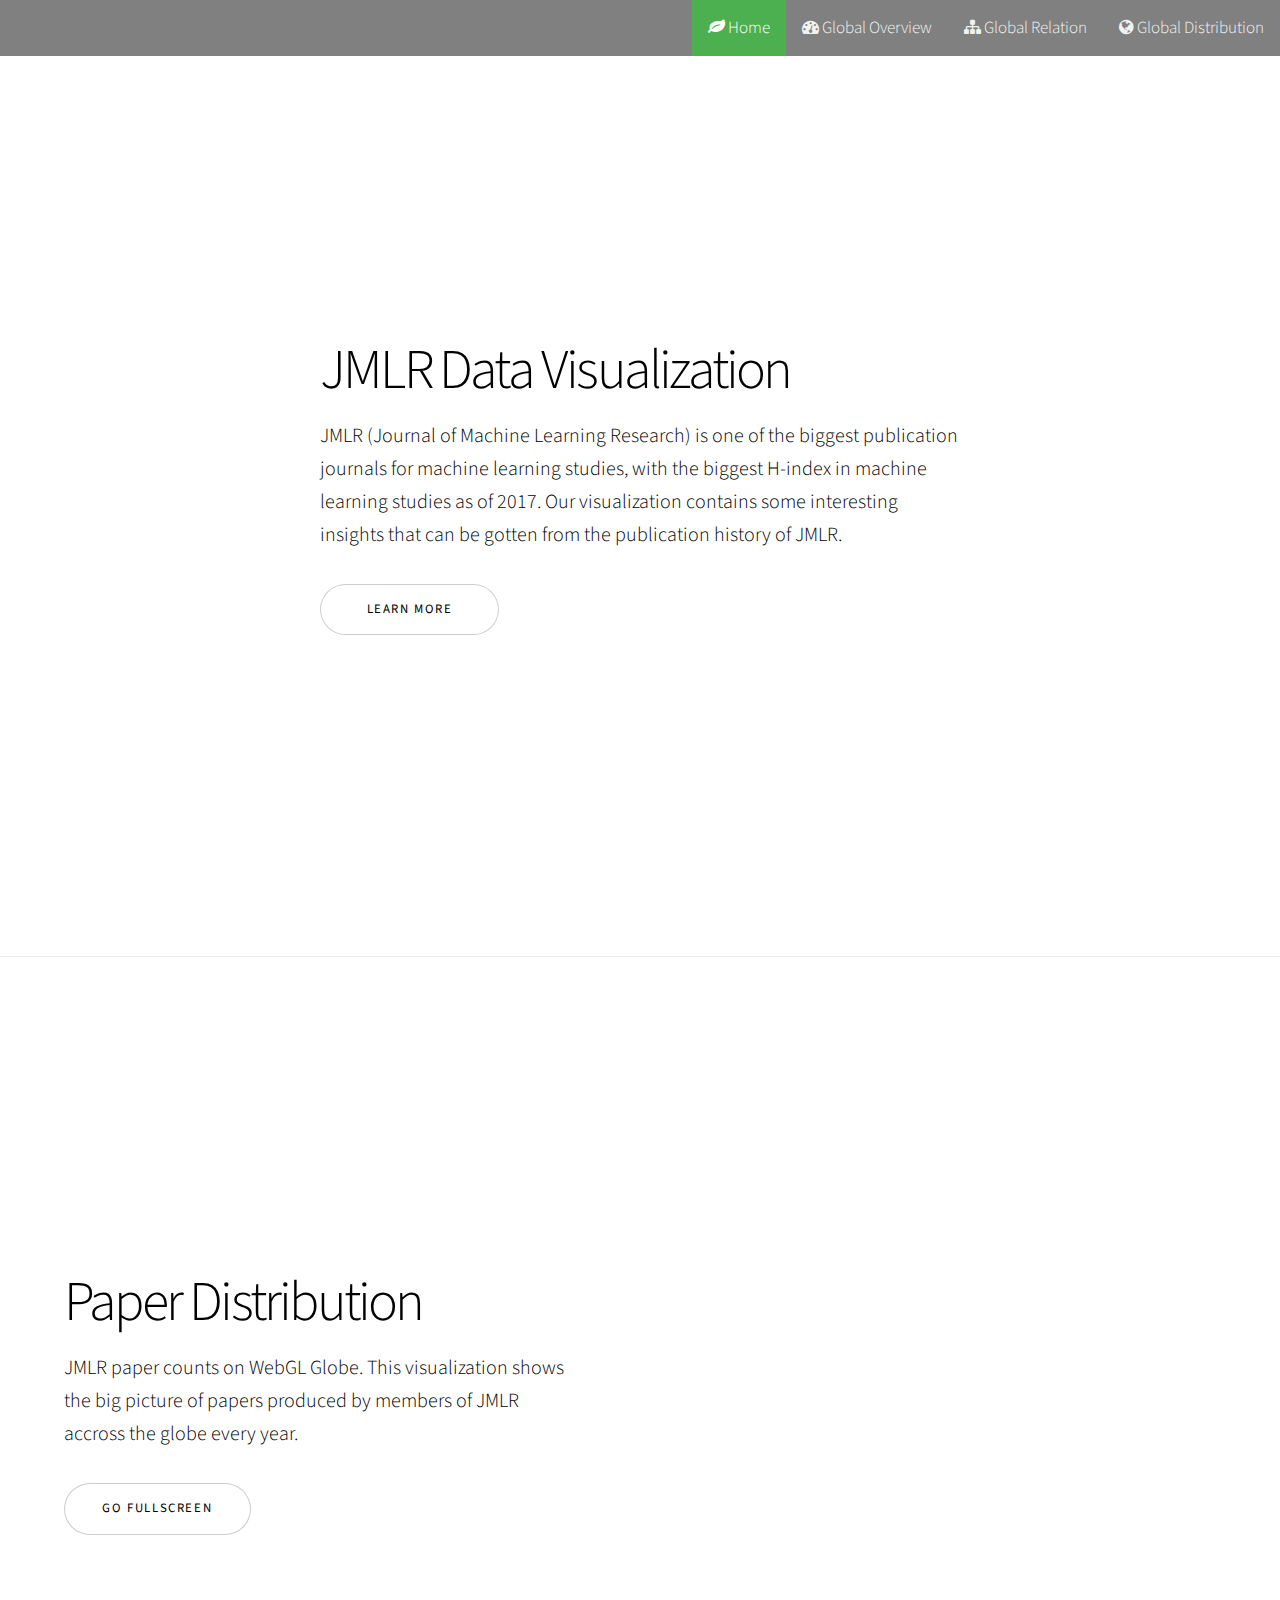
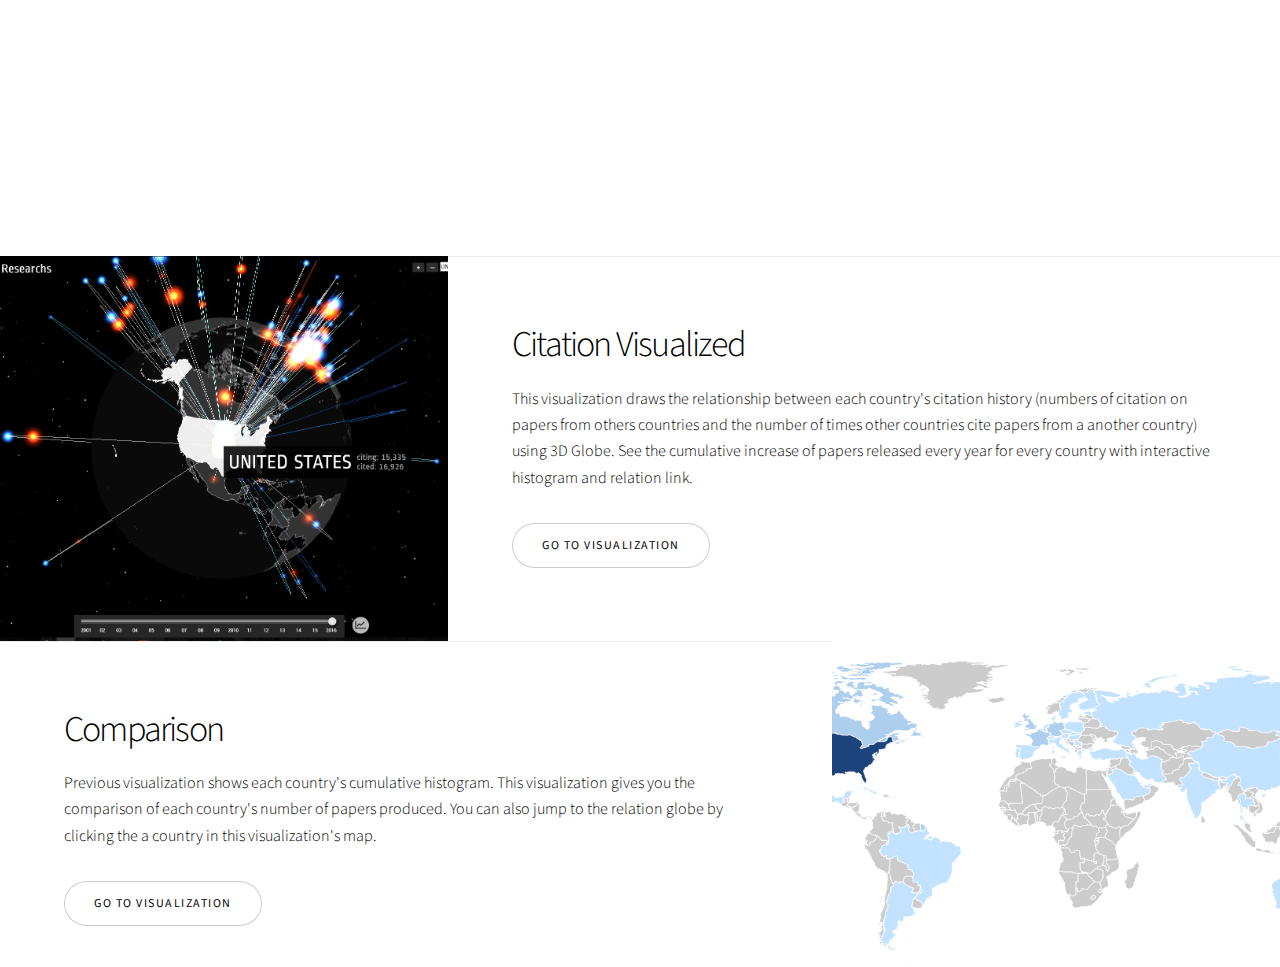
<file: index.html>
<!DOCTYPE html>
<html lang="en">
    <head>
        <title></title>
        <meta charset="UTF-8">
        <meta name="viewport" content="width=device-width, initial-scale=1">
        <meta http-equiv="refresh" content="0; url=story.html" />
    </head>
    <body>
    
    </body>
</html>
</file>
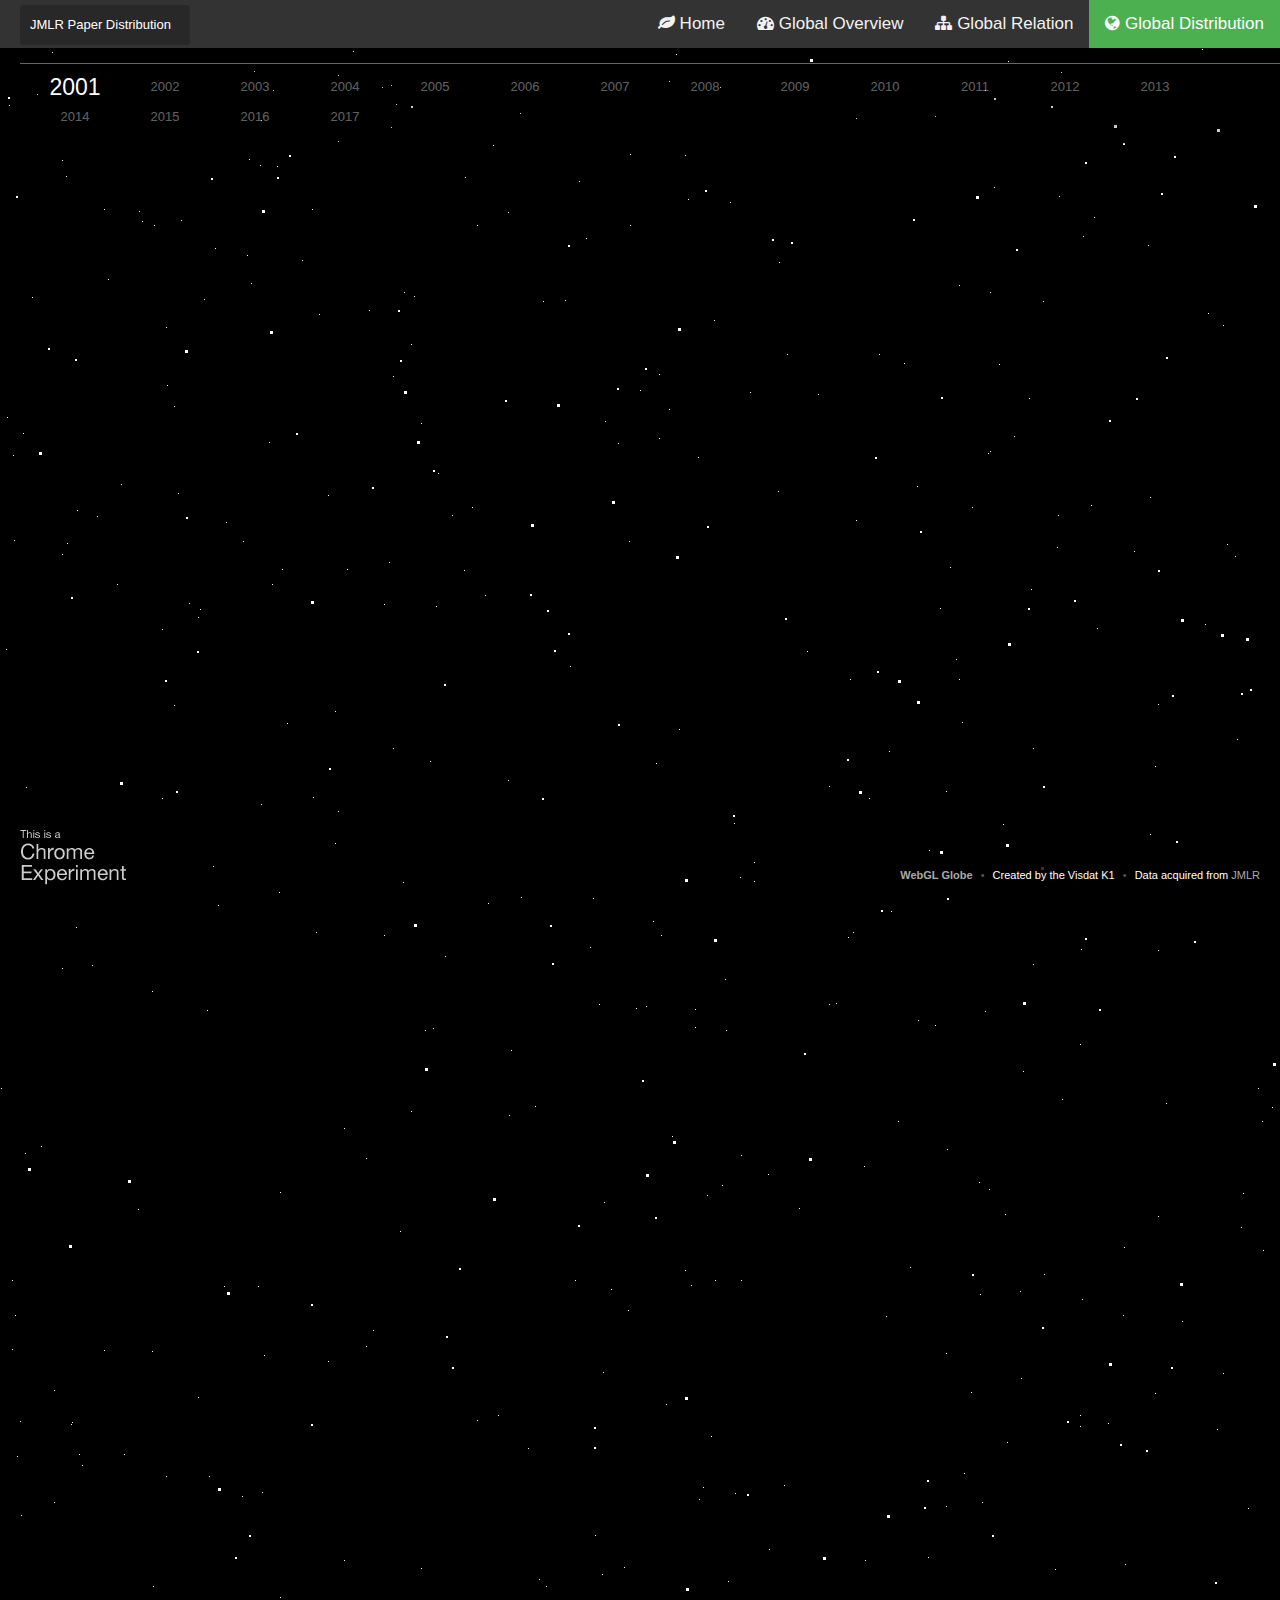
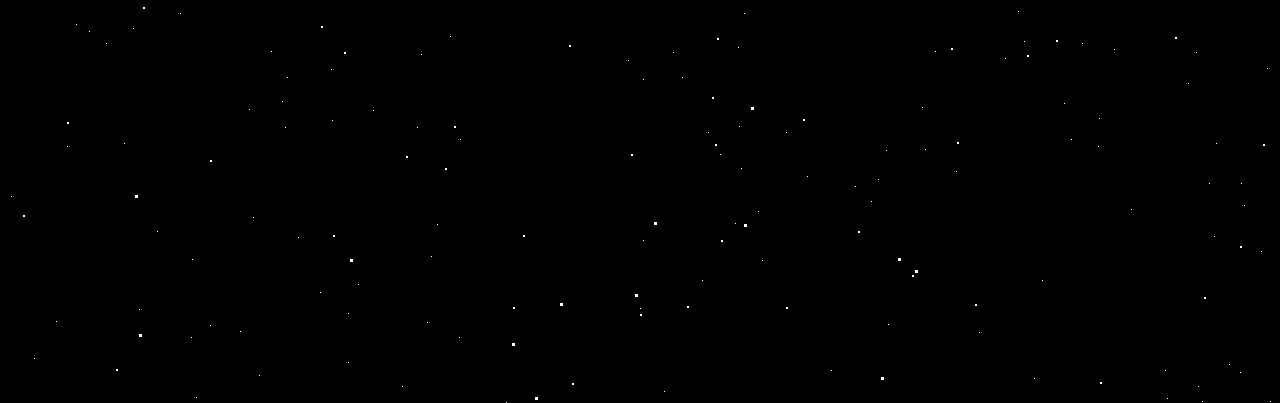
<file: distribution/index.html>
<!DOCTYPE HTML>
<html lang="en">
  <head>
    <title>WebGL Globe</title>
    <meta charset="utf-8">
    <style type="text/css">
      html {
        height: 100%;
      }
      body {
        margin: 0;
        padding: 0;
        background: #000000 url(loading.gif) center center no-repeat;
        color: #ffffff;
        font-family: Arial, Helvetica, sans-serif;
        font-size: 13px;
        line-height: 20px;
        height: 100%;
      }

      #info {

        font-size: 11px;
        position: absolute;
        bottom: 5px;
        background-color: rgba(0,0,0,0.8);
        border-radius: 3px;
        right: 10px;
        padding: 10px;

      }

      #currentInfo {
        position: absolute;
        left: 20px;
        top: 63px;

        background-color: rgba(0,0,0,0.2);

        border-top: 1px solid rgba(255,255,255,0.4);
        padding: 10px;
      }

      a {
        color: #aaa;
        text-decoration: none;
      }
      a:hover {
        text-decoration: underline;
      }

      .bull {
        padding: 0 5px;
        color: #555;
      }

      #title {
        position: absolute;
        top: 5px;
        width: 150px;
        left: 20px;
        background-color: rgba(0,0,0,0.2);
        border-radius: 3px;
        font: 20px;
        padding: 10px;
        z-index: 999;
      }

      .year {
        font: 16px;
        line-height: 26px;
        height: 30px;
        text-align: center;
        float: left;
        width: 90px;
        color: rgba(255, 255, 255, 0.4);

        cursor: pointer;
        -webkit-transition: all 0.1s ease-out;
      }

      .year.active {
        font-size: 23px;
        color: #fff;
      }

      .year:hover, {
        font-size: 23px;
        color: #ddd;
      }

      #ce span {
        display: none;
      }

      #ce {
      width: 107px;
        height: 55px;
        display: block;
        position: absolute;
        bottom: 15px;
        left: 20px;
        background: url(ce.png);
      }

    /* Add a black background color to the top navigation */
    .topnav {
        background-color: #333;
        overflow: hidden;
    }

    /* Style the links inside the navigation bar */
    .topnav a {
        float: left;
        color: #f2f2f2;
        text-align: center;
        padding: 14px 16px;
        text-decoration: none;
        font-size: 17px;
    }

    /* Change the color of links on hover */
    .topnav a:hover {
        background-color: #ddd;
        color: black;
    }

    /* Add a color to the active/current link */
    .topnav a.active {
        background-color: #4CAF50;
        color: white;
    }
    </style>
<!--    <link rel="stylesheet" href="../dashboard/assets/css/bootstrap.css" />-->
    <link href='custom.css' rel='stylesheet' type='text/css'>
      <link rel="stylesheet" href="../assets/css/nav.css" />
    
  </head>
  <body class="hide-overflow">
    <div class="topnav" id="myTopnav">
        <a class="active" href="#"><i class="ace-icon fa fa-globe"></i> Global Distribution</a>
        <a href="../relation"><i class="ace-icon fa fa-sitemap"></i> Global Relation</a>
        <a href="../dashboard"><i class="ace-icon fa fa-dashboard"></i> Global Overview</a>
        <a href="../story.html"><i class="fa fa-leaf"></i> Home</a>
    </div>
  <div id="container">
      
      </div>
  <div id="loading">
    <h2 id="loading-message">Preparing hamsters wheel ....</h2>
  </div>
  <div id='stars'></div>
  <div id='stars2'></div>
  <div id='stars3'></div>
  <div id="info">
    <strong><a href="http://www.chromeexperiments.com/globe">WebGL Globe</a></strong> <span class="bull">&bull;</span> Created by the Visdat K1 <span class="bull">&bull;</span> Data acquired from <a href="http://www.jmlr.org/">JMLR</a>
  </div>

  <div id="currentInfo">
    <span id="year2001" class="year">2001</span>
    <span id="year2002" class="year">2002</span>
    <span id="year2003" class="year">2003</span>
    <span id="year2004" class="year">2004</span>
    <span id="year2005" class="year">2005</span>
    <span id="year2006" class="year">2006</span>
    <span id="year2007" class="year">2007</span>
    <span id="year2008" class="year">2008</span>
    <span id="year2009" class="year">2009</span>
    <span id="year2010" class="year">2010</span>
    <span id="year2011" class="year">2011</span>
    <span id="year2012" class="year">2012</span>
    <span id="year2013" class="year">2013</span>
    <span id="year2014" class="year">2014</span>
    <span id="year2015" class="year">2015</span>
    <span id="year2016" class="year">2016</span>
    <span id="year2017" class="year">2017</span>
  </div>

  <div id="title">
    JMLR Paper Distribution 
  </div>

  <a id="ce" href="http://www.chromeexperiments.com/globe">
    <span>This is a Chrome Experiment</span>
  </a>

  <script type="text/javascript" src="third-party/Detector.js"></script>
  <script type="text/javascript" src="third-party/three.min.js"></script>
  <script type="text/javascript" src="third-party/Tween.js"></script>
  <script type="text/javascript" src="../public/js/lib/turf.min.js"></script>
  <script type="text/javascript" src="globe.js"></script>
  <script type="text/javascript" src="../data/countries2.js"></script>
  <script type="text/javascript" src="../data/activeCountries.js"></script>
  <script type="text/javascript" src="../data/cityFrequency.js"></script>
  
  <script type="text/javascript">
function check() {
			activeCountries.forEach(function (entry) {
				if (!countries.features.some(function (feature) {
					return feature.properties.name == entry;
				})) {
					console.log(entry);
				}
			}, this);
		}

		var countryGrid = [];
		var featureList = [];
		function initGrid() {
			countryGrid = [];
			featureList = [];
			activeCountries.forEach(function (entry) {
				var feature = countries.features.find(function (feature) {
					return feature.properties.name == entry;
				});

				featureList.push(feature);
				if (typeof feature == "undefined") {
					console.log(entry);
				} else {
					countryGrid.push({
						name: entry,
						grids: turf.coordAll(turf.pointGrid(feature, 1.5, 'degrees', true, true))
					});
				}
			}, this);
		};

		function generateData(data) {
			newData = [];
			data.forEach(yearData => {
				var newYearData = [yearData[0], []];
				yearData[1].forEach(element => {
					newYearData[1].push(element);
				});
				countryGrid.forEach(function (cg) {
					cg.grids.forEach(function (grid) {
						newYearData[1].push(grid[1], grid[0], getNearestMagnitude(yearData[1], grid[1], grid[0]))
					}, this);
				}, this);
				newData.push(newYearData);
			});

			return newData;
		};

		function getNearestMagnitude(yearData, lat, long) {
			var val = 0;
			var distance = Infinity;
			for (var i = 0; i < yearData.length / 3; ++i) {
				var offset = i * 3;
				var squaredDistance = (lat - yearData[offset]) * (lat - yearData[offset]) + (long - yearData[offset + 1]) * (long - yearData[offset + 1]);
				if (distance > squaredDistance) {
					distance = squaredDistance;
					val = yearData[offset + 2];
				}
			}
			val = val * Math.exp(-distance / 4);
			val = val == 0 ? 0.001 : val;
			return val * -1;
		}

		function getNearestValue(cities, lat, long, max, def = 0.001) {
			var val = def * max;
			var distance = Infinity;
			cities.forEach(function (city) {
				currentDistance = (lat - city.lat) * (lat - city.lat) + (long - city.long) * (long - city.long);
				if (distance > currentDistance) {
					distance = currentDistance;
					val = city.frequency;
				}
			}, this);
			val = val / max / 4;
			return val * Math.exp(-distance / 5);
		}

		if (!Detector.webgl) {
			Detector.addGetWebGLMessage();
		} else {
			document.body.style.backgroundImage = "distribution/loading.gif";
			var years = ['2001', '2002', '2003', '2004', '2005', '2006', '2007', '2008', '2009', '2010', '2011', '2012', '2013', '2014', '2015', '2016', '2017'];
			var container = document.getElementById('container');
			var globe = new DAT.Globe(container, { imgDir: './' });

			console.log(globe);
			var i, tweens = [];

			var settime = function (globe, t) {
				return function () {
					new TWEEN.Tween(globe).to({ time: t / years.length }, 500).easing(TWEEN.Easing.Cubic.EaseOut).start();
					var y = document.getElementById('year' + years[t]);
					if (y.getAttribute('class') === 'year active') {
						return;
					}
					var yy = document.getElementsByClassName('year');
					for (i = 0; i < yy.length; i++) {
						yy[i].setAttribute('class', 'year');
					}
					y.setAttribute('class', 'year active');
				};
			};

			for (var i = 0; i < years.length; i++) {
				var y = document.getElementById('year' + years[i]);
				y.addEventListener('mouseover', settime(globe, i), false);
			}

			var xhr;
			TWEEN.start();

			var points = [];
			for (var lat = -15; lat < 15; ++lat) {
				for (var long = -20; long < 20; ++long) {
					points.push(lat, long, 0.005)
				}
			}

			xhr = new XMLHttpRequest();
      xhr.open('GET', '../data/slim-pub.json', true);
      document.getElementById("loading-message").innerText = "Fetching JSON ...";
			console.log("Fetching data");
			xhr.onreadystatechange = function (e) {
				if (xhr.readyState === 4) {
					console.log("Data loaded");
					if (xhr.status === 200) {
						document.getElementById("currentInfo").hidden = false;
            var data = JSON.parse(xhr.responseText);
            document.getElementById("loading-message").innerText = "Generating nice grids ...";
						console.log("Generating nice grids");
            initGrid();
            document.getElementById("loading-message").innerText = "Generating data ...";
						data = generateData(data);
						for (i = 0; i < years.length; i++) {
							globe.addData(data[i][1], { format: 'magnitude', name: data[i][0], animated: true });
						}
						globe.createPoints();
						settime(globe, 0)();
            globe.animate();
            document.getElementById("loading").hidden = true;
            document.body.style.backgroundImage = 'none'; // remove loading
            
					}
				}
			};
			xhr.send(null);
		}
  </script>

  </body>

</html>
</file>
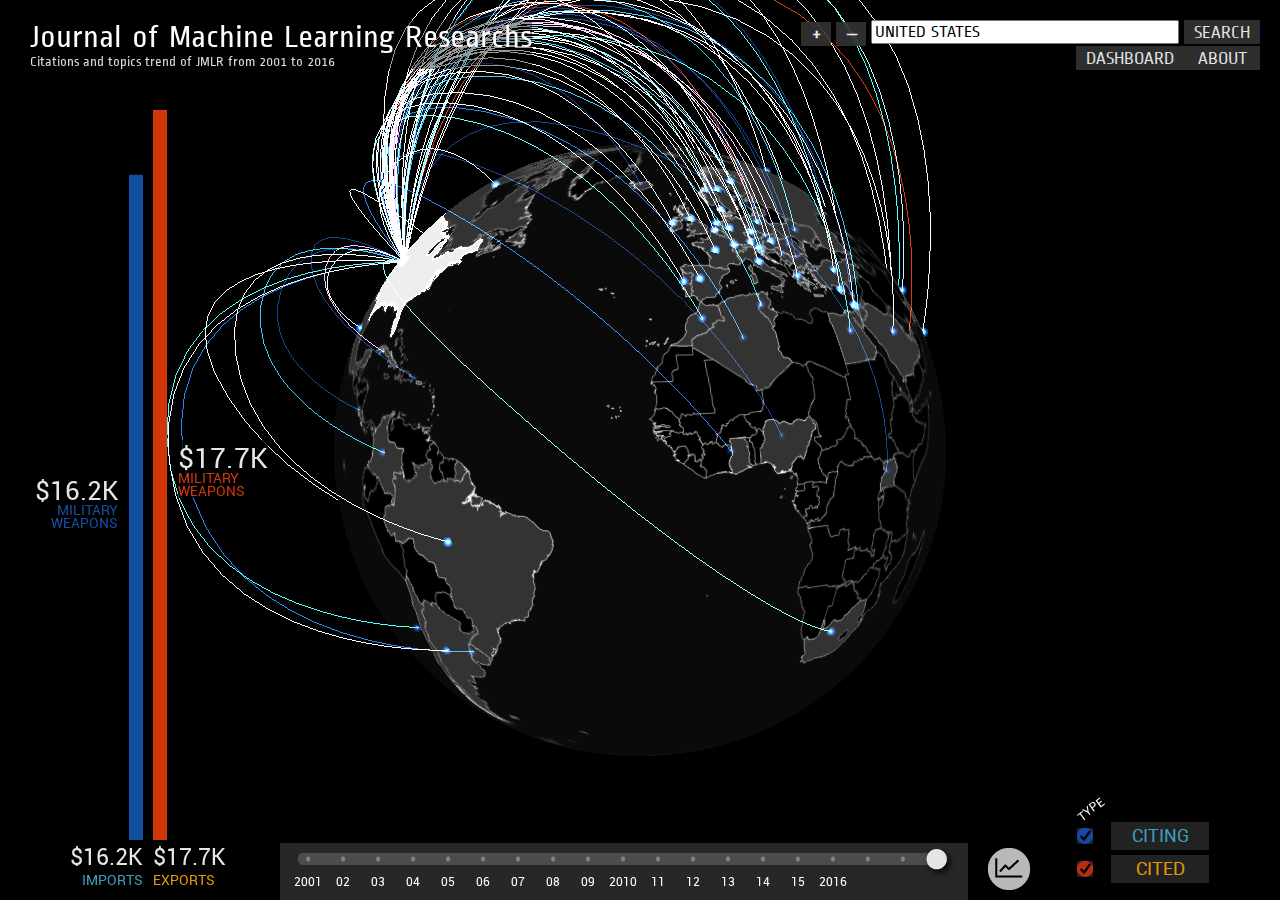
<file: relation/index.html>
<!doctype html>
<html lang="en">

<head>
	<title>Interactive Globe: JMLR Paper Citation</title>
	<meta charset="utf-8">
	<meta name="viewport" content="user-scalable=no, minimum-scale=1.0, maximum-scale=1.0, initial-scale=1">
	<link rel="stylesheet" type="text/css" href="style.css">

</head>

<body onload="start()" id="dataviz" class="">
		<div id='stars'></div>
		<div id='stars2'></div>
		<div id='stars3'></div>
	<div id="wrapper">
		<div id="loading">
			<h2>Preparing hamsters wheel ....</h2>
		</div>

		<div>
			<table id="marker_template" class="marker" style="left:'0px';top:'0px'">
				<tr>
					<td>
						<span id="countryText" class="country">
						</span>
					</td>
					<td class="detail" id="detailText">
						<!--<span id="detailText" class="detail">
			</span>-->
					</td>
				</tr>
			</table>
		</div>

		<div id="visualization">
			<!-- 2D overlay elements go in here -->

			<div id="glContainer">
				<!-- 3D webgl canvas here -->
			</div>
		</div>

		<script src="js/Detector.js"></script>
		<script src="js/Tween.js"></script>
		<script src="js/dat.gui.min.js"></script>
		<script src="js/Three.js"></script>
		<script src="js/THREEx.KeyboardState.js"></script>
		<script src="js/THREEx.WindowResize.js"></script>
		<script src="js/Stats.js"></script>
		<script src="js/jquery-1.7.1.min.js"></script>
		<script src="js/jquery-ui-1.8.21.custom.min.js"></script>
		<script src="js/RequestAnimationFrame.js"></script>
		<script src="js/ShaderExtras.js"></script>
		<script src="js/canvg.js"></script>
		<script src="js/rgbcolor.js"></script>
		<script src="js/innersvg.js"></script>

		<script src="js/util.js"></script>
		<script src="js/mousekeyboard.js"></script>
		<script src="js/datguicontrol.js"></script>
		<script src="js/dataloading.js"></script>
		<script src="js/camerastates.js"></script>
		<script src="js/geopins.js"></script>
		<script src="js/visualize.js"></script>
		<script src="js/visualize_lines.js"></script>
		<script src="js/markers.js"></script>
		<script src="js/svgtoy.js" type="text/javascript"></script>
		<script src="js/d3.v2.min.js"></script>
		<script src="js/ui.controls.js"></script>

		<script type="x-shader/x-vertex" id="vertexshader">
			uniform float amplitude;
			attribute float size;
			attribute vec3 customColor;

			varying vec3 vColor;

			void main() {

				vColor = customColor;

				vec4 mvPosition = modelViewMatrix * vec4( position, 1.0 );

				gl_PointSize = size;

				gl_Position = projectionMatrix * mvPosition;

			}
		</script>

		<script type="x-shader/x-fragment" id="fragmentshader">
			uniform vec3 color;
			uniform sampler2D texture;

			varying vec3 vColor;

			void main() {

				gl_FragColor = vec4( color * vColor, 1.0 );
				gl_FragColor = gl_FragColor * texture2D( texture, gl_PointCoord );

			}
		</script>

		<script id="globeVertexShader" type="x-shader/x-vertex">
			varying vec3 vNormal;
			varying vec2 vUv;
			void main() {
				gl_Position = projectionMatrix * modelViewMatrix * vec4( position, 1.0);
				vNormal = normalize( normalMatrix * normal );
				vUv = uv;
			}
		</script>

		<script id="globeFragmentShader" type="x-shader/x-fragment">
			uniform sampler2D mapIndex;
			uniform sampler2D lookup;
			uniform sampler2D outline;
			uniform float outlineLevel;
			varying vec3 vNormal;
			varying vec2 vUv;
			void main() {

				vec4 mapColor = texture2D( mapIndex, vUv );
				float indexedColor = mapColor.x;
				vec2 lookupUV = vec2( indexedColor, 0. );
				vec4 lookupColor = texture2D( lookup, lookupUV );
				float mask = lookupColor.x + (1.-outlineLevel) * indexedColor;
				mask = clamp(mask,0.,1.);
				float outlineColor = texture2D( outline, vUv ).x * outlineLevel;
				float diffuse = mask + outlineColor;
				gl_FragColor = vec4( vec3(diffuse), 1.  );
				// gl_FragColor = vec4( lookupColor );
				// gl_FragColor = vec4(texture2D( lookup, vUv ).xyz,1.);
			}
		</script>

		<script type="text/javascript">
			var url_string = window.location.href; //window.location.href
			var url = new URL(url_string);
			var c = url.searchParams.get("countryName");
			var selectedCountry_ = c || "UNITED STATES";
		</script>
		<script src="js/main.js" type="text/javascript"></script>

		<!-- All other hud can go here-->
		<div id="hudHeader" class="overlayCountries noPointer">
			<h1 class="noPointer">Journal of Machine Learning Researchs
				<div class="subtitle">Citations and topics trend of JMLR from 2001 to 2016 </div>
			</h1>
		</div>

		<div class="overlayCountries noPointer" id="hudButtons">
			<input type="button" value="SEARCH" class="searchBtn armsBtn pointer">
			<input type="text" name="country" class="countryTextInput pointer noMapDrag" value="INDONESIA">
			<input type="button" value="—" class="zoomBtn zoomOutBtn armsBtn pointer noMapDrag">
			<input type="button" value="+" class="zoomBtn zoomInBtn armsBtn pointer noMapDrag">
			<input type="button" value="ABOUT" class="aboutBtn armsBtn pointer">
			<input type="button" value="DASHBOARD" class="armsBtn pointer" onclick="location.href='../dashboard/index.html'">
			<br class="clear" />
		</div>
		<div id="history" class="overlayCountries noPointer">
			<div class="graph">
				<div class="close"></div>
				<div class="labels">
					<div class="change">RELATIVE PERCENT CHANGE</div>
					<div class="exports">CITED</div>
					<div class="imports">CITING</div>
					<br class="clear" />
				</div>
				<div class="container noPointer"></div>
			</div>
			<ul class="timeline pointer">
				<li>2001</li>
				<li>02</li>
				<li>03</li>
				<li>04</li>
				<li>05</li>
				<li>06</li>
				<li>07</li>
				<li>08</li>
				<li>09</li>
				<li>2010</li>
				<li>11</li>
				<li>12</li>
				<li>13</li>
				<li>14</li>
				<li>15</li>
				<li>2016</li>
				<div id="handle" class="noMapDrag"></div>
			</ul>
		</div>
		<div id="graphIcon" class="overlayCountries"></div>
		<div id="importExportBtns" class="overlayCountries" style="display:none">
			<div class="typeLabels">
				<div class="mil">Type</div>
				<br class="clear">
			</div>
			<div class="imports imex">
				<div class="mil">
					<div class="check"></div>
				</div>
				<div class="label">Citing</div>
				<br class="clear">
			</div>
			<div class="exports imex">
				<div class="mil">
					<div class="check"></div>
				</div>
				<div class="label">Cited</div>
				<br class="clear">
			</div>
			<br class="clear" />
		</div>

		<div id="aboutContainer" class='overlayCountries'>
			<div class="arrowUp"></div>
			<div id="aboutBox">
				<div class="title">Visualization</div>
				<div class="text">
					This data visualization reused the well known ArmsGlobe visualization</div>
				<div class="links">
					<br> For more info, please see the
					<a href="http://igarape.org.br/armsglobe" target="_blank">FAQs</a>.
				</div>
				<br>
				<div class="title">Data</div>
				<div class="text">
					Data was taken from JLMR with preprocessing and mining done to get suitable data.
				</div>
			</div>
		</div>
	</div>
</body>

</html>
</file>
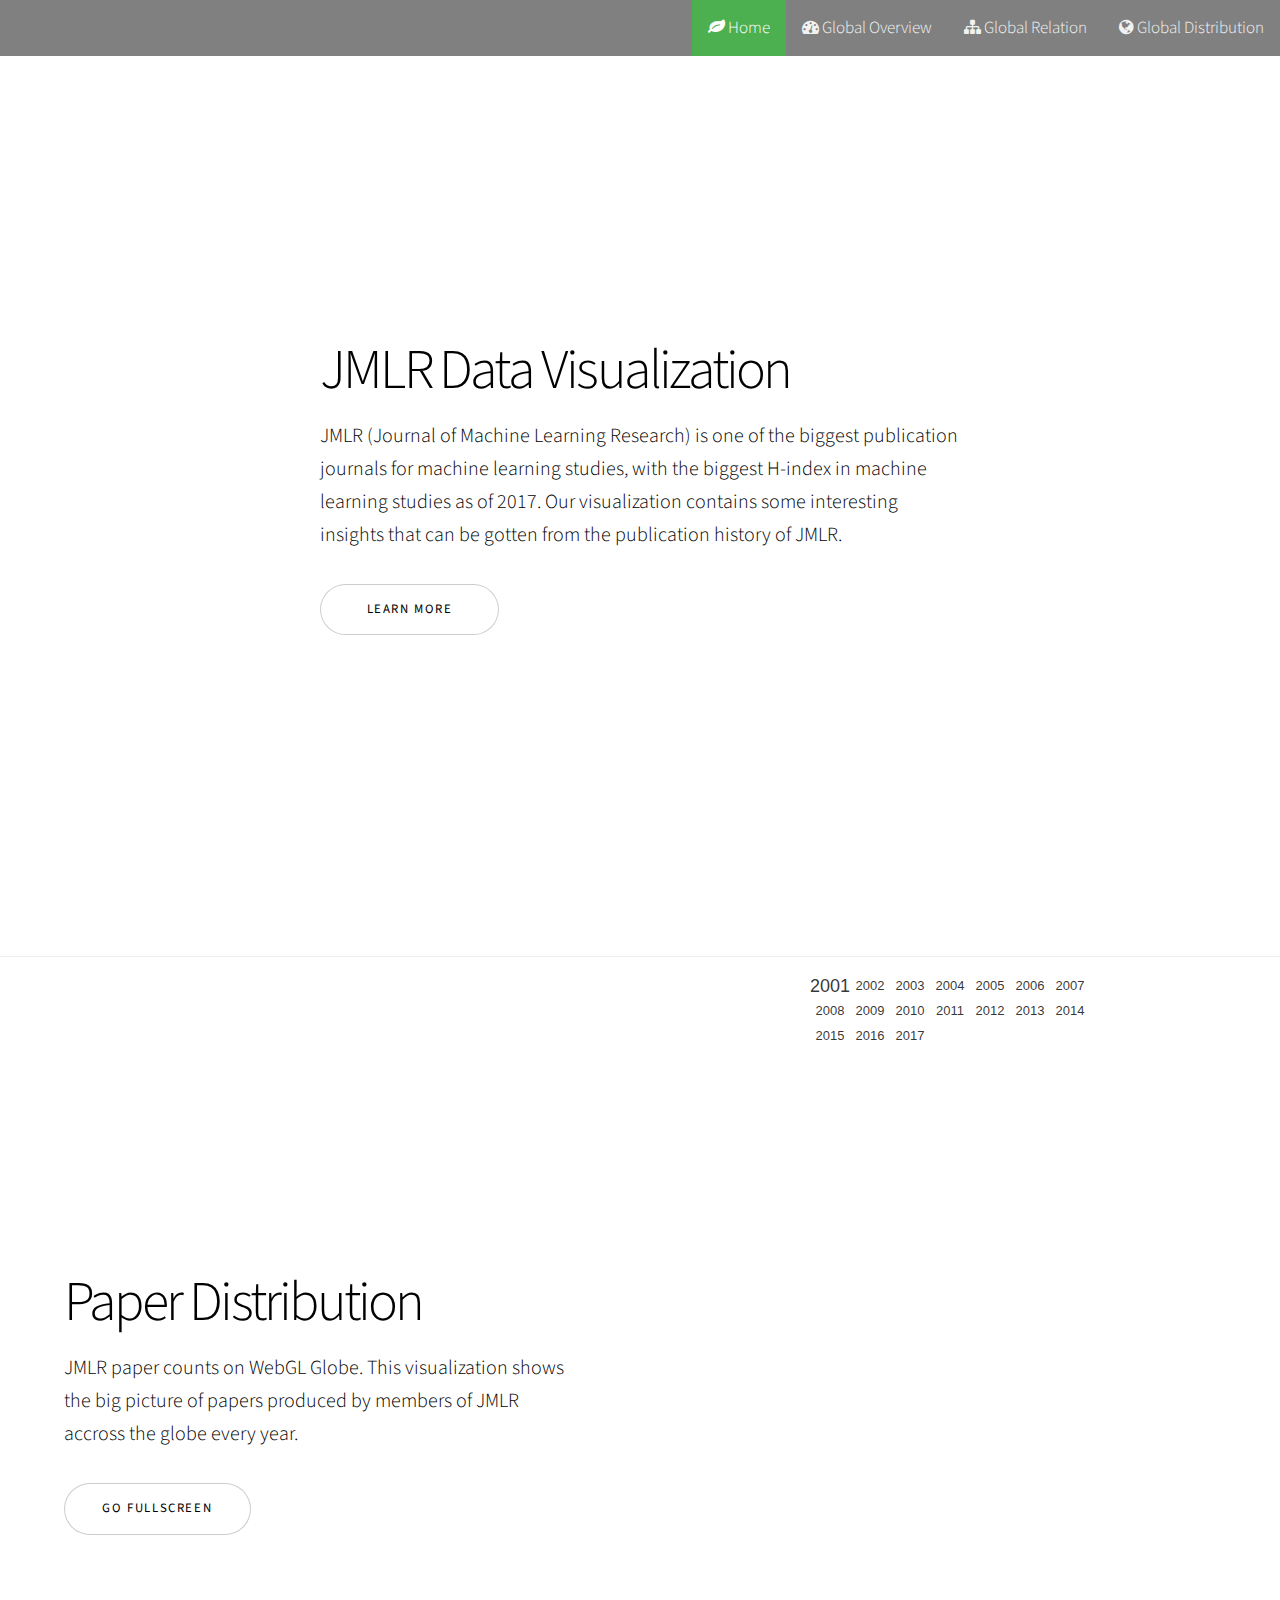
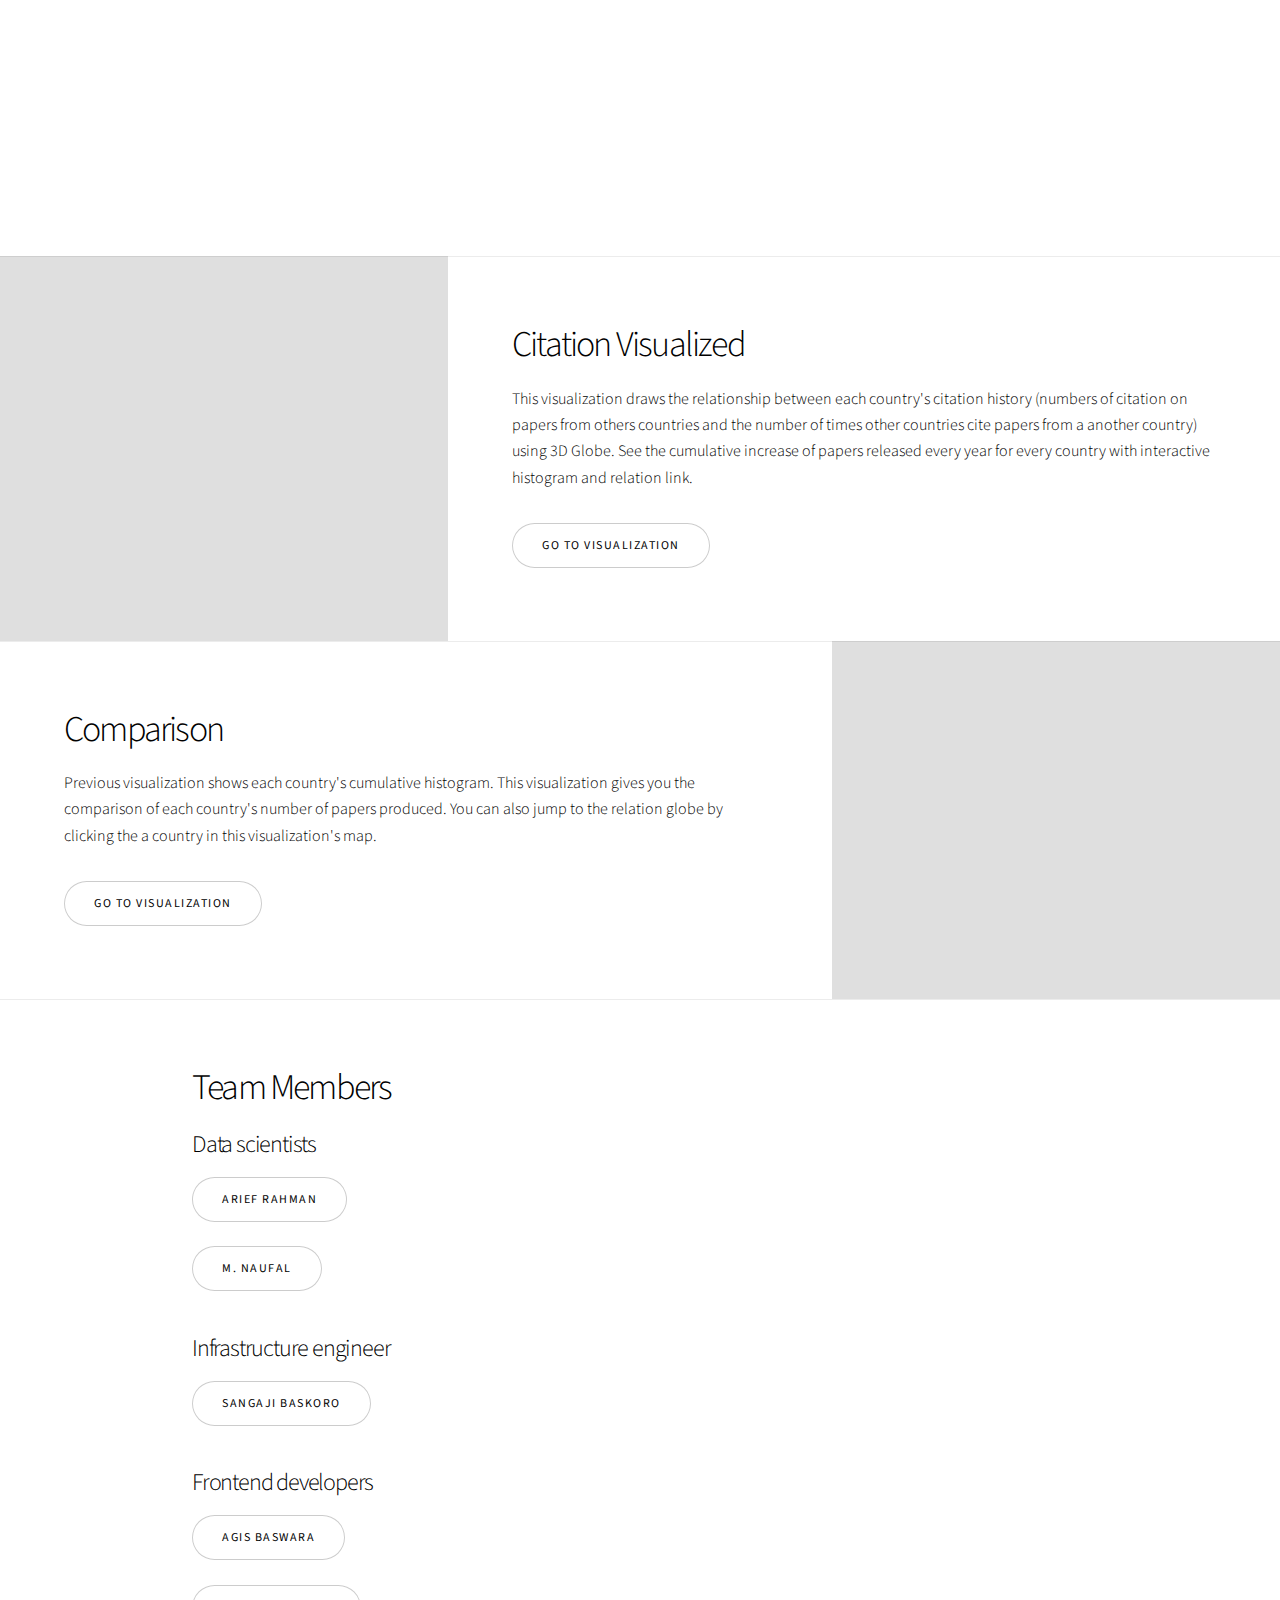
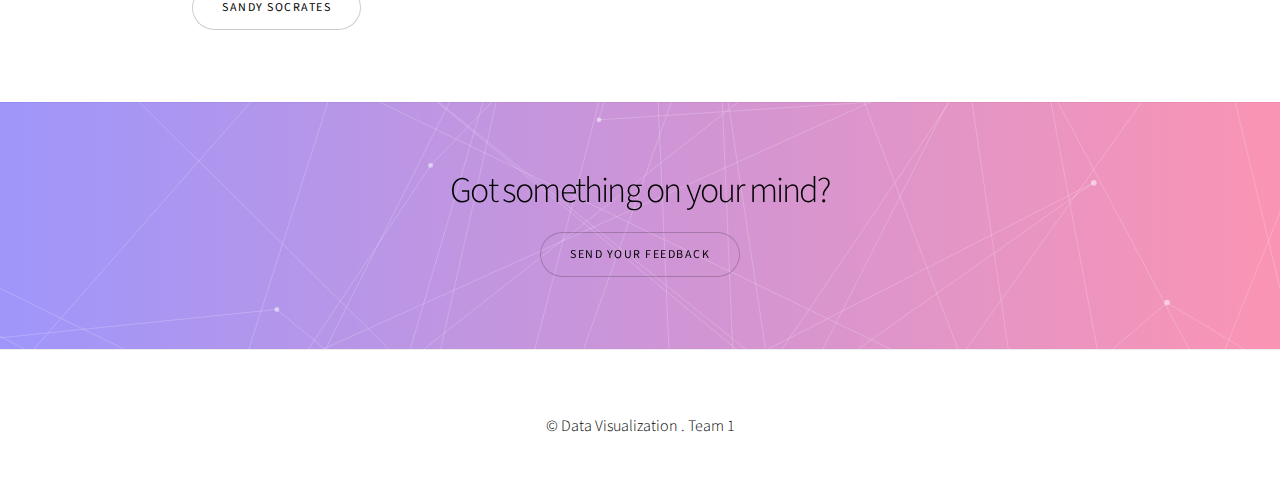
<file: story.html>
<!DOCTYPE HTML>
<html>

<head>
	<title>JMLR Data Visualization</title>
	<meta charset="utf-8" />
	<meta name="viewport" content="width=device-width, initial-scale=1" />
<!--    <link rel="stylesheet" href="dashboard/assets/css/bootstrap.min.css" />-->
	<link rel="stylesheet" href="assets/css/main.css" />
	<link rel="stylesheet" href="story.css" />
	<link rel="stylesheet" href="distribution/custom.css" />
    <link rel="stylesheet" href="assets/css/nav.css" />
	<style>
		.topnav {
        background-color: gray;
    }
	</style>
</head>

<body>
    <div class="topnav" id="myTopnav">
        <a href="distribution"><i class="ace-icon fa fa-globe"></i> Global Distribution</a>
        <a href="relation"><i class="ace-icon fa fa-sitemap"></i> Global Relation</a>
        <a href="dashboard"><i class="ace-icon fa fa-dashboard"></i> Global Overview</a>
        <a class="active" href="#home"><i class="fa fa-leaf"></i> Home</a>
    </div>

	<!-- Wrapper -->
	<div id="wrapper" class="divided">
		<section class="banner style5 orient-left content-align-left image-position-right fullscreen onload-image-fade-in onload-content-fade-right">
			<div class="content">
				<h1>JMLR Data Visualization</h1>
				<p class="major">JMLR (Journal of Machine Learning Research) is one of the biggest publication journals for machine learning studies,
					with the biggest H-index in machine learning studies as of 2017. Our visualization contains some interesting insights
					that can be gotten from the publication history of JMLR.</p>
				<ul class="actions vertical">
					<li>
						<a href="http://www.jmlr.org/" class="button big wide smooth-scroll-middle">Learn More</a>
					</li>
				</ul>
			</div>
		</section>

		<!-- One -->
		<section class="banner style1 orient-left content-align-left image-position-right fullscreen onload-image-fade-in onload-content-fade-right">
			<div class="content">
				<h1>Paper Distribution</h1>
				<p class="major">JMLR paper counts on WebGL Globe. This visualization shows the big picture of papers produced by members of JMLR accross
					the globe every year.</p>
				<ul class="actions vertical">
					<li>
						<a href="distribution/" class="button big wide smooth-scroll-middle">Go Fullscreen</a>
					</li>
				</ul>
			</div>
			<div class="image" id="side-container">
				<div id="container"></div>
				<div id="currentInfo" hidden="true" class=" onload-image-fade-in onload-content-fade-right">
					<span id="year2001" class="year">2001</span>
					<span id="year2002" class="year">2002</span>
					<span id="year2003" class="year">2003</span>
					<span id="year2004" class="year">2004</span>
					<span id="year2005" class="year">2005</span>
					<span id="year2006" class="year">2006</span>
					<span id="year2007" class="year">2007</span>
					<span id="year2008" class="year">2008</span>
					<span id="year2009" class="year">2009</span>
					<span id="year2010" class="year">2010</span>
					<span id="year2011" class="year">2011</span>
					<span id="year2012" class="year">2012</span>
					<span id="year2013" class="year">2013</span>
					<span id="year2014" class="year">2014</span>
					<span id="year2015" class="year">2015</span>
					<span id="year2016" class="year">2016</span>
					<span id="year2017" class="year">2017</span>
				</div>
			</div>
		</section>

		<!-- Two -->
		<section class="spotlight style1 orient-right content-align-left image-position-center onscroll-image-fade-in" id="first">
			<div class="content">
				<h2>Citation Visualized</h2>
				<p>This visualization draws the relationship between each country's citation history (numbers of citation on papers from
					others countries and the number of times other countries cite papers from a another country) using 3D Globe. See the
					cumulative increase of papers released every year for every country with interactive histogram and relation link.</p>
				<ul class="actions horizontal">
					<li>
						<a href="relation/" class="button">Go to Visualization</a>
					</li>
				</ul>
			</div>

			<div class="image">
				<img src="images/relation.PNG" alt="" />
			</div>
		</section>

		<!-- Three -->
		<section class="spotlight style1 orient-left content-align-left image-position-center onscroll-image-fade-in">
			<div class="content">
				<h2>Comparison</h2>
				<p>Previous visualization shows each country's cumulative histogram. This visualization gives you the comparison of each
					country's number of papers produced. You can also jump to the relation globe by clicking the a country in this visualization's
					map.</p>
				<ul class="actions vertical">
					<li>
						<a href="dashboard/" class="button">Go to Visualization</a>
					</li>
				</ul>
			</div>
			<div class="image">
				<img src="images/dashboard.PNG" alt="" /> 
			</div>
		</section>

		<!-- Four -->
		<section class="spotlight style1 orient-right content-align-left image-position-center onscroll-image-fade-in">
			<div class="content">
				<h2>Team Members</h2>
				<h3>Data scientists</h3>
				<ul class="actions vertical">
					<li>
						<a href="#" class="button">Arief Rahman</a>
					</li>
					<li>
						<a href="#" class="button">M. Naufal</a>
					</li>
				</ul>
				<h3>Infrastructure engineer</h3>
				<ul class="actions vertical">
					<li>
						<a href="#" class="button">Sangaji Baskoro</a>
					</li>
				</ul>
				<h3>Frontend developers</h3>
				<ul class="actions vertical">
					<li>
						<a href="#" class="button">Agis Baswara</a>
					</li>
					<li>
						<a href="#" class="button">Sandy Socrates</a>
					</li>
				</ul>
			</div>

		</section>
		<!-- Six -->
		<!-- <section class="wrapper style1 align-center">
			<div class="inner">
				<h2>Technology Used</h2>
				<p>This visualization were made with technologies and libraries below.</p>
				<div class="items style1 medium onscroll-fade-in">
					<section>
						<span class="icon style2 major fa-diamond"></span>
						<h3>Lorem</h3>
						<p>Lorem ipsum dolor sit amet, consectetur adipiscing elit. Morbi dui turpis, cursus eget orci amet aliquam congue semper.
							Etiam eget ultrices risus nec tempor elit.</p>
					</section>
					<section>
						<span class="icon style2 major fa-save"></span>
						<h3>Ipsum</h3>
						<p>Lorem ipsum dolor sit amet, consectetur adipiscing elit. Morbi dui turpis, cursus eget orci amet aliquam congue semper.
							Etiam eget ultrices risus nec tempor elit.</p>
					</section>
					<section>
						<span class="icon style2 major fa-bar-chart"></span>
						<h3>Dolor</h3>
						<p>Lorem ipsum dolor sit amet, consectetur adipiscing elit. Morbi dui turpis, cursus eget orci amet aliquam congue semper.
							Etiam eget ultrices risus nec tempor elit.</p>
					</section>
					<section>
						<span class="icon style2 major fa-wifi"></span>
						<h3>Amet</h3>
						<p>Lorem ipsum dolor sit amet, consectetur adipiscing elit. Morbi dui turpis, cursus eget orci amet aliquam congue semper.
							Etiam eget ultrices risus nec tempor elit.</p>
					</section>
					<section>
						<span class="icon style2 major fa-cog"></span>
						<h3>Magna</h3>
						<p>Lorem ipsum dolor sit amet, consectetur adipiscing elit. Morbi dui turpis, cursus eget orci amet aliquam congue semper.
							Etiam eget ultrices risus nec tempor elit.</p>
					</section>
					<section>
						<span class="icon style2 major fa-paper-plane"></span>
						<h3>Tempus</h3>
						<p>Lorem ipsum dolor sit amet, consectetur adipiscing elit. Morbi dui turpis, cursus eget orci amet aliquam congue semper.
							Etiam eget ultrices risus nec tempor elit.</p>
					</section>
					<section>
						<span class="icon style2 major fa-desktop"></span>
						<h3>Aliquam</h3>
						<p>Lorem ipsum dolor sit amet, consectetur adipiscing elit. Morbi dui turpis, cursus eget orci amet aliquam congue semper.
							Etiam eget ultrices risus nec tempor elit.</p>
					</section>
					<section>
						<span class="icon style2 major fa-refresh"></span>
						<h3>Elit</h3>
						<p>Lorem ipsum dolor sit amet, consectetur adipiscing elit. Morbi dui turpis, cursus eget orci amet aliquam congue semper.
							Etiam eget ultrices risus nec tempor elit.</p>
					</section>
					<section>
						<span class="icon style2 major fa-hashtag"></span>
						<h3>Morbi</h3>
						<p>Lorem ipsum dolor sit amet, consectetur adipiscing elit. Morbi dui turpis, cursus eget orci amet aliquam congue semper.
							Etiam eget ultrices risus nec tempor elit.</p>
					</section>
					<section>
						<span class="icon style2 major fa-bolt"></span>
						<h3>Turpis</h3>
						<p>Lorem ipsum dolor sit amet, consectetur adipiscing elit. Morbi dui turpis, cursus eget orci amet aliquam congue semper.
							Etiam eget ultrices risus nec tempor elit.</p>
					</section>
					<section>
						<span class="icon style2 major fa-envelope"></span>
						<h3>Ultrices</h3>
						<p>Lorem ipsum dolor sit amet, consectetur adipiscing elit. Morbi dui turpis, cursus eget orci amet aliquam congue semper.
							Etiam eget ultrices risus nec tempor elit.</p>
					</section>
					<section>
						<span class="icon style2 major fa-leaf"></span>
						<h3>Risus</h3>
						<p>Lorem ipsum dolor sit amet, consectetur adipiscing elit. Morbi dui turpis, cursus eget orci amet aliquam congue semper.
							Etiam eget ultrices risus nec tempor elit.</p>
					</section>
				</div>
			</div>
		</section> -->

		<!-- Seven -->
		<section class="banner style5 orient-left content-align-center image-position-right medium">
			<div class="content" id="feedback">
				<h2>Got something on your mind?</h2>
				<a href="https://docs.google.com/forms/d/e/1FAIpQLSe8hCknuV7J5LADHU88Lzk3imYGosF4Jj1UjI3L0Z53QM9HZg/viewform" class="button">Send Your Feedback</a>
			</div>
			<div class="image">
				<div class="gradient lines-background"></div>
			</div>
		</section>

		<!-- Footer -->
		<footer class="wrapper style1 align-center">
			<div class="inner">
				<p>&copy; Data Visualization . Team 1</p>
			</div>
		</footer>

	</div>

	<!-- Scripts -->
	<script src="assets/js/jquery.min.js"></script>
	<script src="assets/js/jquery.scrollex.min.js"></script>
	<script src="assets/js/jquery.scrolly.min.js"></script>
	<script src="assets/js/skel.min.js"></script>
	<script src="assets/js/util.js"></script>
	<script src="assets/js/main.js"></script>
	<script type="text/javascript" src="distribution/third-party/Detector.js"></script>
	<script type="text/javascript" src="distribution/third-party/three.min.js"></script>
	<script type="text/javascript" src="distribution/third-party/Tween.js"></script>
	<script type="text/javascript" src="public/js/lib/turf.min.js"></script>
	<script type="text/javascript" src="distribution/globe.js"></script>
	<script type="text/javascript" src="data/countries2.js"></script>
	<script type="text/javascript" src="data/activeCountries.js"></script>
	<script src="public/js/lib/projector.js"></script>
	<script src="public/js/lib/canvas-renderer.js"></script>
	<script src="public/js/lib/3d-lines-animation.js"></script>
	<script src="public/js/lib/color.js"></script>

	<script type="text/javascript">
		function check() {
			activeCountries.forEach(function (entry) {
				if (!countries.features.some(function (feature) {
					return feature.properties.name == entry;
				})) {
					console.log(entry);
				}
			}, this);
		}

		var countryGrid = [];
		var featureList = [];
		function initGrid() {
			countryGrid = [];
			featureList = [];
			activeCountries.forEach(function (entry) {
				var feature = countries.features.find(function (feature) {
					return feature.properties.name == entry;
				});

				featureList.push(feature);
				if (typeof feature == "undefined") {
					console.log(entry);
				} else {
					countryGrid.push({
						name: entry,
						grids: turf.coordAll(turf.pointGrid(feature, 1.5, 'degrees', true, true))
					});
				}
			}, this);
		};

		function generateData(data) {
			newData = [];
			data.forEach(yearData => {
				var newYearData = [yearData[0], []];
				yearData[1].forEach(element => {
					newYearData[1].push(element);
				});
				countryGrid.forEach(function (cg) {
					cg.grids.forEach(function (grid) {
						newYearData[1].push(grid[1], grid[0], getNearestMagnitude(yearData[1], grid[1], grid[0]))
					}, this);
				}, this);
				newData.push(newYearData);
			});

			return newData;
		};

		function getNearestMagnitude(yearData, lat, long) {
			var val = 0;
			var distance = Infinity;
			for (var i = 0; i < yearData.length / 3; ++i) {
				var offset = i * 3;
				var squaredDistance = (lat - yearData[offset]) * (lat - yearData[offset]) + (long - yearData[offset + 1]) * (long - yearData[offset + 1]);
				if (distance > squaredDistance) {
					distance = squaredDistance;
					val = yearData[offset + 2];
				}
			}
			val = val * Math.exp(-distance / 4);
			val = val == 0 ? 0.001 : val;
			return val * -1;
		}

		function getNearestValue(cities, lat, long, max, def = 0.001) {
			var val = def * max;
			var distance = Infinity;
			cities.forEach(function (city) {
				currentDistance = (lat - city.lat) * (lat - city.lat) + (long - city.long) * (long - city.long);
				if (distance > currentDistance) {
					distance = currentDistance;
					val = city.frequency;
				}
			}, this);
			val = val / max / 4;
			return val * Math.exp(-distance / 5);
		}

		if (!Detector.webgl) {
			Detector.addGetWebGLMessage();
		} else {
			document.body.style.backgroundImage = "distribution/loading.gif";
			var years = ['2001', '2002', '2003', '2004', '2005', '2006', '2007', '2008', '2009', '2010', '2011', '2012', '2013', '2014', '2015', '2016', '2017'];
			var container = document.getElementById('container');
			var globe = new DAT.Globe(container, { imgDir: 'distribution/' });

			console.log(globe);
			var i, tweens = [];

			var settime = function (globe, t) {
				return function () {
					new TWEEN.Tween(globe).to({ time: t / years.length }, 500).easing(TWEEN.Easing.Cubic.EaseOut).start();
					var y = document.getElementById('year' + years[t]);
					if (y.getAttribute('class') === 'year active') {
						return;
					}
					var yy = document.getElementsByClassName('year');
					for (i = 0; i < yy.length; i++) {
						yy[i].setAttribute('class', 'year');
					}
					y.setAttribute('class', 'year active');
				};
			};

			for (var i = 0; i < years.length; i++) {
				var y = document.getElementById('year' + years[i]);
				y.addEventListener('mouseover', settime(globe, i), false);
			}

			var xhr;
			TWEEN.start();

			var points = [];
			for (var lat = -15; lat < 15; ++lat) {
				for (var long = -20; long < 20; ++long) {
					points.push(lat, long, 0.005)
				}
			}

			xhr = new XMLHttpRequest();
			xhr.open('GET', 'data/slim-pub.json', true);
			console.log("Fetching data");
			xhr.onreadystatechange = function (e) {
				if (xhr.readyState === 4) {
					console.log("Data loaded");
					if (xhr.status === 200) {
						document.getElementById("currentInfo").hidden = false;
						var data = JSON.parse(xhr.responseText);
						console.log("Generating nice grids");
						initGrid();
						data = generateData(data);
						for (i = 0; i < years.length; i++) {
							globe.addData(data[i][1], { format: 'magnitude', name: data[i][0], animated: true });
						}
						globe.createPoints();
						settime(globe, 0)();
						globe.animate();
						document.body.style.backgroundImage = 'none'; // remove loading
					}
				}
			};
			xhr.send(null);
		}
	</script>
</body>

</html>
</file>
<file: distribution/custom.css>
.hide-overflow {
  height: 100%;
  overflow: hidden;
}

#stars {
  z-index: 0;
  width: 1px;
  height: 1px;
  background: transparent;
  box-shadow: 1431px 696px #FFF , 313px 749px #FFF , 636px 960px #FFF , 23px 385px #FFF , 1158px 902px #FFF , 1244px 1757px #FFF , 1241px 1179px #FFF , 1494px 1450px #FFF , 1660px 1699px #FFF , 682px 1629px #FFF , 338px 93px #FFF , 768px 1126px #FFF , 13px 407px #FFF , 67px 495px #FFF , 1546px 1905px #FFF , 1325px 786px #FFF , 54px 1454px #FFF , 1061px 24px #FFF , 506px 1954px #FFF , 328px 1313px #FFF , 1330px 571px #FFF , 1148px 197px #FFF , 282px 1653px #FFF , 1784px 1726px #FFF , 178px 445px #FFF , 460px 1691px #FFF , 688px 151px #FFF , 1684px 360px #FFF , 1630px 770px #FFF , 864px 1118px #FFF , 726px 982px #FFF , 26px 739px #FFF , 450px 1588px #FFF , 1261px 1803px #FFF , 1873px 410px #FFF , 1479px 604px #FFF , 1348px 377px #FFF , 280px 1549px #FFF , 1913px 108px #FFF , 425px 982px #FFF , 251px 235px #FFF , 1521px 1708px #FFF , 740px 829px #FFF , 1943px 268px #FFF , 358px 1836px #FFF , 999px 316px #FFF , 1292px 1313px #FFF , 1830px 1131px #FFF , 198px 1349px #FFF , 1008px 13px #FFF , 1319px 1870px #FFF , 180px 1565px #FFF , 661px 2000px #FFF , 1872px 442px #FFF , 956px 611px #FFF , 1417px 849px #FFF , 971px 1344px #FFF , 807px 603px #FFF , 1288px 691px #FFF , 25px 1105px #FFF , 1329px 288px #FFF , 6px 601px #FFF , 389px 514px #FFF , 734px 775px #FFF , 1978px 320px #FFF , 1422px 323px #FFF , 247px 207px #FFF , 762px 1812px #FFF , 1099px 1670px #FFF , 1871px 1071px #FFF , 1248px 1460px #FFF , 391px 79px #FFF , 947px 1101px #FFF , 261px 756px #FFF , 124px 1406px #FFF , 421px 1520px #FFF , 218px 857px #FFF , 1763px 1891px #FFF , 1815px 1199px #FFF , 382px 39px #FFF , 1081px 901px #FFF , 1373px 390px #FFF , 1431px 215px #FFF , 1930px 503px #FFF , 56px 1873px #FFF , 465px 129px #FFF , 76px 879px #FFF , 1198px 1938px #FFF , 891px 863px #FFF , 402px 1938px #FFF , 1530px 772px #FFF , 124px 1695px #FFF , 430px 713px #FFF , 1124px 1199px #FFF , 1914px 813px #FFF , 1003px 776px #FFF , 212px 1994px #FFF , 1501px 827px #FFF , 1770px 1989px #FFF , 707px 1147px #FFF , 403px 834px #FFF , 1967px 1158px #FFF , 1718px 723px #FFF , 1705px 518px #FFF , 192px 1811px #FFF , 831px 1922px #FFF , 1020px 1243px #FFF , 1237px 691px #FFF , 196px 1949px #FFF , 32px 249px #FFF , 1492px 353px #FFF , 1802px 443px #FFF , 1915px 1809px #FFF , 1734px 940px #FFF , 319px 266px #FFF , 1542px 1710px #FFF , 886px 1268px #FFF , 1235px 508px #FFF , 1005px 1166px #FFF , 886px 1702px #FFF , 1209px 1990px #FFF , 62px 506px #FFF , 1275px 1957px #FFF , 488px 855px #FFF , 320px 1844px #FFF , 1971px 1581px #FFF , 1935px 242px #FFF , 9px 57px #FFF , 695px 961px #FFF , 162px 750px #FFF , 15px 1267px #FFF , 878px 1731px #FFF , 980px 1246px #FFF , 1450px 1443px #FFF , 1497px 1278px #FFF , 787px 306px #FFF , 711px 1388px #FFF , 1844px 1365px #FFF , 1404px 1713px #FFF , 1055px 1521px #FFF , 1891px 1049px #FFF , 725px 931px #FFF , 271px 1603px #FFF , 1925px 1599px #FFF , 1472px 457px #FFF , 666px 1356px #FFF , 575px 1232px #FFF , 1397px 1312px #FFF , 1432px 203px #FFF , 373px 1662px #FFF , 741px 1107px #FFF , 1905px 18px #FFF , 1155px 1345px #FFF , 436px 558px #FFF , 1091px 457px #FFF , 344px 1512px #FFF , 1682px 1848px #FFF , 1861px 102px #FFF , 962px 674px #FFF , 1158px 1168px #FFF , 1208px 265px #FFF , 249px 1661px #FFF , 1033px 916px #FFF , 599px 956px #FFF , 985px 42px #FFF , 630px 177px #FFF , 1752px 1000px #FFF , 204px 251px #FFF , 735px 1445px #FFF , 1968px 355px #FFF , 971px 1977px #FFF , 1461px 300px #FFF , 1280px 777px #FFF , 1847px 1990px #FFF , 71px 1376px #FFF , 758px 1763px #FFF , 1388px 732px #FFF , 1911px 623px #FFF , 1321px 374px #FFF , 1031px 541px #FFF , 1929px 699px #FFF , 1337px 504px #FFF , 720px 1706px #FFF , 260px 117px #FFF , 1673px 229px #FFF , 1450px 1998px #FFF , 1263px 1202px #FFF , 1973px 1434px #FFF , 590px 899px #FFF , 1520px 1060px #FFF , 1695px 1691px #FFF , 836px 955px #FFF , 1059px 148px #FFF , 138px 1161px #FFF , 174px 358px #FFF , 730px 154px #FFF , 104px 161px #FFF , 1999px 367px #FFF , 917px 438px #FFF , 1155px 718px #FFF , 1530px 1686px #FFF , 1408px 1518px #FFF , 1701px 1395px #FFF , 672px 1088px #FFF , 404px 244px #FFF , 287px 675px #FFF , 1165px 1922px #FFF , 1080px 996px #FFF , 1630px 48px #FFF , 1661px 1041px #FFF , 698px 409px #FFF , 643px 1631px #FFF , 97px 468px #FFF , 1123px 1267px #FFF , 1945px 200px #FFF , 54px 1342px #FFF , 1971px 1633px #FFF , 1804px 1213px #FFF , 1368px 1732px #FFF , 595px 1487px #FFF , 152px 943px #FFF , 1994px 1332px #FFF , 778px 443px #FFF , 990px 403px #FFF , 673px 1604px #FFF , 982px 1454px #FFF , 1240px 1924px #FFF , 273px 42px #FFF , 1919px 1872px #FFF , 1471px 633px #FFF , 646px 958px #FFF , 11px 1748px #FFF , 604px 1154px #FFF , 1360px 96px #FFF , 989px 1141px #FFF , 12px 1301px #FFF , 1481px 99px #FFF , 52px 4px #FFF , 262px 1444px #FFF , 1021px 1330px #FFF , 1287px 202px #FFF , 259px 1927px #FFF , 117px 536px #FFF , 509px 1067px #FFF , 1471px 763px #FFF , 1775px 1859px #FFF , 396px 56px #FFF , 133px 1580px #FFF , 452px 467px #FFF , 1594px 1626px #FFF , 335px 795px #FFF , 272px 536px #FFF , 1727px 672px #FFF , 659px 326px #FFF , 1545px 1214px #FFF , 784px 1437px #FFF , 1830px 103px #FFF , 685px 107px #FFF , 1542px 117px #FFF , 1870px 15px #FFF , 656px 715px #FFF , 1166px 1055px #FFF , 850px 631px #FFF , 174px 657px #FFF , 384px 887px #FFF , 959px 631px #FFF , 643px 1792px #FFF , 393px 328px #FFF , 1488px 509px #FFF , 508px 732px #FFF , 769px 1501px #FFF , 1029px 350px #FFF , 200px 561px #FFF , 1665px 1364px #FFF , 1966px 393px #FFF , 1305px 21px #FFF , 279px 844px #FFF , 76px 1576px #FFF , 535px 1058px #FFF , 1545px 1961px #FFF , 685px 1222px #FFF , 1612px 1667px #FFF , 1024px 1593px #FFF , 1043px 253px #FFF , 1923px 1570px #FFF , 1590px 194px #FFF , 1722px 1361px #FFF , 539px 1531px #FFF , 391px 37px #FFF , 1592px 618px #FFF , 1971px 12px #FFF , 968px 1998px #FFF , 1007px 1394px #FFF , 922px 1659px #FFF , 904px 315px #FFF , 1205px 576px #FFF , 799px 1160px #FFF , 1082px 1595px #FFF , 1209px 1735px #FFF , 1241px 1735px #FFF , 754px 814px #FFF , 754px 833px #FFF , 348px 1914px #FFF , 393px 700px #FFF , 1px 1040px #FFF , 1290px 1497px #FFF , 316px 884px #FFF , 679px 681px #FFF , 34px 1910px #FFF , 624px 1519px #FFF , 139px 1861px #FFF , 865px 1512px #FFF , 14px 492px #FFF , 1134px 503px #FFF , 1286px 558px #FFF , 1874px 922px #FFF , 224px 1238px #FFF , 889px 703px #FFF , 1555px 1939px #FFF , 1947px 1368px #FFF , 653px 873px #FFF , 7px 369px #FFF , 1617px 1235px #FFF , 661px 887px #FFF , 139px 163px #FFF , 414px 248px #FFF , 1196px 1604px #FFF , 472px 459px #FFF , 264px 1307px #FFF , 1082px 1251px #FFF , 153px 1538px #FFF , 1830px 66px #FFF , 853px 884px #FFF , 1284px 914px #FFF , 166px 279px #FFF , 1262px 1073px #FFF , 189px 555px #FFF , 715px 1232px #FFF , 1325px 782px #FFF , 925px 1977px #FFF , 925px 1701px #FFF , 1258px 1040px #FFF , 72px 1374px #FFF , 1543px 1640px #FFF , 89px 1583px #FFF , 1776px 530px #FFF , 1131px 1761px #FFF , 1595px 1517px #FFF , 1320px 677px #FFF , 871px 1753px #FFF , 511px 1002px #FFF , 1660px 563px #FFF , 298px 1789px #FFF , 485px 547px #FFF , 946px 1305px #FFF , 1976px 1855px #FFF , 1292px 1416px #FFF , 1267px 1620px #FFF , 1352px 641px #FFF , 1704px 801px #FFF , 1662px 1158px #FFF , 856px 472px #FFF , 210px 1877px #FFF , 92px 917px #FFF , 157px 1783px #FFF , 744px 1565px #FFF , 1738px 108px #FFF , 946px 1458px #FFF , 605px 373px #FFF , 1972px 1717px #FFF , 269px 394px #FFF , 935px 68px #FFF , 1908px 734px #FFF , 344px 1080px #FFF , 741px 1232px #FFF , 1805px 548px #FFF , 750px 344px #FFF , 1343px 1406px #FFF , 695px 979px #FFF , 1487px 25px #FFF , 1348px 998px #FFF , 1062px 1051px #FFF , 964px 1425px #FFF , 935px 977px #FFF , 67px 1698px #FFF , 1875px 991px #FFF , 1393px 119px #FFF , 41px 1098px #FFF , 411px 1063px #FFF , 1597px 22px #FFF , 1322px 765px #FFF , 167px 337px #FFF , 1229px 1916px #FFF , 240px 1883px #FFF , 302px 212px #FFF , 437px 1776px #FFF , 1723px 1037px #FFF , 1167px 1950px #FFF , 373px 1282px #FFF , 1734px 928px #FFF , 1673px 1996px #FFF , 818px 346px #FFF , 104px 1302px #FFF , 1802px 1053px #FFF , 1861px 1394px #FFF , 602px 1526px #FFF , 579px 133px #FFF , 1621px 328px #FFF , 66px 128px #FFF , 1341px 1787px #FFF , 735px 1775px #FFF , 198px 569px #FFF , 1966px 275px #FFF , 213px 818px #FFF , 1365px 266px #FFF , 629px 493px #FFF , 1227px 496px #FFF , 77px 462px #FFF , 603px 1324px #FFF , 1758px 1905px #FFF , 1794px 296px #FFF , 786px 1684px #FFF , 918px 972px #FFF , 431px 1808px #FFF , 1550px 1930px #FFF , 1570px 1928px #FFF , 421px 1606px #FFF , 1877px 853px #FFF , 829px 956px #FFF , 108px 231px #FFF , 1640px 510px #FFF , 858px 1975px #FFF , 990px 244px #FFF , 1729px 1156px #FFF , 1114px 1601px #FFF , 1739px 386px #FFF , 1779px 287px #FFF , 1949px 413px #FFF , 1202px 1px #FFF , 1612px 1252px #FFF , 1927px 1866px #FFF , 738px 1599px #FFF , 959px 237px #FFF , 1080px 1367px #FFF , 17px 1408px #FFF , 1739px 559px #FFF , 1284px 764px #FFF , 1848px 702px #FFF , 366px 1110px #FFF , 209px 1428px #FFF , 1080px 1378px #FFF , 940px 560px #FFF , 1150px 786px #FFF , 1889px 811px #FFF , 1406px 1596px #FFF , 1023px 1023px #FFF , 166px 1428px #FFF , 1626px 851px #FFF , 1741px 360px #FFF , 1315px 644px #FFF , 1188px 1635px #FFF , 570px 618px #FFF , 739px 1678px #FFF , 445px 908px #FFF , 910px 1219px #FFF , 1600px 861px #FFF , 1347px 131px #FFF , 1018px 1563px #FFF , 779px 214px #FFF , 1058px 467px #FFF , 438px 425px #FFF , 1549px 1983px #FFF , 421px 375px #FFF , 856px 70px #FFF , 1798px 1080px #FFF , 1335px 777px #FFF , 1334px 1622px #FFF , 332px 1672px #FFF , 285px 1679px #FFF , 1928px 1066px #FFF , 1158px 656px #FFF , 1512px 569px #FFF , 1150px 449px #FFF , 328px 447px #FFF , 1916px 131px #FFF , 154px 177px #FFF , 1857px 313px #FFF , 12px 1232px #FFF , 994px 139px #FFF , 640px 342px #FFF , 1057px 499px #FFF , 152px 1303px #FFF , 369px 262px #FFF , 1594px 818px #FFF , 1303px 1310px #FFF , 242px 1448px #FFF , 1480px 1758px #FFF , 611px 1959px #FFF , 728px 1533px #FFF , 1728px 419px #FFF , 950px 519px #FFF , 1602px 314px #FFF , 1589px 1667px #FFF , 326px 1972px #FFF , 433px 980px #FFF , 384px 556px #FFF , 543px 253px #FFF , 1354px 463px #FFF , 935px 1603px #FFF , 1282px 1097px #FFF , 347px 521px #FFF , 1420px 1606px #FFF , 82px 1417px #FFF , 1427px 441px #FFF , 1710px 324px #FFF , 929px 802px #FFF , 1927px 283px #FFF , 106px 1595px #FFF , 1094px 169px #FFF , 807px 1728px #FFF , 640px 1860px #FFF , 1571px 1281px #FFF , 508px 164px #FFF , 1321px 1687px #FFF , 338px 27px #FFF , 1820px 1054px #FFF , 1033px 700px #FFF , 1974px 853px #FFF , 628px 1612px #FFF , 1703px 1621px #FFF , 282px 521px #FFF , 1686px 126px #FFF , 498px 1367px #FFF , 1214px 1788px #FFF , 121px 436px #FFF , 928px 1509px #FFF , 1360px 1432px #FFF , 1752px 383px #FFF , 1812px 1202px #FFF , 1576px 706px #FFF , 1889px 291px #FFF , 898px 1073px #FFF , 1726px 1511px #FFF , 353px 3px #FFF , 1487px 462px #FFF , 1400px 732px #FFF , 1996px 1671px #FFF , 1639px 1273px #FFF , 720px 39px #FFF , 1034px 1930px #FFF , 985px 963px #FFF , 162px 581px #FFF , 1476px 150px #FFF , 1501px 1238px #FFF , 62px 920px #FFF , 676px 6px #FFF , 335px 663px #FFF , 1125px 1516px #FFF , 1428px 287px #FFF , 366px 1298px #FFF , 714px 272px #FFF , 215px 200px #FFF , 565px 252px #FFF , 1303px 88px #FFF , 703px 1439px #FFF , 1071px 1691px #FFF , 1949px 361px #FFF , 181px 172px #FFF , 722px 1137px #FFF , 287px 1629px #FFF , 822px 1981px #FFF , 1618px 1256px #FFF , 253px 1769px #FFF , 1692px 1258px #FFF , 988px 405px #FFF , 1798px 1728px #FFF , 348px 1865px #FFF , 618px 395px #FFF , 338px 763px #FFF , 142px 173px #FFF , 1490px 609px #FFF , 182px 1979px #FFF , 1042px 1832px #FFF , 1283px 1323px #FFF , 855px 1738px #FFF , 879px 306px #FFF , 37px 46px #FFF , 702px 1832px #FFF , 888px 1876px #FFF , 331px 1621px #FFF , 741px 1720px #FFF , 1994px 1351px #FFF , 1356px 1629px #FFF , 1757px 644px #FFF , 258px 1238px #FFF , 1044px 1226px #FFF , 254px 23px #FFF , 1272px 1059px #FFF , 417px 1679px #FFF , 1270px 1953px #FFF , 493px 97px #FFF , 946px 743px #FFF , 1097px 580px #FFF , 1288px 1477px #FFF , 1837px 839px #FFF , 1679px 304px #FFF , 1625px 1514px #FFF , 979px 1134px #FFF , 411px 296px #FFF , 664px 1943px #FFF , 521px 849px #FFF , 1871px 272px #FFF , 62px 112px #FFF , 1243px 1145px #FFF , 1910px 1946px #FFF , 1374px 782px #FFF , 400px 1183px #FFF , 520px 65px #FFF , 1314px 1316px #FFF , 1859px 1119px #FFF , 1656px 260px #FFF , 1281px 315px #FFF , 477px 1372px #FFF , 464px 522px #FFF , 1831px 105px #FFF , 79px 1406px #FFF , 1880px 477px #FFF , 427px 1874px #FFF , 979px 1884px #FFF , 1014px 388px #FFF , 1098px 1698px #FFF , 1289px 1467px #FFF , 1108px 1375px #FFF , 459px 1889px #FFF , 956px 1723px #FFF , 691px 1237px #FFF , 1628px 1013px #FFF , 1439px 1507px #FFF , 586px 190px #FFF , 546px 1538px #FFF , 1374px 1401px #FFF , 708px 1684px #FFF , 1786px 748px #FFF , 1182px 1273px #FFF , 243px 493px #FFF , 1795px 1387px #FFF , 1803px 245px #FFF , 669px 33px #FFF , 611px 1241px #FFF , 1216px 1695px #FFF , 1434px 1323px #FFF , 1884px 1372px #FFF , 1305px 225px #FFF , 1552px 482px #FFF , 1223px 1325px #FFF , 1682px 1345px #FFF , 280px 1144px #FFF , 848px 889px #FFF , 630px 106px #FFF , 1846px 1025px #FFF , 191px 1889px #FFF , 869px 750px #FFF , 1223px 277px #FFF , 1379px 1545px #FFF , 1217px 1381px #FFF , 277px 118px #FFF , 1653px 1716px #FFF , 699px 1451px #FFF , 1401px 1695px #FFF , 1083px 188px #FFF , 659px 390px #FFF , 1458px 250px #FFF , 1982px 1297px #FFF , 1608px 6px #FFF , 1005px 1610px #FFF , 249px 111px #FFF , 1828px 855px #FFF , 1875px 1900px #FFF , 1483px 280px #FFF , 536px 1977px #FFF , 628px 1262px #FFF , 207px 962px #FFF , 829px 738px #FFF , 1611px 1783px #FFF , 261px 72px #FFF , 1995px 449px #FFF , 1352px 633px #FFF , 1383px 1907px #FFF , 1834px 1303px #FFF , 312px 161px #FFF , 528px 1400px #FFF , 669px 361px #FFF , 1404px 1962px #FFF , 972px 459px #FFF , 1064px 1655px #FFF , 477px 177px #FFF , 226px 474px #FFF , 21px 1467px #FFF , 593px 850px #FFF , 20px 1373px #FFF;
  animation: animStar 50s linear infinite;
}
#stars:after {
  content: " ";
  position: absolute;
  top: 2000px;
  width: 1px;
  height: 1px;
  background: transparent;
  box-shadow: 1431px 696px #FFF , 313px 749px #FFF , 636px 960px #FFF , 23px 385px #FFF , 1158px 902px #FFF , 1244px 1757px #FFF , 1241px 1179px #FFF , 1494px 1450px #FFF , 1660px 1699px #FFF , 682px 1629px #FFF , 338px 93px #FFF , 768px 1126px #FFF , 13px 407px #FFF , 67px 495px #FFF , 1546px 1905px #FFF , 1325px 786px #FFF , 54px 1454px #FFF , 1061px 24px #FFF , 506px 1954px #FFF , 328px 1313px #FFF , 1330px 571px #FFF , 1148px 197px #FFF , 282px 1653px #FFF , 1784px 1726px #FFF , 178px 445px #FFF , 460px 1691px #FFF , 688px 151px #FFF , 1684px 360px #FFF , 1630px 770px #FFF , 864px 1118px #FFF , 726px 982px #FFF , 26px 739px #FFF , 450px 1588px #FFF , 1261px 1803px #FFF , 1873px 410px #FFF , 1479px 604px #FFF , 1348px 377px #FFF , 280px 1549px #FFF , 1913px 108px #FFF , 425px 982px #FFF , 251px 235px #FFF , 1521px 1708px #FFF , 740px 829px #FFF , 1943px 268px #FFF , 358px 1836px #FFF , 999px 316px #FFF , 1292px 1313px #FFF , 1830px 1131px #FFF , 198px 1349px #FFF , 1008px 13px #FFF , 1319px 1870px #FFF , 180px 1565px #FFF , 661px 2000px #FFF , 1872px 442px #FFF , 956px 611px #FFF , 1417px 849px #FFF , 971px 1344px #FFF , 807px 603px #FFF , 1288px 691px #FFF , 25px 1105px #FFF , 1329px 288px #FFF , 6px 601px #FFF , 389px 514px #FFF , 734px 775px #FFF , 1978px 320px #FFF , 1422px 323px #FFF , 247px 207px #FFF , 762px 1812px #FFF , 1099px 1670px #FFF , 1871px 1071px #FFF , 1248px 1460px #FFF , 391px 79px #FFF , 947px 1101px #FFF , 261px 756px #FFF , 124px 1406px #FFF , 421px 1520px #FFF , 218px 857px #FFF , 1763px 1891px #FFF , 1815px 1199px #FFF , 382px 39px #FFF , 1081px 901px #FFF , 1373px 390px #FFF , 1431px 215px #FFF , 1930px 503px #FFF , 56px 1873px #FFF , 465px 129px #FFF , 76px 879px #FFF , 1198px 1938px #FFF , 891px 863px #FFF , 402px 1938px #FFF , 1530px 772px #FFF , 124px 1695px #FFF , 430px 713px #FFF , 1124px 1199px #FFF , 1914px 813px #FFF , 1003px 776px #FFF , 212px 1994px #FFF , 1501px 827px #FFF , 1770px 1989px #FFF , 707px 1147px #FFF , 403px 834px #FFF , 1967px 1158px #FFF , 1718px 723px #FFF , 1705px 518px #FFF , 192px 1811px #FFF , 831px 1922px #FFF , 1020px 1243px #FFF , 1237px 691px #FFF , 196px 1949px #FFF , 32px 249px #FFF , 1492px 353px #FFF , 1802px 443px #FFF , 1915px 1809px #FFF , 1734px 940px #FFF , 319px 266px #FFF , 1542px 1710px #FFF , 886px 1268px #FFF , 1235px 508px #FFF , 1005px 1166px #FFF , 886px 1702px #FFF , 1209px 1990px #FFF , 62px 506px #FFF , 1275px 1957px #FFF , 488px 855px #FFF , 320px 1844px #FFF , 1971px 1581px #FFF , 1935px 242px #FFF , 9px 57px #FFF , 695px 961px #FFF , 162px 750px #FFF , 15px 1267px #FFF , 878px 1731px #FFF , 980px 1246px #FFF , 1450px 1443px #FFF , 1497px 1278px #FFF , 787px 306px #FFF , 711px 1388px #FFF , 1844px 1365px #FFF , 1404px 1713px #FFF , 1055px 1521px #FFF , 1891px 1049px #FFF , 725px 931px #FFF , 271px 1603px #FFF , 1925px 1599px #FFF , 1472px 457px #FFF , 666px 1356px #FFF , 575px 1232px #FFF , 1397px 1312px #FFF , 1432px 203px #FFF , 373px 1662px #FFF , 741px 1107px #FFF , 1905px 18px #FFF , 1155px 1345px #FFF , 436px 558px #FFF , 1091px 457px #FFF , 344px 1512px #FFF , 1682px 1848px #FFF , 1861px 102px #FFF , 962px 674px #FFF , 1158px 1168px #FFF , 1208px 265px #FFF , 249px 1661px #FFF , 1033px 916px #FFF , 599px 956px #FFF , 985px 42px #FFF , 630px 177px #FFF , 1752px 1000px #FFF , 204px 251px #FFF , 735px 1445px #FFF , 1968px 355px #FFF , 971px 1977px #FFF , 1461px 300px #FFF , 1280px 777px #FFF , 1847px 1990px #FFF , 71px 1376px #FFF , 758px 1763px #FFF , 1388px 732px #FFF , 1911px 623px #FFF , 1321px 374px #FFF , 1031px 541px #FFF , 1929px 699px #FFF , 1337px 504px #FFF , 720px 1706px #FFF , 260px 117px #FFF , 1673px 229px #FFF , 1450px 1998px #FFF , 1263px 1202px #FFF , 1973px 1434px #FFF , 590px 899px #FFF , 1520px 1060px #FFF , 1695px 1691px #FFF , 836px 955px #FFF , 1059px 148px #FFF , 138px 1161px #FFF , 174px 358px #FFF , 730px 154px #FFF , 104px 161px #FFF , 1999px 367px #FFF , 917px 438px #FFF , 1155px 718px #FFF , 1530px 1686px #FFF , 1408px 1518px #FFF , 1701px 1395px #FFF , 672px 1088px #FFF , 404px 244px #FFF , 287px 675px #FFF , 1165px 1922px #FFF , 1080px 996px #FFF , 1630px 48px #FFF , 1661px 1041px #FFF , 698px 409px #FFF , 643px 1631px #FFF , 97px 468px #FFF , 1123px 1267px #FFF , 1945px 200px #FFF , 54px 1342px #FFF , 1971px 1633px #FFF , 1804px 1213px #FFF , 1368px 1732px #FFF , 595px 1487px #FFF , 152px 943px #FFF , 1994px 1332px #FFF , 778px 443px #FFF , 990px 403px #FFF , 673px 1604px #FFF , 982px 1454px #FFF , 1240px 1924px #FFF , 273px 42px #FFF , 1919px 1872px #FFF , 1471px 633px #FFF , 646px 958px #FFF , 11px 1748px #FFF , 604px 1154px #FFF , 1360px 96px #FFF , 989px 1141px #FFF , 12px 1301px #FFF , 1481px 99px #FFF , 52px 4px #FFF , 262px 1444px #FFF , 1021px 1330px #FFF , 1287px 202px #FFF , 259px 1927px #FFF , 117px 536px #FFF , 509px 1067px #FFF , 1471px 763px #FFF , 1775px 1859px #FFF , 396px 56px #FFF , 133px 1580px #FFF , 452px 467px #FFF , 1594px 1626px #FFF , 335px 795px #FFF , 272px 536px #FFF , 1727px 672px #FFF , 659px 326px #FFF , 1545px 1214px #FFF , 784px 1437px #FFF , 1830px 103px #FFF , 685px 107px #FFF , 1542px 117px #FFF , 1870px 15px #FFF , 656px 715px #FFF , 1166px 1055px #FFF , 850px 631px #FFF , 174px 657px #FFF , 384px 887px #FFF , 959px 631px #FFF , 643px 1792px #FFF , 393px 328px #FFF , 1488px 509px #FFF , 508px 732px #FFF , 769px 1501px #FFF , 1029px 350px #FFF , 200px 561px #FFF , 1665px 1364px #FFF , 1966px 393px #FFF , 1305px 21px #FFF , 279px 844px #FFF , 76px 1576px #FFF , 535px 1058px #FFF , 1545px 1961px #FFF , 685px 1222px #FFF , 1612px 1667px #FFF , 1024px 1593px #FFF , 1043px 253px #FFF , 1923px 1570px #FFF , 1590px 194px #FFF , 1722px 1361px #FFF , 539px 1531px #FFF , 391px 37px #FFF , 1592px 618px #FFF , 1971px 12px #FFF , 968px 1998px #FFF , 1007px 1394px #FFF , 922px 1659px #FFF , 904px 315px #FFF , 1205px 576px #FFF , 799px 1160px #FFF , 1082px 1595px #FFF , 1209px 1735px #FFF , 1241px 1735px #FFF , 754px 814px #FFF , 754px 833px #FFF , 348px 1914px #FFF , 393px 700px #FFF , 1px 1040px #FFF , 1290px 1497px #FFF , 316px 884px #FFF , 679px 681px #FFF , 34px 1910px #FFF , 624px 1519px #FFF , 139px 1861px #FFF , 865px 1512px #FFF , 14px 492px #FFF , 1134px 503px #FFF , 1286px 558px #FFF , 1874px 922px #FFF , 224px 1238px #FFF , 889px 703px #FFF , 1555px 1939px #FFF , 1947px 1368px #FFF , 653px 873px #FFF , 7px 369px #FFF , 1617px 1235px #FFF , 661px 887px #FFF , 139px 163px #FFF , 414px 248px #FFF , 1196px 1604px #FFF , 472px 459px #FFF , 264px 1307px #FFF , 1082px 1251px #FFF , 153px 1538px #FFF , 1830px 66px #FFF , 853px 884px #FFF , 1284px 914px #FFF , 166px 279px #FFF , 1262px 1073px #FFF , 189px 555px #FFF , 715px 1232px #FFF , 1325px 782px #FFF , 925px 1977px #FFF , 925px 1701px #FFF , 1258px 1040px #FFF , 72px 1374px #FFF , 1543px 1640px #FFF , 89px 1583px #FFF , 1776px 530px #FFF , 1131px 1761px #FFF , 1595px 1517px #FFF , 1320px 677px #FFF , 871px 1753px #FFF , 511px 1002px #FFF , 1660px 563px #FFF , 298px 1789px #FFF , 485px 547px #FFF , 946px 1305px #FFF , 1976px 1855px #FFF , 1292px 1416px #FFF , 1267px 1620px #FFF , 1352px 641px #FFF , 1704px 801px #FFF , 1662px 1158px #FFF , 856px 472px #FFF , 210px 1877px #FFF , 92px 917px #FFF , 157px 1783px #FFF , 744px 1565px #FFF , 1738px 108px #FFF , 946px 1458px #FFF , 605px 373px #FFF , 1972px 1717px #FFF , 269px 394px #FFF , 935px 68px #FFF , 1908px 734px #FFF , 344px 1080px #FFF , 741px 1232px #FFF , 1805px 548px #FFF , 750px 344px #FFF , 1343px 1406px #FFF , 695px 979px #FFF , 1487px 25px #FFF , 1348px 998px #FFF , 1062px 1051px #FFF , 964px 1425px #FFF , 935px 977px #FFF , 67px 1698px #FFF , 1875px 991px #FFF , 1393px 119px #FFF , 41px 1098px #FFF , 411px 1063px #FFF , 1597px 22px #FFF , 1322px 765px #FFF , 167px 337px #FFF , 1229px 1916px #FFF , 240px 1883px #FFF , 302px 212px #FFF , 437px 1776px #FFF , 1723px 1037px #FFF , 1167px 1950px #FFF , 373px 1282px #FFF , 1734px 928px #FFF , 1673px 1996px #FFF , 818px 346px #FFF , 104px 1302px #FFF , 1802px 1053px #FFF , 1861px 1394px #FFF , 602px 1526px #FFF , 579px 133px #FFF , 1621px 328px #FFF , 66px 128px #FFF , 1341px 1787px #FFF , 735px 1775px #FFF , 198px 569px #FFF , 1966px 275px #FFF , 213px 818px #FFF , 1365px 266px #FFF , 629px 493px #FFF , 1227px 496px #FFF , 77px 462px #FFF , 603px 1324px #FFF , 1758px 1905px #FFF , 1794px 296px #FFF , 786px 1684px #FFF , 918px 972px #FFF , 431px 1808px #FFF , 1550px 1930px #FFF , 1570px 1928px #FFF , 421px 1606px #FFF , 1877px 853px #FFF , 829px 956px #FFF , 108px 231px #FFF , 1640px 510px #FFF , 858px 1975px #FFF , 990px 244px #FFF , 1729px 1156px #FFF , 1114px 1601px #FFF , 1739px 386px #FFF , 1779px 287px #FFF , 1949px 413px #FFF , 1202px 1px #FFF , 1612px 1252px #FFF , 1927px 1866px #FFF , 738px 1599px #FFF , 959px 237px #FFF , 1080px 1367px #FFF , 17px 1408px #FFF , 1739px 559px #FFF , 1284px 764px #FFF , 1848px 702px #FFF , 366px 1110px #FFF , 209px 1428px #FFF , 1080px 1378px #FFF , 940px 560px #FFF , 1150px 786px #FFF , 1889px 811px #FFF , 1406px 1596px #FFF , 1023px 1023px #FFF , 166px 1428px #FFF , 1626px 851px #FFF , 1741px 360px #FFF , 1315px 644px #FFF , 1188px 1635px #FFF , 570px 618px #FFF , 739px 1678px #FFF , 445px 908px #FFF , 910px 1219px #FFF , 1600px 861px #FFF , 1347px 131px #FFF , 1018px 1563px #FFF , 779px 214px #FFF , 1058px 467px #FFF , 438px 425px #FFF , 1549px 1983px #FFF , 421px 375px #FFF , 856px 70px #FFF , 1798px 1080px #FFF , 1335px 777px #FFF , 1334px 1622px #FFF , 332px 1672px #FFF , 285px 1679px #FFF , 1928px 1066px #FFF , 1158px 656px #FFF , 1512px 569px #FFF , 1150px 449px #FFF , 328px 447px #FFF , 1916px 131px #FFF , 154px 177px #FFF , 1857px 313px #FFF , 12px 1232px #FFF , 994px 139px #FFF , 640px 342px #FFF , 1057px 499px #FFF , 152px 1303px #FFF , 369px 262px #FFF , 1594px 818px #FFF , 1303px 1310px #FFF , 242px 1448px #FFF , 1480px 1758px #FFF , 611px 1959px #FFF , 728px 1533px #FFF , 1728px 419px #FFF , 950px 519px #FFF , 1602px 314px #FFF , 1589px 1667px #FFF , 326px 1972px #FFF , 433px 980px #FFF , 384px 556px #FFF , 543px 253px #FFF , 1354px 463px #FFF , 935px 1603px #FFF , 1282px 1097px #FFF , 347px 521px #FFF , 1420px 1606px #FFF , 82px 1417px #FFF , 1427px 441px #FFF , 1710px 324px #FFF , 929px 802px #FFF , 1927px 283px #FFF , 106px 1595px #FFF , 1094px 169px #FFF , 807px 1728px #FFF , 640px 1860px #FFF , 1571px 1281px #FFF , 508px 164px #FFF , 1321px 1687px #FFF , 338px 27px #FFF , 1820px 1054px #FFF , 1033px 700px #FFF , 1974px 853px #FFF , 628px 1612px #FFF , 1703px 1621px #FFF , 282px 521px #FFF , 1686px 126px #FFF , 498px 1367px #FFF , 1214px 1788px #FFF , 121px 436px #FFF , 928px 1509px #FFF , 1360px 1432px #FFF , 1752px 383px #FFF , 1812px 1202px #FFF , 1576px 706px #FFF , 1889px 291px #FFF , 898px 1073px #FFF , 1726px 1511px #FFF , 353px 3px #FFF , 1487px 462px #FFF , 1400px 732px #FFF , 1996px 1671px #FFF , 1639px 1273px #FFF , 720px 39px #FFF , 1034px 1930px #FFF , 985px 963px #FFF , 162px 581px #FFF , 1476px 150px #FFF , 1501px 1238px #FFF , 62px 920px #FFF , 676px 6px #FFF , 335px 663px #FFF , 1125px 1516px #FFF , 1428px 287px #FFF , 366px 1298px #FFF , 714px 272px #FFF , 215px 200px #FFF , 565px 252px #FFF , 1303px 88px #FFF , 703px 1439px #FFF , 1071px 1691px #FFF , 1949px 361px #FFF , 181px 172px #FFF , 722px 1137px #FFF , 287px 1629px #FFF , 822px 1981px #FFF , 1618px 1256px #FFF , 253px 1769px #FFF , 1692px 1258px #FFF , 988px 405px #FFF , 1798px 1728px #FFF , 348px 1865px #FFF , 618px 395px #FFF , 338px 763px #FFF , 142px 173px #FFF , 1490px 609px #FFF , 182px 1979px #FFF , 1042px 1832px #FFF , 1283px 1323px #FFF , 855px 1738px #FFF , 879px 306px #FFF , 37px 46px #FFF , 702px 1832px #FFF , 888px 1876px #FFF , 331px 1621px #FFF , 741px 1720px #FFF , 1994px 1351px #FFF , 1356px 1629px #FFF , 1757px 644px #FFF , 258px 1238px #FFF , 1044px 1226px #FFF , 254px 23px #FFF , 1272px 1059px #FFF , 417px 1679px #FFF , 1270px 1953px #FFF , 493px 97px #FFF , 946px 743px #FFF , 1097px 580px #FFF , 1288px 1477px #FFF , 1837px 839px #FFF , 1679px 304px #FFF , 1625px 1514px #FFF , 979px 1134px #FFF , 411px 296px #FFF , 664px 1943px #FFF , 521px 849px #FFF , 1871px 272px #FFF , 62px 112px #FFF , 1243px 1145px #FFF , 1910px 1946px #FFF , 1374px 782px #FFF , 400px 1183px #FFF , 520px 65px #FFF , 1314px 1316px #FFF , 1859px 1119px #FFF , 1656px 260px #FFF , 1281px 315px #FFF , 477px 1372px #FFF , 464px 522px #FFF , 1831px 105px #FFF , 79px 1406px #FFF , 1880px 477px #FFF , 427px 1874px #FFF , 979px 1884px #FFF , 1014px 388px #FFF , 1098px 1698px #FFF , 1289px 1467px #FFF , 1108px 1375px #FFF , 459px 1889px #FFF , 956px 1723px #FFF , 691px 1237px #FFF , 1628px 1013px #FFF , 1439px 1507px #FFF , 586px 190px #FFF , 546px 1538px #FFF , 1374px 1401px #FFF , 708px 1684px #FFF , 1786px 748px #FFF , 1182px 1273px #FFF , 243px 493px #FFF , 1795px 1387px #FFF , 1803px 245px #FFF , 669px 33px #FFF , 611px 1241px #FFF , 1216px 1695px #FFF , 1434px 1323px #FFF , 1884px 1372px #FFF , 1305px 225px #FFF , 1552px 482px #FFF , 1223px 1325px #FFF , 1682px 1345px #FFF , 280px 1144px #FFF , 848px 889px #FFF , 630px 106px #FFF , 1846px 1025px #FFF , 191px 1889px #FFF , 869px 750px #FFF , 1223px 277px #FFF , 1379px 1545px #FFF , 1217px 1381px #FFF , 277px 118px #FFF , 1653px 1716px #FFF , 699px 1451px #FFF , 1401px 1695px #FFF , 1083px 188px #FFF , 659px 390px #FFF , 1458px 250px #FFF , 1982px 1297px #FFF , 1608px 6px #FFF , 1005px 1610px #FFF , 249px 111px #FFF , 1828px 855px #FFF , 1875px 1900px #FFF , 1483px 280px #FFF , 536px 1977px #FFF , 628px 1262px #FFF , 207px 962px #FFF , 829px 738px #FFF , 1611px 1783px #FFF , 261px 72px #FFF , 1995px 449px #FFF , 1352px 633px #FFF , 1383px 1907px #FFF , 1834px 1303px #FFF , 312px 161px #FFF , 528px 1400px #FFF , 669px 361px #FFF , 1404px 1962px #FFF , 972px 459px #FFF , 1064px 1655px #FFF , 477px 177px #FFF , 226px 474px #FFF , 21px 1467px #FFF , 593px 850px #FFF , 20px 1373px #FFF;
}

#stars2 {
  z-index: 1;
  width: 2px;
  height: 2px;
  background: transparent;
  box-shadow: 640px 1865px #FFF , 1215px 1533px #FFF , 296px 384px #FFF , 1099px 960px #FFF , 1720px 950px #FFF , 1953px 974px #FFF , 344px 1603px #FFF , 1531px 1567px #FFF , 1085px 889px #FFF , 1027px 1606px #FFF , 1934px 1679px #FFF , 459px 1219px #FFF , 927px 1431px #FFF , 772px 190px #FFF , 1085px 113px #FFF , 715px 1695px #FFF , 23px 1766px #FFF , 1567px 1489px #FFF , 1428px 1437px #FFF , 463px 1978px #FFF , 186px 468px #FFF , 1174px 107px #FFF , 1754px 1917px #FFF , 1748px 912px #FFF , 1403px 1682px #FFF , 1450px 343px #FFF , 1146px 1401px #FFF , 1882px 980px #FFF , 71px 548px #FFF , 645px 319px #FFF , 1608px 259px #FFF , 210px 1711px #FFF , 1425px 1806px #FFF , 454px 1677px #FFF , 1537px 1130px #FFF , 1204px 1848px #FFF , 1777px 480px #FFF , 572px 1934px #FFF , 1770px 1262px #FFF , 1280px 625px #FFF , 1172px 646px #FFF , 1176px 792px #FFF , 1109px 371px #FFF , 48px 299px #FFF , 712px 1648px #FFF , 1691px 990px #FFF , 249px 1486px #FFF , 67px 1673px #FFF , 321px 1577px #FFF , 786px 1858px #FFF , 569px 1596px #FFF , 1993px 669px #FFF , 1429px 1360px #FFF , 1063px 828px #FFF , 1903px 1934px #FFF , 705px 141px #FFF , 875px 408px #FFF , 1996px 888px #FFF , 311px 1375px #FFF , 791px 193px #FFF , 920px 482px #FFF , 617px 339px #FFF , 1751px 1920px #FFF , 277px 128px #FFF , 1836px 1502px #FFF , 631px 1705px #FFF , 211px 129px #FFF , 1100px 1933px #FFF , 972px 1225px #FFF , 1426px 866px #FFF , 554px 601px #FFF , 568px 584px #FFF , 1056px 1591px #FFF , 687px 1857px #FFF , 176px 742px #FFF , 547px 561px #FFF , 1161px 144px #FFF , 1074px 551px #FFF , 75px 310px #FFF , 1285px 1822px #FFF , 594px 1378px #FFF , 1621px 563px #FFF , 1367px 1206px #FFF , 721px 1791px #FFF , 1771px 605px #FFF , 505px 351px #FFF , 8px 48px #FFF , 1175px 1588px #FFF , 446px 1287px #FFF , 411px 57px #FFF , 578px 1176px #FFF , 1410px 778px #FFF , 1171px 1318px #FFF , 1315px 301px #FFF , 1854px 1840px #FFF , 1569px 1244px #FFF , 957px 1693px #FFF , 372px 438px #FFF , 542px 749px #FFF , 785px 569px #FFF , 804px 1004px #FFF , 1512px 549px #FFF , 406px 1707px #FFF , 1263px 1695px #FFF , 333px 1786px #FFF , 642px 1031px #FFF , 1620px 1459px #FFF , 913px 170px #FFF , 433px 421px #FFF , 530px 545px #FFF , 513px 1858px #FFF , 1724px 798px #FFF , 143px 1558px #FFF , 1300px 179px #FFF , 398px 261px #FFF , 975px 1855px #FFF , 235px 1508px #FFF , 1016px 200px #FFF , 1048px 1988px #FFF , 197px 602px #FFF , 289px 106px #FFF , 1194px 892px #FFF , 444px 635px #FFF , 1241px 644px #FFF , 877px 622px #FFF , 1649px 1110px #FFF , 116px 1920px #FFF , 1288px 1433px #FFF , 1708px 489px #FFF , 1385px 1292px #FFF , 1136px 349px #FFF , 1761px 240px #FFF , 1158px 521px #FFF , 311px 1255px #FFF , 1491px 113px #FFF , 452px 1318px #FFF , 1250px 640px #FFF , 1500px 1012px #FFF , 1434px 727px #FFF , 1240px 1797px #FFF , 733px 766px #FFF , 618px 675px #FFF , 924px 1458px #FFF , 445px 1719px #FFF , 803px 1670px #FFF , 992px 1486px #FFF , 1051px 57px #FFF , 552px 914px #FFF , 1414px 166px #FFF , 1764px 1393px #FFF , 1633px 422px #FFF , 941px 348px #FFF , 717px 1589px #FFF , 594px 1398px #FFF , 1679px 723px #FFF , 1028px 559px #FFF , 1495px 1781px #FFF , 16px 147px #FFF , 858px 1782px #FFF , 1878px 1185px #FFF , 847px 710px #FFF , 1973px 374px #FFF , 1601px 322px #FFF , 1948px 1781px #FFF , 1993px 274px #FFF , 1343px 8px #FFF , 1166px 308px #FFF , 747px 1445px #FFF , 165px 631px #FFF , 1418px 869px #FFF , 951px 1599px #FFF , 1120px 1395px #FFF , 1790px 159px #FFF , 1971px 718px #FFF , 523px 1786px #FFF , 1330px 1677px #FFF , 994px 49px #FFF , 1067px 1372px #FFF , 1749px 1968px #FFF , 1547px 72px #FFF , 912px 1826px #FFF , 1921px 1789px #FFF , 707px 477px #FFF , 655px 1168px #FFF , 1123px 94px #FFF , 947px 849px #FFF , 1803px 581px #FFF , 329px 719px #FFF , 1827px 1313px #FFF , 550px 876px #FFF , 881px 861px #FFF , 903px 1982px #FFF , 1662px 1977px #FFF , 400px 311px #FFF , 1043px 737px #FFF , 1417px 1290px #FFF , 568px 196px #FFF , 1042px 1278px #FFF , 1435px 1530px #FFF , 1980px 912px #FFF;
  animation: animStar 100s linear infinite;
}
#stars2:after {
  content: " ";
  position: absolute;
  top: 2000px;
  width: 2px;
  height: 2px;
  background: transparent;
  box-shadow: 640px 1865px #FFF , 1215px 1533px #FFF , 296px 384px #FFF , 1099px 960px #FFF , 1720px 950px #FFF , 1953px 974px #FFF , 344px 1603px #FFF , 1531px 1567px #FFF , 1085px 889px #FFF , 1027px 1606px #FFF , 1934px 1679px #FFF , 459px 1219px #FFF , 927px 1431px #FFF , 772px 190px #FFF , 1085px 113px #FFF , 715px 1695px #FFF , 23px 1766px #FFF , 1567px 1489px #FFF , 1428px 1437px #FFF , 463px 1978px #FFF , 186px 468px #FFF , 1174px 107px #FFF , 1754px 1917px #FFF , 1748px 912px #FFF , 1403px 1682px #FFF , 1450px 343px #FFF , 1146px 1401px #FFF , 1882px 980px #FFF , 71px 548px #FFF , 645px 319px #FFF , 1608px 259px #FFF , 210px 1711px #FFF , 1425px 1806px #FFF , 454px 1677px #FFF , 1537px 1130px #FFF , 1204px 1848px #FFF , 1777px 480px #FFF , 572px 1934px #FFF , 1770px 1262px #FFF , 1280px 625px #FFF , 1172px 646px #FFF , 1176px 792px #FFF , 1109px 371px #FFF , 48px 299px #FFF , 712px 1648px #FFF , 1691px 990px #FFF , 249px 1486px #FFF , 67px 1673px #FFF , 321px 1577px #FFF , 786px 1858px #FFF , 569px 1596px #FFF , 1993px 669px #FFF , 1429px 1360px #FFF , 1063px 828px #FFF , 1903px 1934px #FFF , 705px 141px #FFF , 875px 408px #FFF , 1996px 888px #FFF , 311px 1375px #FFF , 791px 193px #FFF , 920px 482px #FFF , 617px 339px #FFF , 1751px 1920px #FFF , 277px 128px #FFF , 1836px 1502px #FFF , 631px 1705px #FFF , 211px 129px #FFF , 1100px 1933px #FFF , 972px 1225px #FFF , 1426px 866px #FFF , 554px 601px #FFF , 568px 584px #FFF , 1056px 1591px #FFF , 687px 1857px #FFF , 176px 742px #FFF , 547px 561px #FFF , 1161px 144px #FFF , 1074px 551px #FFF , 75px 310px #FFF , 1285px 1822px #FFF , 594px 1378px #FFF , 1621px 563px #FFF , 1367px 1206px #FFF , 721px 1791px #FFF , 1771px 605px #FFF , 505px 351px #FFF , 8px 48px #FFF , 1175px 1588px #FFF , 446px 1287px #FFF , 411px 57px #FFF , 578px 1176px #FFF , 1410px 778px #FFF , 1171px 1318px #FFF , 1315px 301px #FFF , 1854px 1840px #FFF , 1569px 1244px #FFF , 957px 1693px #FFF , 372px 438px #FFF , 542px 749px #FFF , 785px 569px #FFF , 804px 1004px #FFF , 1512px 549px #FFF , 406px 1707px #FFF , 1263px 1695px #FFF , 333px 1786px #FFF , 642px 1031px #FFF , 1620px 1459px #FFF , 913px 170px #FFF , 433px 421px #FFF , 530px 545px #FFF , 513px 1858px #FFF , 1724px 798px #FFF , 143px 1558px #FFF , 1300px 179px #FFF , 398px 261px #FFF , 975px 1855px #FFF , 235px 1508px #FFF , 1016px 200px #FFF , 1048px 1988px #FFF , 197px 602px #FFF , 289px 106px #FFF , 1194px 892px #FFF , 444px 635px #FFF , 1241px 644px #FFF , 877px 622px #FFF , 1649px 1110px #FFF , 116px 1920px #FFF , 1288px 1433px #FFF , 1708px 489px #FFF , 1385px 1292px #FFF , 1136px 349px #FFF , 1761px 240px #FFF , 1158px 521px #FFF , 311px 1255px #FFF , 1491px 113px #FFF , 452px 1318px #FFF , 1250px 640px #FFF , 1500px 1012px #FFF , 1434px 727px #FFF , 1240px 1797px #FFF , 733px 766px #FFF , 618px 675px #FFF , 924px 1458px #FFF , 445px 1719px #FFF , 803px 1670px #FFF , 992px 1486px #FFF , 1051px 57px #FFF , 552px 914px #FFF , 1414px 166px #FFF , 1764px 1393px #FFF , 1633px 422px #FFF , 941px 348px #FFF , 717px 1589px #FFF , 594px 1398px #FFF , 1679px 723px #FFF , 1028px 559px #FFF , 1495px 1781px #FFF , 16px 147px #FFF , 858px 1782px #FFF , 1878px 1185px #FFF , 847px 710px #FFF , 1973px 374px #FFF , 1601px 322px #FFF , 1948px 1781px #FFF , 1993px 274px #FFF , 1343px 8px #FFF , 1166px 308px #FFF , 747px 1445px #FFF , 165px 631px #FFF , 1418px 869px #FFF , 951px 1599px #FFF , 1120px 1395px #FFF , 1790px 159px #FFF , 1971px 718px #FFF , 523px 1786px #FFF , 1330px 1677px #FFF , 994px 49px #FFF , 1067px 1372px #FFF , 1749px 1968px #FFF , 1547px 72px #FFF , 912px 1826px #FFF , 1921px 1789px #FFF , 707px 477px #FFF , 655px 1168px #FFF , 1123px 94px #FFF , 947px 849px #FFF , 1803px 581px #FFF , 329px 719px #FFF , 1827px 1313px #FFF , 550px 876px #FFF , 881px 861px #FFF , 903px 1982px #FFF , 1662px 1977px #FFF , 400px 311px #FFF , 1043px 737px #FFF , 1417px 1290px #FFF , 568px 196px #FFF , 1042px 1278px #FFF , 1435px 1530px #FFF , 1980px 912px #FFF;
}

#stars3 {
  width: 3px;
  height: 3px;
  background: transparent;
  box-shadow: 635px 1843px #FFF , 1876px 1649px #FFF , 940px 800px #FFF , 560px 1852px #FFF , 751px 1656px #FFF , 1955px 1746px #FFF , 120px 731px #FFF , 1291px 1007px #FFF , 1217px 78px #FFF , 1417px 320px #FFF , 1729px 798px #FFF , 1838px 205px #FFF , 1736px 1982px #FFF , 686px 1537px #FFF , 1807px 1207px #FFF , 270px 280px #FFF , 1573px 955px #FFF , 1479px 490px #FFF , 676px 505px #FFF , 218px 1437px #FFF , 1292px 1793px #FFF , 535px 1946px #FFF , 1848px 1395px #FFF , 311px 550px #FFF , 1816px 1183px #FFF , 917px 650px #FFF , 1221px 583px #FFF , 417px 390px #FFF , 1534px 1779px #FFF , 425px 1017px #FFF , 1246px 587px #FFF , 1294px 1989px #FFF , 1450px 853px #FFF , 350px 1808px #FFF , 128px 1129px #FFF , 139px 1883px #FFF , 810px 8px #FFF , 1587px 410px #FFF , 1273px 1012px #FFF , 859px 740px #FFF , 28px 1117px #FFF , 898px 629px #FFF , 262px 159px #FFF , 744px 1773px #FFF , 685px 828px #FFF , 69px 1194px #FFF , 1875px 1547px #FFF , 531px 473px #FFF , 1591px 828px #FFF , 887px 1464px #FFF , 1572px 1583px #FFF , 1596px 1691px #FFF , 1425px 900px #FFF , 1181px 568px #FFF , 1651px 1998px #FFF , 976px 145px #FFF , 1041px 816px #FFF , 809px 1107px #FFF , 1391px 1321px #FFF , 1811px 1062px #FFF , 1946px 968px #FFF , 1969px 961px #FFF , 1254px 154px #FFF , 1006px 793px #FFF , 414px 873px #FFF , 1862px 479px #FFF , 1640px 1183px #FFF , 1180px 1232px #FFF , 1641px 1771px #FFF , 404px 340px #FFF , 915px 1819px #FFF , 898px 1807px #FFF , 678px 277px #FFF , 512px 1892px #FFF , 685px 1346px #FFF , 654px 1771px #FFF , 1883px 1160px #FFF , 227px 1241px #FFF , 1647px 892px #FFF , 1461px 1560px #FFF , 1286px 1889px #FFF , 1114px 74px #FFF , 612px 450px #FFF , 1858px 889px #FFF , 714px 888px #FFF , 493px 1147px #FFF , 1109px 1312px #FFF , 1779px 1464px #FFF , 1023px 951px #FFF , 1365px 1842px #FFF , 185px 299px #FFF , 823px 1506px #FFF , 557px 353px #FFF , 673px 1090px #FFF , 1008px 592px #FFF , 881px 1926px #FFF , 39px 401px #FFF , 135px 1744px #FFF , 646px 1123px #FFF , 1749px 1737px #FFF;
  animation: animStar 150s linear infinite;
}
#stars3:after {
  z-index: 2;
  content: " ";
  position: absolute;
  top: 2000px;
  width: 3px;
  height: 3px;
  background: transparent;
  box-shadow: 635px 1843px #FFF , 1876px 1649px #FFF , 940px 800px #FFF , 560px 1852px #FFF , 751px 1656px #FFF , 1955px 1746px #FFF , 120px 731px #FFF , 1291px 1007px #FFF , 1217px 78px #FFF , 1417px 320px #FFF , 1729px 798px #FFF , 1838px 205px #FFF , 1736px 1982px #FFF , 686px 1537px #FFF , 1807px 1207px #FFF , 270px 280px #FFF , 1573px 955px #FFF , 1479px 490px #FFF , 676px 505px #FFF , 218px 1437px #FFF , 1292px 1793px #FFF , 535px 1946px #FFF , 1848px 1395px #FFF , 311px 550px #FFF , 1816px 1183px #FFF , 917px 650px #FFF , 1221px 583px #FFF , 417px 390px #FFF , 1534px 1779px #FFF , 425px 1017px #FFF , 1246px 587px #FFF , 1294px 1989px #FFF , 1450px 853px #FFF , 350px 1808px #FFF , 128px 1129px #FFF , 139px 1883px #FFF , 810px 8px #FFF , 1587px 410px #FFF , 1273px 1012px #FFF , 859px 740px #FFF , 28px 1117px #FFF , 898px 629px #FFF , 262px 159px #FFF , 744px 1773px #FFF , 685px 828px #FFF , 69px 1194px #FFF , 1875px 1547px #FFF , 531px 473px #FFF , 1591px 828px #FFF , 887px 1464px #FFF , 1572px 1583px #FFF , 1596px 1691px #FFF , 1425px 900px #FFF , 1181px 568px #FFF , 1651px 1998px #FFF , 976px 145px #FFF , 1041px 816px #FFF , 809px 1107px #FFF , 1391px 1321px #FFF , 1811px 1062px #FFF , 1946px 968px #FFF , 1969px 961px #FFF , 1254px 154px #FFF , 1006px 793px #FFF , 414px 873px #FFF , 1862px 479px #FFF , 1640px 1183px #FFF , 1180px 1232px #FFF , 1641px 1771px #FFF , 404px 340px #FFF , 915px 1819px #FFF , 898px 1807px #FFF , 678px 277px #FFF , 512px 1892px #FFF , 685px 1346px #FFF , 654px 1771px #FFF , 1883px 1160px #FFF , 227px 1241px #FFF , 1647px 892px #FFF , 1461px 1560px #FFF , 1286px 1889px #FFF , 1114px 74px #FFF , 612px 450px #FFF , 1858px 889px #FFF , 714px 888px #FFF , 493px 1147px #FFF , 1109px 1312px #FFF , 1779px 1464px #FFF , 1023px 951px #FFF , 1365px 1842px #FFF , 185px 299px #FFF , 823px 1506px #FFF , 557px 353px #FFF , 673px 1090px #FFF , 1008px 592px #FFF , 881px 1926px #FFF , 39px 401px #FFF , 135px 1744px #FFF , 646px 1123px #FFF , 1749px 1737px #FFF;
}


@keyframes animStar {
  from {
    transform: translateY(0px);
  }
  to {
    transform: translateY(-2000px);
  }
}

#container {
    z-index: 3;
}

canvas {
    z-index: 1;
}

#info {
  z-index: 5;
}

#currentInfo {
  z-index: 5;
}
</file>
<file: relation/style.css>
/* Import Roboto Font */
@font-face {
    font-family: 'Roboto';
    src: url('roboto/roboto-regular-webfont.eot');
    src: url('roboto/roboto-regular-webfont.eot?#iefix') format('embedded-opentype'),
         url('roboto/roboto-regular-webfont.woff') format('woff'),
         url('roboto/roboto-regular-webfont.ttf') format('truetype'),
         url('roboto/roboto-regular-webfont.svg#RobotoRegular') format('svg');
    font-weight: normal;
    font-style: normal;

}

@font-face {
    font-family: 'Roboto';
    src: url('roboto/roboto-bold-webfont.eot');
    src: url('roboto/roboto-bold-webfont.eot?#iefix') format('embedded-opentype'),
         url('roboto/roboto-bold-webfont.woff') format('woff'),
         url('roboto/roboto-bold-webfont.ttf') format('truetype'),
         url('roboto/roboto-bold-webfont.svg#RobotoBold') format('svg');
    font-weight: bold;
    font-style: normal;

}

@font-face {
    font-family: 'Roboto';
    src: url('roboto/roboto-bolditalic-webfont.eot');
    src: url('roboto/roboto-bolditalic-webfont.eot?#iefix') format('embedded-opentype'),
         url('roboto/roboto-bolditalic-webfont.woff') format('woff'),
         url('roboto/roboto-bolditalic-webfont.ttf') format('truetype'),
         url('roboto/roboto-bolditalic-webfont.svg#RobotoBoldItalic') format('svg');
    font-weight: normal;
    font-style: italic;

}

@font-face {
    font-family: 'Roboto';
    src: url('roboto/roboto-italic-webfont.eot');
    src: url('roboto/roboto-italic-webfont.eot?#iefix') format('embedded-opentype'),
         url('roboto/roboto-italic-webfont.woff') format('woff'),
         url('roboto/roboto-italic-webfont.ttf') format('truetype'),
         url('roboto/roboto-italic-webfont.svg#RobotoItalic') format('svg');
    font-weight: bold;
    font-style: italic;

}	

/*Import Ropa Sans Font, do we need other font file types??*/
@font-face {
    font-family: 'RopaSans';
    src: url('ropasans/RopaSans-Regular.ttf') format('truetype');
}
@font-face {
    font-family: 'RopaSans';
    src: url('ropasans/RopaSans-Italic.ttf') format('truetype');
    font-style: italic;
}

/* Main Styles */
body { color:#000000; font-family:'Roboto'; font-size:14px; height:768px; min-width: 1280px; min-height: 860px; overflow: hidden;}
a { color:#ffffff; text-decoration:none; text-transform:uppercase; }
a:hover { color:#8eb423; }
h1 { font-family:'RopaSans'; font-weight:normal; }
h2 { font-family:'RopaSans'; font-weight:normal; }
li { list-style-type:none; }

#wrapper {
    display:block;
    float:left;
 /*   min-width:1280px;*/
}

#visualization{
    position: fixed;
}

#dataviz { 				
	background-color: 	#000000;
	margin: 			0px;
	overflow-y: 		hidden;
	overflow-x:         auto;
}
#overlay_2d{
	-webkit-perspective:		800;
	position:					absolute;
	margin: 					0px;
	width:						100%;
	height:						100%;
	pointer-events:				none;
}		

.marker {
	position:				absolute;
	display:				inline-block;
	background-color: 		rgba(0,0,0,.87);	
	color:					#ffffff;
	font-size:				4pt;
    font-family: 			'RopaSans';
	-moz-user-select:		-moz-none;
	-khtml-user-select:		none;
	-webkit-user-select:	none;
	margin: 				0px;
	border:					0px;
	padding:				10px;
	overflow: 				hidden;		
	cursor:					pointer;
}	

.country {
	margin-right:			10px;
}


.detail {
	color:					#aaaaaa;
}

#loading{
    background-color: #111;
    position: fixed;
    top: 50%;
    left: 50%;
    margin-top: -38px;
    margin-left: -380px;
    color: white;
    padding: 16px 30px;
    width: 700px;
    height: 45px;
    line-height: 11px;
}


/*Styles by Pitch*/
.clear {
    clear:both;
}

/*Remove all text selection (except for Text Input)*/
* {
	-webkit-touch-callout: none;
	-webkit-user-select:   none;
	-khtml-user-select:    none;
	-moz-user-select:      none;
	-ms-user-select:       none;
	user-select:           none;
}
input[type='text'] {
	-webkit-touch-callout: default;
	-webkit-user-select:   auto;
	-khtml-user-select:    auto;
	-moz-user-select:      text;
	-ms-user-select:       text;
	user-select:           text;

}
/*
Elements to control the title and country selector
*/
.overlayCountries {
    z-index: 10001; /* selected country has z-index:10000*/
}
.pointer {
    pointer-events: auto;
}
.noPointer {
    pointer-events: none;
}

#glContainer {
    z-index:1;
    pointer-events:none;
}
#glContainer canvas {
    z-index:1;
    pointer-events:none;
}

#hudHeader {
    position: 				absolute;
/*    width: 					95%; */
    left: 					30px;
    top: 					20px;
    color: 					#fff;
    font-family: 			'RopaSans';
    display:                none;
    background: rgba(0,0,0,0.4);
}
#hudHeader h1 {
    font-size: 				32px;
    font-family: 			'RopaSans';
    margin: 				0 0 0px 0;
    display:                block;
    float:                  left;
}
#hudHeader h1 .subtitle {
    font-size: 14px;
    color: #ddd;
    
}
#hudButtons {
    display: none;
    position: absolute;
    top: 20px;    

    width: 489px;
}
#hudButtons .countryTextInput {
    float:                  right;
    font-size: 				17px;
    width: 					300px;
    margin-right: 			5px;
	font-family: 			'RopaSans';
	text-transform:          uppercase;
}
#hudButtons .armsBtn {
    float: right;
    background: 			#333333;
    padding: 				3px 10px 2px;
    color: 					white;
    border: 				0;
    font-size: 				18px;
	font-family: 			'RopaSans';
	cursor: 				pointer;
	margin-right: 			0px;
	opacity:                0.9;
}
#hudButtons .armsBtn:hover {
    opacity: 1;
}
#hudButtons .aboutBtn {
	display:				block;
	clear:					both;
	margin-right: 			0px;
	width: 					76px;

}
#hudButtons .zoomBtn {
    margin-right:           5px;
    width:                  30px;
    font-weight:            bold;
    height:                 24px;
    margin-top:             2px;
}

#hudButtons .zoomOutBtn {
    font-size:              17px;
}
.ui-autocomplete {
    position: absolute;
}
.ui-autocomplete .ui-menu-item {
    border-top:             1px solid #656565;
    margin-left:            -39px;
    padding-left:           4px;
    font-family:            'RopaSans';
    font-size:              18px;
    color:                  white;
    background:             #333;
    width:                  301px;
}
.ui-autocomplete #ui-active-menuitem {
    background:             white;
    color:                  black;
    width:                  301px;
    display:                block;
    margin-left:            -4px;
    padding-left:           4px;
}

/*
Bar graph on left
*/
#barGraph {
    position: absolute;
    /*bottom:10px;*/
    left:-7px;
    opacity: 0.9;
}
#barGraph .import.ammo {
	fill: 					#44B2D4;
}
#barGraph .import.civ {
	fill: 					#4679C1;
}
#barGraph .import.mil {
	fill:					#1658B2;
}
#barGraph .export.ammo {
	fill: 					#FFA90B;
}
#barGraph .export.civ {
	fill: 					#FF7018;
}
#barGraph .export.mil {
	fill:					#E83E0A;
}
#barGraph .importLabel text,#barGraph .exportLabel text {
	fill: 					white;
    font-family:			Roboto;
}
#barGraph .totalLabel {
    fill: 					white;
    font-family:			Roboto;
    font-size: 				23px;
}
#barGraph .exportLabel {
    font-family: 			Roboto;
    font-size: 				14px;
    fill: 					#FFA90B;
}
#barGraph .importLabel {
    font-family: 			Roboto;
    font-size: 				14px;
    fill: 					#44B2D4;
}
#barGraph .barGraphLabelBG {
    fill: rgba(0,0,0,0.8);
}
/* histogram and timeline at bottom */
#history {
    position: 				absolute;
    bottom: 				0;
    left: 					386px;
    background-color: 		rgba(43,43,43,0.9);
    display: 				none;
}
#history ul {
    list-style-type:        none;
    margin:                 10px;
    padding:                0;
    padding-bottom:         15px;
    padding-top:            22px;
    color:                  white;
    font-size:              12px;
    font-family:            'Roboto';
    width:                  668px;
    background:             url('timelineBG.png') 8px 0 no-repeat; /*to be resized!*/
}
#history ul li {
    width:                  35px;
    float:                  left;
    text-align:             center;
    margin-top:             -30px;
    padding-top:            30px;
    cursor:                 pointer;
}
#history .timeline #handle {
    cursor:                 pointer;
    width:                  36px;
    height:                 36px;
    background:             url('yearHandle.png') 0px 0 no-repeat;
    position:               absolute;
    bottom:                 20px;
    left:                   642px;    
}
#history .graph {
    display: none;
}
#history .close {
    width: 8px;
    height: 8px;
    background: url('close.png') 0 0 no-repeat;
    margin-right: 8px;
    margin-top: 5px;
    float: right;
    cursor: pointer;
    pointer-events:auto;
}

#history .labels {
    margin-right: 35px;
}
#history .labels .change {
    font-family: RopaSans;
    font-size: 23px;
    color: white;
    margin-left: 31px;
    float: left;
    margin-top: 10px;
}
#history .labels .imports {
    float: right;
    font-family: Roboto;
    font-size: 14px;
    color:#70B4CB;
    margin-top: 10px;
}
#history .labels .exports {
    float: right;
    font-family: Roboto;
    font-size: 14px;
    color: #FFA90B;
    margin-top: 10px;
    margin-left: 10px;
}
#histogram path {
    fill: none;
    stroke-width: 2px;
}
#histogram .export {
    stroke:         #FFA90B;
}
#histogram .import {
    stroke:         #44B2D4;
}
#histogram .tick {
    fill:           none;
    stroke:         #959595;
}
#histogram .tickLbl {
    fill: #fff;
    font-size: 10px;
    font-family: Roboto;
}
#histogram .plusMinus {
    font-size: 16px;
    fill: #fff;
}
#histogram ellipse.year {
    fill: #fff;
}
#histogram text.yearLabel {
    fill: #fff;
}

/* import export buttons (bottom right)*/
#importExportBtns {
    width:                  298px;
    position:               absolute;
    bottom:                 0px;
    color:                  white;
    display:                none;
}
#importExportBtns>div>div {
    float:                  left;
    width:                  60px;
    text-align:             center;
    height:                 28px;
}
#importExportBtns .imex>div {
    background:             #262626;
}
#importExportBtns .typeLabels div {
    font-family:            'Roboto';
    font-size:              13px;
    text-transform:         uppercase;
    margin-bottom:-12px;
}

#importExportBtns .imex>div {
	cursor: pointer;
	opacity: 0.9;
}
#importExportBtns .imex>div:hover {
    opacity: 1;
}
#importExportBtns>div>.label {
    width:              98px;
    height:             25px;
    text-transform:     uppercase;
    font-family:        'Roboto';
    font-size:          18px;
    margin-left:        10px;
    background:         #262626;
    vertical-align:     middle;
    padding-top:        3px;
}
#importExportBtns .imports .label {
    color:              #44B2D4;
}
#importExportBtns .exports .label {
    color:              #FFA90B;
}
#importExportBtns .imports {
    margin-bottom:      5px;
}
#importExportBtns .mil, #importExportBtns .civ {
    margin-right:       5px;
}
#importExportBtns .imex .check {
    width: 16px;
    height: 16px;
    background: #262626 url('importExportIcons.png') 0 0 no-repeat;
    margin: 6px auto;
}
#importExportBtns .imports .mil .check {
    background-position: 0px 0px;
}
#importExportBtns .imports .mil .check.inactive {
    background-position: 0px -16px;
}
#importExportBtns .imports .civ .check {
    background-position: -16px 0px;
}
#importExportBtns .imports .civ .check.inactive {
    background-position: -16px -16px;
}
#importExportBtns .imports .ammo .check {
    background-position: -32px 0px;
}
#importExportBtns .imports .ammo .check.inactive {
    background-position: -32px -16px;
}
#importExportBtns .exports .mil .check {
    background-position: -48px 0px;
}
#importExportBtns .exports .mil .check.inactive {
    background-position: -48px -16px;
}
#importExportBtns .exports .civ .check {
    background-position: -64px 0px;
}
#importExportBtns .exports .civ .check.inactive {
    background-position: -64px -16px;
}
#importExportBtns .exports .ammo .check {
    background-position: -80px 0px;
}
#importExportBtns .exports .ammo .check.inactive {
    background-position: -80px -16px;
}


#graphIcon {
    width: 42px;
    height: 42px;
    position: absolute;
    bottom: 10px;
    left: 1255px;
    cursor: pointer;
    background: url('graphIcon.png') 0 0 no-repeat;
    display: none;
    opacity: 0.9;
}
#graphIcon:hover {
    opacity: 1;
}

#aboutContainer {
    display: none;
    position: absolute;
    top: 95px;
    width: 350px;
    right: 28px;
    color: white;
}
#aboutBox {
    width: 288px;
    padding: 20px 30px;
    background: #323232;
}
#aboutBox .title {
    margin-bottom: 20px;
    font-weight: bold;
    font-family: RopaSans;
    font-size: 20px;
}
#aboutContainer .arrowUp {
    width: 0;
    height: 0;
    border-left: 15px solid transparent;
    border-right: 15px solid transparent;
    border-bottom: 15px solid #323232;
    margin-left: 293px;
}
#aboutBox .text {
    font-family: Roboto;
    font-size: 15px;
}
#aboutBox a {
    text-transform: none;
    font-size: 15px;
    font-family: Roboto;
    font-weight: bold;
    color: #FFA90B;
}
#aboutBox a:hover {
    text-decoration: underline;
}


/* Small size */
@media all and (max-width: 1395px) {
    #importExportBtns {
        width: 187px;
    }
    #importExportBtns>div>div {
        width: 23px;
    }
    #importExportBtns .imex>div {
        background: transparent;
    }
    #importExportBtns .imex .label {
        background: #262626;
    }
    #importExportBtns .typeLabels div {
        font-size: 12px;
        -webkit-transform:rotate(323deg);
        -moz-transform:rotate(323deg);
        -o-transform:rotate(323deg);
        -ms-transform:rotate(323deg);
        margin-top: -2px;
    }
    
    #importExportBtns .typeLabels .mil {
        margin-left: 8px;
    }
    #importExportBtns .typeLabels .civ {
        margin-left: 2px;
    }
    #importExportBtns .typeLabels .ammo {
        margin-left: -1px;
    }
}
</file>
<file: story.css>
#side-container {
    margin: 0;
    padding: 0;
    background: url(loading.gif) center center no-repeat;
    color: #ffffff;
    font-family: Arial, Helvetica, sans-serif;
    font-size: 13px;
    line-height: 20px;
    height: 100%;
}

#info {
    font-size: 11px;
    position: absolute;
    bottom: 5px;
    background-color: rgba(0,0,0,0.8);
    border-radius: 3px;
    right: 10px;
    padding: 10px;

}

#currentInfo {
    position: absolute;
    top: 10px;
    left: 50%;
    transform: translate(-50%, 0);
    background-color: rgba(255, 253, 253, 0.205);
    padding: 10px;
}

a {
    color: #aaa;
    text-decoration: none;
}
a:hover {
    text-decoration: underline;
}

.bull {
    padding: 0 5px;
    color: #555;
}

#title {
    position: absolute;
    top: 20px;
    width: 270px;
    left: auto;
    right: auto;
    background-color: rgba(0,0,0,0.2);
    border-radius: 3px;
    font: 20px;
    padding: 10px;
    z-index: 999;
}

.year {
    font: 16px;
    height: 25px;
    text-align: center;
    float: left;
    width: 40px;
    color: rgba(0, 0, 0, 0.8);

    cursor: pointer;
    -webkit-transition: all 0.1s ease-out;
}

.year.active {
    font-size: 18px;
}

.year:hover, {
    font-size: 18px;
}

#ce span {
    display: none;
}

#ce {
    width: 107px;
    height: 55px;
    display: block;
    position: absolute;
    bottom: 15px;
    left: 20px;
    background: url(ce.png);
}
</file>
<file: assets/css/nav.css>
@import url(font-awesome.min.css);
/* Add a black background color to the top navigation */
    .topnav {
        overflow: hidden;
    }

    /* Style the links inside the navigation bar */
    .topnav a {
        float: right;
        color: #f2f2f2;
        text-align: center;
        padding: 14px 16px;
        text-decoration: none;
        font-size: 17px;
    }

    /* Change the color of links on hover */
    .topnav a:hover {
        background-color: #ddd;
        color: black;
    }

    /* Add a color to the active/current link */
    .topnav a.active {
        background-color: #4CAF50;
        color: white;
    }
</file>
<file: assets/css/main.css>
@import url(font-awesome.min.css);
@import url("https://fonts.googleapis.com/css?family=Source+Sans+Pro:300,300i,400,400i");

/*
	Story by HTML5 UP
	html5up.net | @ajlkn
	Free for personal and commercial use under the CCA 3.0 license (html5up.net/license)
*/

/* Reset */

	html, body, div, span, applet, object, iframe, h1, h2, h3, h4, h5, h6, p, blockquote, pre, a, abbr, acronym, address, big, cite, code, del, dfn, em, img, ins, kbd, q, s, samp, small, strike, strong, sub, sup, tt, var, b, u, i, center, dl, dt, dd, ol, ul, li, fieldset, form, label, legend, table, caption, tbody, tfoot, thead, tr, th, td, article, aside, canvas, details, embed, figure, figcaption, footer, header, hgroup, menu, nav, output, ruby, section, summary, time, mark, audio, video {
		margin: 0;
		padding: 0;
		border: 0;
		font-size: 100%;
		font: inherit;
		vertical-align: baseline;
	}

	article, aside, details, figcaption, figure, footer, header, hgroup, menu, nav, section {
		display: block;
	}

	body {
		line-height: 1;
	}

	ol, ul {
		list-style: none;
	}

	blockquote, q {
		quotes: none;
	}

	blockquote:before, blockquote:after, q:before, q:after {
		content: '';
		content: none;
	}

	table {
		border-collapse: collapse;
		border-spacing: 0;
	}

	body {
		-webkit-text-size-adjust: none;
	}

/* Box Model */

	*, *:before, *:after {
		-moz-box-sizing: border-box;
		-webkit-box-sizing: border-box;
		box-sizing: border-box;
	}

/* Grid */

	.row {
		border-bottom: solid 1px transparent;
		-moz-box-sizing: border-box;
		-webkit-box-sizing: border-box;
		box-sizing: border-box;
	}

	.row > * {
		float: left;
		-moz-box-sizing: border-box;
		-webkit-box-sizing: border-box;
		box-sizing: border-box;
	}

	.row:after, .row:before {
		content: '';
		display: block;
		clear: both;
		height: 0;
	}

	.row.uniform > * > :first-child {
		margin-top: 0;
	}

	.row.uniform > * > :last-child {
		margin-bottom: 0;
	}

	.row.\30 \25 > * {
		padding: 0 0 0 0rem;
	}

	.row.\30 \25 {
		margin: 0 0 -1px 0rem;
	}

	.row.uniform.\30 \25 > * {
		padding: 0rem 0 0 0rem;
	}

	.row.uniform.\30 \25 {
		margin: 0rem 0 -1px 0rem;
	}

	.row > * {
		padding: 0 0 0 2rem;
	}

	.row {
		margin: 0 0 -1px -2rem;
	}

	.row.uniform > * {
		padding: 2rem 0 0 2rem;
	}

	.row.uniform {
		margin: -2rem 0 -1px -2rem;
	}

	.row.\32 00\25 > * {
		padding: 0 0 0 4rem;
	}

	.row.\32 00\25 {
		margin: 0 0 -1px -4rem;
	}

	.row.uniform.\32 00\25 > * {
		padding: 4rem 0 0 4rem;
	}

	.row.uniform.\32 00\25 {
		margin: -4rem 0 -1px -4rem;
	}

	.row.\31 50\25 > * {
		padding: 0 0 0 3rem;
	}

	.row.\31 50\25 {
		margin: 0 0 -1px -3rem;
	}

	.row.uniform.\31 50\25 > * {
		padding: 3rem 0 0 3rem;
	}

	.row.uniform.\31 50\25 {
		margin: -3rem 0 -1px -3rem;
	}

	.row.\35 0\25 > * {
		padding: 0 0 0 1rem;
	}

	.row.\35 0\25 {
		margin: 0 0 -1px -1rem;
	}

	.row.uniform.\35 0\25 > * {
		padding: 1rem 0 0 1rem;
	}

	.row.uniform.\35 0\25 {
		margin: -1rem 0 -1px -1rem;
	}

	.row.\32 5\25 > * {
		padding: 0 0 0 0.5rem;
	}

	.row.\32 5\25 {
		margin: 0 0 -1px -0.5rem;
	}

	.row.uniform.\32 5\25 > * {
		padding: 0.5rem 0 0 0.5rem;
	}

	.row.uniform.\32 5\25 {
		margin: -0.5rem 0 -1px -0.5rem;
	}

	.\31 2u, .\31 2u\24 {
		width: 100%;
		clear: none;
		margin-left: 0;
	}

	.\31 1u, .\31 1u\24 {
		width: 91.6666666667%;
		clear: none;
		margin-left: 0;
	}

	.\31 0u, .\31 0u\24 {
		width: 83.3333333333%;
		clear: none;
		margin-left: 0;
	}

	.\39 u, .\39 u\24 {
		width: 75%;
		clear: none;
		margin-left: 0;
	}

	.\38 u, .\38 u\24 {
		width: 66.6666666667%;
		clear: none;
		margin-left: 0;
	}

	.\37 u, .\37 u\24 {
		width: 58.3333333333%;
		clear: none;
		margin-left: 0;
	}

	.\36 u, .\36 u\24 {
		width: 50%;
		clear: none;
		margin-left: 0;
	}

	.\35 u, .\35 u\24 {
		width: 41.6666666667%;
		clear: none;
		margin-left: 0;
	}

	.\34 u, .\34 u\24 {
		width: 33.3333333333%;
		clear: none;
		margin-left: 0;
	}

	.\33 u, .\33 u\24 {
		width: 25%;
		clear: none;
		margin-left: 0;
	}

	.\32 u, .\32 u\24 {
		width: 16.6666666667%;
		clear: none;
		margin-left: 0;
	}

	.\31 u, .\31 u\24 {
		width: 8.3333333333%;
		clear: none;
		margin-left: 0;
	}

	.\31 2u\24 + *,
	.\31 1u\24 + *,
	.\31 0u\24 + *,
	.\39 u\24 + *,
	.\38 u\24 + *,
	.\37 u\24 + *,
	.\36 u\24 + *,
	.\35 u\24 + *,
	.\34 u\24 + *,
	.\33 u\24 + *,
	.\32 u\24 + *,
	.\31 u\24 + * {
		clear: left;
	}

	.\-11u {
		margin-left: 91.66667%;
	}

	.\-10u {
		margin-left: 83.33333%;
	}

	.\-9u {
		margin-left: 75%;
	}

	.\-8u {
		margin-left: 66.66667%;
	}

	.\-7u {
		margin-left: 58.33333%;
	}

	.\-6u {
		margin-left: 50%;
	}

	.\-5u {
		margin-left: 41.66667%;
	}

	.\-4u {
		margin-left: 33.33333%;
	}

	.\-3u {
		margin-left: 25%;
	}

	.\-2u {
		margin-left: 16.66667%;
	}

	.\-1u {
		margin-left: 8.33333%;
	}

	@media screen and (max-width: 1680px) {

		.row > * {
			padding: 0 0 0 2rem;
		}

		.row {
			margin: 0 0 -1px -2rem;
		}

		.row.uniform > * {
			padding: 2rem 0 0 2rem;
		}

		.row.uniform {
			margin: -2rem 0 -1px -2rem;
		}

		.row.\32 00\25 > * {
			padding: 0 0 0 4rem;
		}

		.row.\32 00\25 {
			margin: 0 0 -1px -4rem;
		}

		.row.uniform.\32 00\25 > * {
			padding: 4rem 0 0 4rem;
		}

		.row.uniform.\32 00\25 {
			margin: -4rem 0 -1px -4rem;
		}

		.row.\31 50\25 > * {
			padding: 0 0 0 3rem;
		}

		.row.\31 50\25 {
			margin: 0 0 -1px -3rem;
		}

		.row.uniform.\31 50\25 > * {
			padding: 3rem 0 0 3rem;
		}

		.row.uniform.\31 50\25 {
			margin: -3rem 0 -1px -3rem;
		}

		.row.\35 0\25 > * {
			padding: 0 0 0 1rem;
		}

		.row.\35 0\25 {
			margin: 0 0 -1px -1rem;
		}

		.row.uniform.\35 0\25 > * {
			padding: 1rem 0 0 1rem;
		}

		.row.uniform.\35 0\25 {
			margin: -1rem 0 -1px -1rem;
		}

		.row.\32 5\25 > * {
			padding: 0 0 0 0.5rem;
		}

		.row.\32 5\25 {
			margin: 0 0 -1px -0.5rem;
		}

		.row.uniform.\32 5\25 > * {
			padding: 0.5rem 0 0 0.5rem;
		}

		.row.uniform.\32 5\25 {
			margin: -0.5rem 0 -1px -0.5rem;
		}

		.\31 2u\28xlarge\29, .\31 2u\24\28xlarge\29 {
			width: 100%;
			clear: none;
			margin-left: 0;
		}

		.\31 1u\28xlarge\29, .\31 1u\24\28xlarge\29 {
			width: 91.6666666667%;
			clear: none;
			margin-left: 0;
		}

		.\31 0u\28xlarge\29, .\31 0u\24\28xlarge\29 {
			width: 83.3333333333%;
			clear: none;
			margin-left: 0;
		}

		.\39 u\28xlarge\29, .\39 u\24\28xlarge\29 {
			width: 75%;
			clear: none;
			margin-left: 0;
		}

		.\38 u\28xlarge\29, .\38 u\24\28xlarge\29 {
			width: 66.6666666667%;
			clear: none;
			margin-left: 0;
		}

		.\37 u\28xlarge\29, .\37 u\24\28xlarge\29 {
			width: 58.3333333333%;
			clear: none;
			margin-left: 0;
		}

		.\36 u\28xlarge\29, .\36 u\24\28xlarge\29 {
			width: 50%;
			clear: none;
			margin-left: 0;
		}

		.\35 u\28xlarge\29, .\35 u\24\28xlarge\29 {
			width: 41.6666666667%;
			clear: none;
			margin-left: 0;
		}

		.\34 u\28xlarge\29, .\34 u\24\28xlarge\29 {
			width: 33.3333333333%;
			clear: none;
			margin-left: 0;
		}

		.\33 u\28xlarge\29, .\33 u\24\28xlarge\29 {
			width: 25%;
			clear: none;
			margin-left: 0;
		}

		.\32 u\28xlarge\29, .\32 u\24\28xlarge\29 {
			width: 16.6666666667%;
			clear: none;
			margin-left: 0;
		}

		.\31 u\28xlarge\29, .\31 u\24\28xlarge\29 {
			width: 8.3333333333%;
			clear: none;
			margin-left: 0;
		}

		.\31 2u\24\28xlarge\29 + *,
		.\31 1u\24\28xlarge\29 + *,
		.\31 0u\24\28xlarge\29 + *,
		.\39 u\24\28xlarge\29 + *,
		.\38 u\24\28xlarge\29 + *,
		.\37 u\24\28xlarge\29 + *,
		.\36 u\24\28xlarge\29 + *,
		.\35 u\24\28xlarge\29 + *,
		.\34 u\24\28xlarge\29 + *,
		.\33 u\24\28xlarge\29 + *,
		.\32 u\24\28xlarge\29 + *,
		.\31 u\24\28xlarge\29 + * {
			clear: left;
		}

		.\-11u\28xlarge\29 {
			margin-left: 91.66667%;
		}

		.\-10u\28xlarge\29 {
			margin-left: 83.33333%;
		}

		.\-9u\28xlarge\29 {
			margin-left: 75%;
		}

		.\-8u\28xlarge\29 {
			margin-left: 66.66667%;
		}

		.\-7u\28xlarge\29 {
			margin-left: 58.33333%;
		}

		.\-6u\28xlarge\29 {
			margin-left: 50%;
		}

		.\-5u\28xlarge\29 {
			margin-left: 41.66667%;
		}

		.\-4u\28xlarge\29 {
			margin-left: 33.33333%;
		}

		.\-3u\28xlarge\29 {
			margin-left: 25%;
		}

		.\-2u\28xlarge\29 {
			margin-left: 16.66667%;
		}

		.\-1u\28xlarge\29 {
			margin-left: 8.33333%;
		}

	}

	@media screen and (max-width: 1280px) {

		.row > * {
			padding: 0 0 0 2rem;
		}

		.row {
			margin: 0 0 -1px -2rem;
		}

		.row.uniform > * {
			padding: 2rem 0 0 2rem;
		}

		.row.uniform {
			margin: -2rem 0 -1px -2rem;
		}

		.row.\32 00\25 > * {
			padding: 0 0 0 4rem;
		}

		.row.\32 00\25 {
			margin: 0 0 -1px -4rem;
		}

		.row.uniform.\32 00\25 > * {
			padding: 4rem 0 0 4rem;
		}

		.row.uniform.\32 00\25 {
			margin: -4rem 0 -1px -4rem;
		}

		.row.\31 50\25 > * {
			padding: 0 0 0 3rem;
		}

		.row.\31 50\25 {
			margin: 0 0 -1px -3rem;
		}

		.row.uniform.\31 50\25 > * {
			padding: 3rem 0 0 3rem;
		}

		.row.uniform.\31 50\25 {
			margin: -3rem 0 -1px -3rem;
		}

		.row.\35 0\25 > * {
			padding: 0 0 0 1rem;
		}

		.row.\35 0\25 {
			margin: 0 0 -1px -1rem;
		}

		.row.uniform.\35 0\25 > * {
			padding: 1rem 0 0 1rem;
		}

		.row.uniform.\35 0\25 {
			margin: -1rem 0 -1px -1rem;
		}

		.row.\32 5\25 > * {
			padding: 0 0 0 0.5rem;
		}

		.row.\32 5\25 {
			margin: 0 0 -1px -0.5rem;
		}

		.row.uniform.\32 5\25 > * {
			padding: 0.5rem 0 0 0.5rem;
		}

		.row.uniform.\32 5\25 {
			margin: -0.5rem 0 -1px -0.5rem;
		}

		.\31 2u\28large\29, .\31 2u\24\28large\29 {
			width: 100%;
			clear: none;
			margin-left: 0;
		}

		.\31 1u\28large\29, .\31 1u\24\28large\29 {
			width: 91.6666666667%;
			clear: none;
			margin-left: 0;
		}

		.\31 0u\28large\29, .\31 0u\24\28large\29 {
			width: 83.3333333333%;
			clear: none;
			margin-left: 0;
		}

		.\39 u\28large\29, .\39 u\24\28large\29 {
			width: 75%;
			clear: none;
			margin-left: 0;
		}

		.\38 u\28large\29, .\38 u\24\28large\29 {
			width: 66.6666666667%;
			clear: none;
			margin-left: 0;
		}

		.\37 u\28large\29, .\37 u\24\28large\29 {
			width: 58.3333333333%;
			clear: none;
			margin-left: 0;
		}

		.\36 u\28large\29, .\36 u\24\28large\29 {
			width: 50%;
			clear: none;
			margin-left: 0;
		}

		.\35 u\28large\29, .\35 u\24\28large\29 {
			width: 41.6666666667%;
			clear: none;
			margin-left: 0;
		}

		.\34 u\28large\29, .\34 u\24\28large\29 {
			width: 33.3333333333%;
			clear: none;
			margin-left: 0;
		}

		.\33 u\28large\29, .\33 u\24\28large\29 {
			width: 25%;
			clear: none;
			margin-left: 0;
		}

		.\32 u\28large\29, .\32 u\24\28large\29 {
			width: 16.6666666667%;
			clear: none;
			margin-left: 0;
		}

		.\31 u\28large\29, .\31 u\24\28large\29 {
			width: 8.3333333333%;
			clear: none;
			margin-left: 0;
		}

		.\31 2u\24\28large\29 + *,
		.\31 1u\24\28large\29 + *,
		.\31 0u\24\28large\29 + *,
		.\39 u\24\28large\29 + *,
		.\38 u\24\28large\29 + *,
		.\37 u\24\28large\29 + *,
		.\36 u\24\28large\29 + *,
		.\35 u\24\28large\29 + *,
		.\34 u\24\28large\29 + *,
		.\33 u\24\28large\29 + *,
		.\32 u\24\28large\29 + *,
		.\31 u\24\28large\29 + * {
			clear: left;
		}

		.\-11u\28large\29 {
			margin-left: 91.66667%;
		}

		.\-10u\28large\29 {
			margin-left: 83.33333%;
		}

		.\-9u\28large\29 {
			margin-left: 75%;
		}

		.\-8u\28large\29 {
			margin-left: 66.66667%;
		}

		.\-7u\28large\29 {
			margin-left: 58.33333%;
		}

		.\-6u\28large\29 {
			margin-left: 50%;
		}

		.\-5u\28large\29 {
			margin-left: 41.66667%;
		}

		.\-4u\28large\29 {
			margin-left: 33.33333%;
		}

		.\-3u\28large\29 {
			margin-left: 25%;
		}

		.\-2u\28large\29 {
			margin-left: 16.66667%;
		}

		.\-1u\28large\29 {
			margin-left: 8.33333%;
		}

	}

	@media screen and (max-width: 980px) {

		.row > * {
			padding: 0 0 0 2rem;
		}

		.row {
			margin: 0 0 -1px -2rem;
		}

		.row.uniform > * {
			padding: 2rem 0 0 2rem;
		}

		.row.uniform {
			margin: -2rem 0 -1px -2rem;
		}

		.row.\32 00\25 > * {
			padding: 0 0 0 4rem;
		}

		.row.\32 00\25 {
			margin: 0 0 -1px -4rem;
		}

		.row.uniform.\32 00\25 > * {
			padding: 4rem 0 0 4rem;
		}

		.row.uniform.\32 00\25 {
			margin: -4rem 0 -1px -4rem;
		}

		.row.\31 50\25 > * {
			padding: 0 0 0 3rem;
		}

		.row.\31 50\25 {
			margin: 0 0 -1px -3rem;
		}

		.row.uniform.\31 50\25 > * {
			padding: 3rem 0 0 3rem;
		}

		.row.uniform.\31 50\25 {
			margin: -3rem 0 -1px -3rem;
		}

		.row.\35 0\25 > * {
			padding: 0 0 0 1rem;
		}

		.row.\35 0\25 {
			margin: 0 0 -1px -1rem;
		}

		.row.uniform.\35 0\25 > * {
			padding: 1rem 0 0 1rem;
		}

		.row.uniform.\35 0\25 {
			margin: -1rem 0 -1px -1rem;
		}

		.row.\32 5\25 > * {
			padding: 0 0 0 0.5rem;
		}

		.row.\32 5\25 {
			margin: 0 0 -1px -0.5rem;
		}

		.row.uniform.\32 5\25 > * {
			padding: 0.5rem 0 0 0.5rem;
		}

		.row.uniform.\32 5\25 {
			margin: -0.5rem 0 -1px -0.5rem;
		}

		.\31 2u\28medium\29, .\31 2u\24\28medium\29 {
			width: 100%;
			clear: none;
			margin-left: 0;
		}

		.\31 1u\28medium\29, .\31 1u\24\28medium\29 {
			width: 91.6666666667%;
			clear: none;
			margin-left: 0;
		}

		.\31 0u\28medium\29, .\31 0u\24\28medium\29 {
			width: 83.3333333333%;
			clear: none;
			margin-left: 0;
		}

		.\39 u\28medium\29, .\39 u\24\28medium\29 {
			width: 75%;
			clear: none;
			margin-left: 0;
		}

		.\38 u\28medium\29, .\38 u\24\28medium\29 {
			width: 66.6666666667%;
			clear: none;
			margin-left: 0;
		}

		.\37 u\28medium\29, .\37 u\24\28medium\29 {
			width: 58.3333333333%;
			clear: none;
			margin-left: 0;
		}

		.\36 u\28medium\29, .\36 u\24\28medium\29 {
			width: 50%;
			clear: none;
			margin-left: 0;
		}

		.\35 u\28medium\29, .\35 u\24\28medium\29 {
			width: 41.6666666667%;
			clear: none;
			margin-left: 0;
		}

		.\34 u\28medium\29, .\34 u\24\28medium\29 {
			width: 33.3333333333%;
			clear: none;
			margin-left: 0;
		}

		.\33 u\28medium\29, .\33 u\24\28medium\29 {
			width: 25%;
			clear: none;
			margin-left: 0;
		}

		.\32 u\28medium\29, .\32 u\24\28medium\29 {
			width: 16.6666666667%;
			clear: none;
			margin-left: 0;
		}

		.\31 u\28medium\29, .\31 u\24\28medium\29 {
			width: 8.3333333333%;
			clear: none;
			margin-left: 0;
		}

		.\31 2u\24\28medium\29 + *,
		.\31 1u\24\28medium\29 + *,
		.\31 0u\24\28medium\29 + *,
		.\39 u\24\28medium\29 + *,
		.\38 u\24\28medium\29 + *,
		.\37 u\24\28medium\29 + *,
		.\36 u\24\28medium\29 + *,
		.\35 u\24\28medium\29 + *,
		.\34 u\24\28medium\29 + *,
		.\33 u\24\28medium\29 + *,
		.\32 u\24\28medium\29 + *,
		.\31 u\24\28medium\29 + * {
			clear: left;
		}

		.\-11u\28medium\29 {
			margin-left: 91.66667%;
		}

		.\-10u\28medium\29 {
			margin-left: 83.33333%;
		}

		.\-9u\28medium\29 {
			margin-left: 75%;
		}

		.\-8u\28medium\29 {
			margin-left: 66.66667%;
		}

		.\-7u\28medium\29 {
			margin-left: 58.33333%;
		}

		.\-6u\28medium\29 {
			margin-left: 50%;
		}

		.\-5u\28medium\29 {
			margin-left: 41.66667%;
		}

		.\-4u\28medium\29 {
			margin-left: 33.33333%;
		}

		.\-3u\28medium\29 {
			margin-left: 25%;
		}

		.\-2u\28medium\29 {
			margin-left: 16.66667%;
		}

		.\-1u\28medium\29 {
			margin-left: 8.33333%;
		}

	}

	@media screen and (max-width: 736px) {

		.row > * {
			padding: 0 0 0 2rem;
		}

		.row {
			margin: 0 0 -1px -2rem;
		}

		.row.uniform > * {
			padding: 2rem 0 0 2rem;
		}

		.row.uniform {
			margin: -2rem 0 -1px -2rem;
		}

		.row.\32 00\25 > * {
			padding: 0 0 0 4rem;
		}

		.row.\32 00\25 {
			margin: 0 0 -1px -4rem;
		}

		.row.uniform.\32 00\25 > * {
			padding: 4rem 0 0 4rem;
		}

		.row.uniform.\32 00\25 {
			margin: -4rem 0 -1px -4rem;
		}

		.row.\31 50\25 > * {
			padding: 0 0 0 3rem;
		}

		.row.\31 50\25 {
			margin: 0 0 -1px -3rem;
		}

		.row.uniform.\31 50\25 > * {
			padding: 3rem 0 0 3rem;
		}

		.row.uniform.\31 50\25 {
			margin: -3rem 0 -1px -3rem;
		}

		.row.\35 0\25 > * {
			padding: 0 0 0 1rem;
		}

		.row.\35 0\25 {
			margin: 0 0 -1px -1rem;
		}

		.row.uniform.\35 0\25 > * {
			padding: 1rem 0 0 1rem;
		}

		.row.uniform.\35 0\25 {
			margin: -1rem 0 -1px -1rem;
		}

		.row.\32 5\25 > * {
			padding: 0 0 0 0.5rem;
		}

		.row.\32 5\25 {
			margin: 0 0 -1px -0.5rem;
		}

		.row.uniform.\32 5\25 > * {
			padding: 0.5rem 0 0 0.5rem;
		}

		.row.uniform.\32 5\25 {
			margin: -0.5rem 0 -1px -0.5rem;
		}

		.\31 2u\28small\29, .\31 2u\24\28small\29 {
			width: 100%;
			clear: none;
			margin-left: 0;
		}

		.\31 1u\28small\29, .\31 1u\24\28small\29 {
			width: 91.6666666667%;
			clear: none;
			margin-left: 0;
		}

		.\31 0u\28small\29, .\31 0u\24\28small\29 {
			width: 83.3333333333%;
			clear: none;
			margin-left: 0;
		}

		.\39 u\28small\29, .\39 u\24\28small\29 {
			width: 75%;
			clear: none;
			margin-left: 0;
		}

		.\38 u\28small\29, .\38 u\24\28small\29 {
			width: 66.6666666667%;
			clear: none;
			margin-left: 0;
		}

		.\37 u\28small\29, .\37 u\24\28small\29 {
			width: 58.3333333333%;
			clear: none;
			margin-left: 0;
		}

		.\36 u\28small\29, .\36 u\24\28small\29 {
			width: 50%;
			clear: none;
			margin-left: 0;
		}

		.\35 u\28small\29, .\35 u\24\28small\29 {
			width: 41.6666666667%;
			clear: none;
			margin-left: 0;
		}

		.\34 u\28small\29, .\34 u\24\28small\29 {
			width: 33.3333333333%;
			clear: none;
			margin-left: 0;
		}

		.\33 u\28small\29, .\33 u\24\28small\29 {
			width: 25%;
			clear: none;
			margin-left: 0;
		}

		.\32 u\28small\29, .\32 u\24\28small\29 {
			width: 16.6666666667%;
			clear: none;
			margin-left: 0;
		}

		.\31 u\28small\29, .\31 u\24\28small\29 {
			width: 8.3333333333%;
			clear: none;
			margin-left: 0;
		}

		.\31 2u\24\28small\29 + *,
		.\31 1u\24\28small\29 + *,
		.\31 0u\24\28small\29 + *,
		.\39 u\24\28small\29 + *,
		.\38 u\24\28small\29 + *,
		.\37 u\24\28small\29 + *,
		.\36 u\24\28small\29 + *,
		.\35 u\24\28small\29 + *,
		.\34 u\24\28small\29 + *,
		.\33 u\24\28small\29 + *,
		.\32 u\24\28small\29 + *,
		.\31 u\24\28small\29 + * {
			clear: left;
		}

		.\-11u\28small\29 {
			margin-left: 91.66667%;
		}

		.\-10u\28small\29 {
			margin-left: 83.33333%;
		}

		.\-9u\28small\29 {
			margin-left: 75%;
		}

		.\-8u\28small\29 {
			margin-left: 66.66667%;
		}

		.\-7u\28small\29 {
			margin-left: 58.33333%;
		}

		.\-6u\28small\29 {
			margin-left: 50%;
		}

		.\-5u\28small\29 {
			margin-left: 41.66667%;
		}

		.\-4u\28small\29 {
			margin-left: 33.33333%;
		}

		.\-3u\28small\29 {
			margin-left: 25%;
		}

		.\-2u\28small\29 {
			margin-left: 16.66667%;
		}

		.\-1u\28small\29 {
			margin-left: 8.33333%;
		}

	}

	@media screen and (max-width: 480px) {

		.row > * {
			padding: 0 0 0 2rem;
		}

		.row {
			margin: 0 0 -1px -2rem;
		}

		.row.uniform > * {
			padding: 2rem 0 0 2rem;
		}

		.row.uniform {
			margin: -2rem 0 -1px -2rem;
		}

		.row.\32 00\25 > * {
			padding: 0 0 0 4rem;
		}

		.row.\32 00\25 {
			margin: 0 0 -1px -4rem;
		}

		.row.uniform.\32 00\25 > * {
			padding: 4rem 0 0 4rem;
		}

		.row.uniform.\32 00\25 {
			margin: -4rem 0 -1px -4rem;
		}

		.row.\31 50\25 > * {
			padding: 0 0 0 3rem;
		}

		.row.\31 50\25 {
			margin: 0 0 -1px -3rem;
		}

		.row.uniform.\31 50\25 > * {
			padding: 3rem 0 0 3rem;
		}

		.row.uniform.\31 50\25 {
			margin: -3rem 0 -1px -3rem;
		}

		.row.\35 0\25 > * {
			padding: 0 0 0 1rem;
		}

		.row.\35 0\25 {
			margin: 0 0 -1px -1rem;
		}

		.row.uniform.\35 0\25 > * {
			padding: 1rem 0 0 1rem;
		}

		.row.uniform.\35 0\25 {
			margin: -1rem 0 -1px -1rem;
		}

		.row.\32 5\25 > * {
			padding: 0 0 0 0.5rem;
		}

		.row.\32 5\25 {
			margin: 0 0 -1px -0.5rem;
		}

		.row.uniform.\32 5\25 > * {
			padding: 0.5rem 0 0 0.5rem;
		}

		.row.uniform.\32 5\25 {
			margin: -0.5rem 0 -1px -0.5rem;
		}

		.\31 2u\28xsmall\29, .\31 2u\24\28xsmall\29 {
			width: 100%;
			clear: none;
			margin-left: 0;
		}

		.\31 1u\28xsmall\29, .\31 1u\24\28xsmall\29 {
			width: 91.6666666667%;
			clear: none;
			margin-left: 0;
		}

		.\31 0u\28xsmall\29, .\31 0u\24\28xsmall\29 {
			width: 83.3333333333%;
			clear: none;
			margin-left: 0;
		}

		.\39 u\28xsmall\29, .\39 u\24\28xsmall\29 {
			width: 75%;
			clear: none;
			margin-left: 0;
		}

		.\38 u\28xsmall\29, .\38 u\24\28xsmall\29 {
			width: 66.6666666667%;
			clear: none;
			margin-left: 0;
		}

		.\37 u\28xsmall\29, .\37 u\24\28xsmall\29 {
			width: 58.3333333333%;
			clear: none;
			margin-left: 0;
		}

		.\36 u\28xsmall\29, .\36 u\24\28xsmall\29 {
			width: 50%;
			clear: none;
			margin-left: 0;
		}

		.\35 u\28xsmall\29, .\35 u\24\28xsmall\29 {
			width: 41.6666666667%;
			clear: none;
			margin-left: 0;
		}

		.\34 u\28xsmall\29, .\34 u\24\28xsmall\29 {
			width: 33.3333333333%;
			clear: none;
			margin-left: 0;
		}

		.\33 u\28xsmall\29, .\33 u\24\28xsmall\29 {
			width: 25%;
			clear: none;
			margin-left: 0;
		}

		.\32 u\28xsmall\29, .\32 u\24\28xsmall\29 {
			width: 16.6666666667%;
			clear: none;
			margin-left: 0;
		}

		.\31 u\28xsmall\29, .\31 u\24\28xsmall\29 {
			width: 8.3333333333%;
			clear: none;
			margin-left: 0;
		}

		.\31 2u\24\28xsmall\29 + *,
		.\31 1u\24\28xsmall\29 + *,
		.\31 0u\24\28xsmall\29 + *,
		.\39 u\24\28xsmall\29 + *,
		.\38 u\24\28xsmall\29 + *,
		.\37 u\24\28xsmall\29 + *,
		.\36 u\24\28xsmall\29 + *,
		.\35 u\24\28xsmall\29 + *,
		.\34 u\24\28xsmall\29 + *,
		.\33 u\24\28xsmall\29 + *,
		.\32 u\24\28xsmall\29 + *,
		.\31 u\24\28xsmall\29 + * {
			clear: left;
		}

		.\-11u\28xsmall\29 {
			margin-left: 91.66667%;
		}

		.\-10u\28xsmall\29 {
			margin-left: 83.33333%;
		}

		.\-9u\28xsmall\29 {
			margin-left: 75%;
		}

		.\-8u\28xsmall\29 {
			margin-left: 66.66667%;
		}

		.\-7u\28xsmall\29 {
			margin-left: 58.33333%;
		}

		.\-6u\28xsmall\29 {
			margin-left: 50%;
		}

		.\-5u\28xsmall\29 {
			margin-left: 41.66667%;
		}

		.\-4u\28xsmall\29 {
			margin-left: 33.33333%;
		}

		.\-3u\28xsmall\29 {
			margin-left: 25%;
		}

		.\-2u\28xsmall\29 {
			margin-left: 16.66667%;
		}

		.\-1u\28xsmall\29 {
			margin-left: 8.33333%;
		}

	}

	@media screen and (max-width: 360px) {

		.row > * {
			padding: 0 0 0 2rem;
		}

		.row {
			margin: 0 0 -1px -2rem;
		}

		.row.uniform > * {
			padding: 2rem 0 0 2rem;
		}

		.row.uniform {
			margin: -2rem 0 -1px -2rem;
		}

		.row.\32 00\25 > * {
			padding: 0 0 0 4rem;
		}

		.row.\32 00\25 {
			margin: 0 0 -1px -4rem;
		}

		.row.uniform.\32 00\25 > * {
			padding: 4rem 0 0 4rem;
		}

		.row.uniform.\32 00\25 {
			margin: -4rem 0 -1px -4rem;
		}

		.row.\31 50\25 > * {
			padding: 0 0 0 3rem;
		}

		.row.\31 50\25 {
			margin: 0 0 -1px -3rem;
		}

		.row.uniform.\31 50\25 > * {
			padding: 3rem 0 0 3rem;
		}

		.row.uniform.\31 50\25 {
			margin: -3rem 0 -1px -3rem;
		}

		.row.\35 0\25 > * {
			padding: 0 0 0 1rem;
		}

		.row.\35 0\25 {
			margin: 0 0 -1px -1rem;
		}

		.row.uniform.\35 0\25 > * {
			padding: 1rem 0 0 1rem;
		}

		.row.uniform.\35 0\25 {
			margin: -1rem 0 -1px -1rem;
		}

		.row.\32 5\25 > * {
			padding: 0 0 0 0.5rem;
		}

		.row.\32 5\25 {
			margin: 0 0 -1px -0.5rem;
		}

		.row.uniform.\32 5\25 > * {
			padding: 0.5rem 0 0 0.5rem;
		}

		.row.uniform.\32 5\25 {
			margin: -0.5rem 0 -1px -0.5rem;
		}

		.\31 2u\28xxsmall\29, .\31 2u\24\28xxsmall\29 {
			width: 100%;
			clear: none;
			margin-left: 0;
		}

		.\31 1u\28xxsmall\29, .\31 1u\24\28xxsmall\29 {
			width: 91.6666666667%;
			clear: none;
			margin-left: 0;
		}

		.\31 0u\28xxsmall\29, .\31 0u\24\28xxsmall\29 {
			width: 83.3333333333%;
			clear: none;
			margin-left: 0;
		}

		.\39 u\28xxsmall\29, .\39 u\24\28xxsmall\29 {
			width: 75%;
			clear: none;
			margin-left: 0;
		}

		.\38 u\28xxsmall\29, .\38 u\24\28xxsmall\29 {
			width: 66.6666666667%;
			clear: none;
			margin-left: 0;
		}

		.\37 u\28xxsmall\29, .\37 u\24\28xxsmall\29 {
			width: 58.3333333333%;
			clear: none;
			margin-left: 0;
		}

		.\36 u\28xxsmall\29, .\36 u\24\28xxsmall\29 {
			width: 50%;
			clear: none;
			margin-left: 0;
		}

		.\35 u\28xxsmall\29, .\35 u\24\28xxsmall\29 {
			width: 41.6666666667%;
			clear: none;
			margin-left: 0;
		}

		.\34 u\28xxsmall\29, .\34 u\24\28xxsmall\29 {
			width: 33.3333333333%;
			clear: none;
			margin-left: 0;
		}

		.\33 u\28xxsmall\29, .\33 u\24\28xxsmall\29 {
			width: 25%;
			clear: none;
			margin-left: 0;
		}

		.\32 u\28xxsmall\29, .\32 u\24\28xxsmall\29 {
			width: 16.6666666667%;
			clear: none;
			margin-left: 0;
		}

		.\31 u\28xxsmall\29, .\31 u\24\28xxsmall\29 {
			width: 8.3333333333%;
			clear: none;
			margin-left: 0;
		}

		.\31 2u\24\28xxsmall\29 + *,
		.\31 1u\24\28xxsmall\29 + *,
		.\31 0u\24\28xxsmall\29 + *,
		.\39 u\24\28xxsmall\29 + *,
		.\38 u\24\28xxsmall\29 + *,
		.\37 u\24\28xxsmall\29 + *,
		.\36 u\24\28xxsmall\29 + *,
		.\35 u\24\28xxsmall\29 + *,
		.\34 u\24\28xxsmall\29 + *,
		.\33 u\24\28xxsmall\29 + *,
		.\32 u\24\28xxsmall\29 + *,
		.\31 u\24\28xxsmall\29 + * {
			clear: left;
		}

		.\-11u\28xxsmall\29 {
			margin-left: 91.66667%;
		}

		.\-10u\28xxsmall\29 {
			margin-left: 83.33333%;
		}

		.\-9u\28xxsmall\29 {
			margin-left: 75%;
		}

		.\-8u\28xxsmall\29 {
			margin-left: 66.66667%;
		}

		.\-7u\28xxsmall\29 {
			margin-left: 58.33333%;
		}

		.\-6u\28xxsmall\29 {
			margin-left: 50%;
		}

		.\-5u\28xxsmall\29 {
			margin-left: 41.66667%;
		}

		.\-4u\28xxsmall\29 {
			margin-left: 33.33333%;
		}

		.\-3u\28xxsmall\29 {
			margin-left: 25%;
		}

		.\-2u\28xxsmall\29 {
			margin-left: 16.66667%;
		}

		.\-1u\28xxsmall\29 {
			margin-left: 8.33333%;
		}

	}

/* Basic */

	@-ms-viewport {
		width: device-width;
	}

	body {
		-ms-overflow-style: scrollbar;
	}

	@media screen and (max-width: 480px) {

		html, body {
			min-width: 320px;
		}

	}

	body {
		background: #ffffff;
	}

		body.is-loading *, body.is-loading *:before, body.is-loading *:after {
			-moz-animation: none !important;
			-webkit-animation: none !important;
			-ms-animation: none !important;
			animation: none !important;
			-moz-transition: none !important;
			-webkit-transition: none !important;
			-ms-transition: none !important;
			transition: none !important;
		}

/* Type */

	html {
		font-size: 18pt;
	}

		@media screen and (max-width: 1680px) {

			html {
				font-size: 14pt;
			}

		}

		@media screen and (max-width: 1280px) {

			html {
				font-size: 12pt;
			}

		}

		@media screen and (max-width: 736px) {

			html {
				font-size: 11pt;
			}

		}

		@media screen and (max-width: 360px) {

			html {
				font-size: 10pt;
			}

		}

	body {
		background-color: #ffffff;
		color: #000000;
	}

	body, input, select, textarea {
		font-family: "Source Sans Pro", Helvetica, sans-serif;
		font-size: 1rem;
		font-weight: 300;
		line-height: 1.65;
	}

	a {
		-moz-transition: color 0.2s ease-in-out;
		-webkit-transition: color 0.2s ease-in-out;
		-ms-transition: color 0.2s ease-in-out;
		transition: color 0.2s ease-in-out;
		text-decoration: underline;
	}

		a:hover {
			text-decoration: none;
		}

	strong, b {
		font-weight: 400;
	}

	em, i {
		font-style: italic;
	}

	p {
		margin: 0 0 2rem 0;
	}

		p.major {
			font-size: 1.25rem;
		}

	h1, h2, h3, h4, h5, h6 {
		font-weight: 300;
		line-height: 1.375;
		letter-spacing: -0.05em;
		margin: 0 0 1rem 0;
	}

		h1 a, h2 a, h3 a, h4 a, h5 a, h6 a {
			color: inherit;
			text-decoration: none;
		}

	h1 {
		font-size: 3.5rem;
		line-height: 1.2;
	}

	h2 {
		font-size: 2.25rem;
	}

	h3 {
		font-size: 1.5rem;
	}

	h4 {
		font-size: 1.1rem;
	}

	h5 {
		font-size: 0.9rem;
	}

	h6 {
		font-size: 0.7rem;
	}

	sub {
		font-size: 0.8rem;
		position: relative;
		top: 0.5rem;
	}

	sup {
		font-size: 0.8rem;
		position: relative;
		top: -0.5rem;
	}

	blockquote {
		border-left: solid 4px;
		font-style: italic;
		margin: 0 0 2rem 0;
		padding: 0.5rem 0 0.5rem 2rem;
	}

	code {
		border-radius: 4px;
		font-family: "Courier New", monospace;
		font-size: 0.9em;
		margin: 0 0.25rem;
		padding: 0.25rem 0.325rem;
	}

	pre {
		-webkit-overflow-scrolling: touch;
		font-family: "Courier New", monospace;
		font-size: 0.9em;
		margin: 0 0 2rem 0;
	}

		pre code {
			display: block;
			line-height: 1.5;
			padding: 0.75rem 1rem;
			overflow-x: auto;
		}

	hr {
		border: 0;
		border-bottom: solid 1px;
		margin: 2.5rem 0;
	}

		hr.major {
			margin: 3.5rem 0;
		}

	.align-left {
		text-align: left;
	}

	.align-center {
		text-align: center;
	}

	.align-right {
		text-align: right;
	}

	@media screen and (max-width: 736px) {

		p.major {
			font-size: 1.1rem;
		}

		h1 {
			font-size: 2.5rem;
		}

		h2 {
			font-size: 2rem;
		}

		h3 {
			font-size: 1.25rem;
		}

		h4 {
			font-size: 1rem;
		}

	}

	input, select, textarea {
		color: #000000;
	}

	a {
		color: #000000;
	}

		a:hover {
			color: #47D3E5;
		}

	strong, b {
		color: #000000;
	}

	h1, h2, h3, h4, h5, h6 {
		color: #000000;
	}

	blockquote {
		border-left-color: rgba(0, 0, 0, 0.2);
	}

	code {
		background: rgba(0, 0, 0, 0.05);
		border-color: rgba(0, 0, 0, 0.2);
	}

	hr {
		border-bottom-color: rgba(0, 0, 0, 0.2);
	}

/* Box */

	.box {
		border-radius: 4px;
		border: solid 1px;
		margin-bottom: 2rem;
		padding: 1.5rem;
	}

		.box > :last-child,
		.box > :last-child > :last-child,
		.box > :last-child > :last-child > :last-child {
			margin-bottom: 0;
		}

		.box.alt {
			border: 0;
			border-radius: 0;
			padding: 0;
		}

	.box {
		border-color: rgba(0, 0, 0, 0.2);
	}

/* Button */

	input[type="submit"],
	input[type="reset"],
	input[type="button"],
	button,
	.button {
		-moz-appearance: none;
		-webkit-appearance: none;
		-ms-appearance: none;
		appearance: none;
		-moz-transition: background-color 0.2s ease-in-out, box-shadow 0.2s ease-in-out, color 0.2s ease-in-out;
		-webkit-transition: background-color 0.2s ease-in-out, box-shadow 0.2s ease-in-out, color 0.2s ease-in-out;
		-ms-transition: background-color 0.2s ease-in-out, box-shadow 0.2s ease-in-out, color 0.2s ease-in-out;
		transition: background-color 0.2s ease-in-out, box-shadow 0.2s ease-in-out, color 0.2s ease-in-out;
		border: 0;
		cursor: pointer;
		display: inline-block;
		font-weight: 400;
		letter-spacing: 0.125em;
		text-align: center;
		text-decoration: none;
		text-transform: uppercase;
		white-space: nowrap;
		font-size: 0.75rem;
		max-width: 20rem;
		height: 3.75em;
		line-height: 3.75em;
		border-radius: 3.75em;
		padding: 0 2.5em;
		text-overflow: ellipsis;
		overflow: hidden;
	}

		input[type="submit"].icon:before,
		input[type="reset"].icon:before,
		input[type="button"].icon:before,
		button.icon:before,
		.button.icon:before {
			margin-right: 0.5rem;
		}

		input[type="submit"].fit,
		input[type="reset"].fit,
		input[type="button"].fit,
		button.fit,
		.button.fit {
			display: block;
			margin: 0 0 1rem 0;
			width: 100%;
		}

		input[type="submit"].small,
		input[type="reset"].small,
		input[type="button"].small,
		button.small,
		.button.small {
			font-size: 0.6rem;
			height: 3.325em;
			line-height: 3.325em;
			border-radius: 3.325em;
			padding: 0 2em;
		}

		input[type="submit"].big,
		input[type="reset"].big,
		input[type="button"].big,
		button.big,
		.button.big {
			font-size: 0.8rem;
			height: 4em;
			line-height: 4em;
			border-radius: 4em;
			padding: 0 3em;
		}

		input[type="submit"].wide,
		input[type="reset"].wide,
		input[type="button"].wide,
		button.wide,
		.button.wide {
			min-width: 14em;
		}

		input[type="submit"].disabled, input[type="submit"]:disabled,
		input[type="reset"].disabled,
		input[type="reset"]:disabled,
		input[type="button"].disabled,
		input[type="button"]:disabled,
		button.disabled,
		button:disabled,
		.button.disabled,
		.button:disabled {
			-moz-pointer-events: none;
			-webkit-pointer-events: none;
			-ms-pointer-events: none;
			pointer-events: none;
			opacity: 0.25;
		}

	input[type="submit"],
	input[type="reset"],
	input[type="button"],
	button,
	.button {
		background-color: transparent;
		box-shadow: inset 0 0 0 1px rgba(0, 0, 0, 0.2);
		color: #000000 !important;
	}

		input[type="submit"]:hover,
		input[type="reset"]:hover,
		input[type="button"]:hover,
		button:hover,
		.button:hover {
			box-shadow: inset 0 0 0 1px #47D3E5;
			color: #47D3E5 !important;
		}

		input[type="submit"]:active,
		input[type="reset"]:active,
		input[type="button"]:active,
		button:active,
		.button:active {
			background-color: rgba(71, 211, 229, 0.2);
			box-shadow: inset 0 0 0 1px #47D3E5;
			color: #47D3E5 !important;
		}

		input[type="submit"].special,
		input[type="reset"].special,
		input[type="button"].special,
		button.special,
		.button.special {
			background-color: #000000;
			box-shadow: none;
			color: #ffffff !important;
		}

			input[type="submit"].special:hover,
			input[type="reset"].special:hover,
			input[type="button"].special:hover,
			button.special:hover,
			.button.special:hover {
				background-color: #47D3E5;
			}

			input[type="submit"].special:active,
			input[type="reset"].special:active,
			input[type="button"].special:active,
			button.special:active,
			.button.special:active {
				background-color: #1ebdd1;
			}

/* Form */

	form {
		margin: 0 0 2rem 0;
	}

		form .field {
			margin: 0 0 1.5rem 0;
			clear: both;
		}

			form .field.half {
				clear: none;
				width: 50%;
				float: left;
				padding: 0 0 0 0.75rem;
			}

				form .field.half.first {
					padding: 0 0.75rem 0 0;
				}

			form .field.third {
				clear: none;
				width: 33.33333%;
				float: left;
				padding: 0 0 0 0.75rem;
			}

				form .field.third.first {
					padding: 0 0.75rem 0 0;
				}

		form > .actions {
			clear: both;
			margin: 1.875rem 0 0 0 !important;
		}

		@media screen and (max-width: 736px) {

			form .field {
				margin: 0 0 1.125rem 0;
			}

				form .field.half {
					padding: 0 0 0 0.5625rem;
				}

					form .field.half.first {
						padding: 0 0.5625rem 0 0;
					}

			form > .actions {
				margin: 1.5rem 0 0 0 !important;
			}

		}

		@media screen and (max-width: 480px) {

			form .field.half {
				width: 100%;
				float: none;
				padding: 0;
			}

				form .field.half.first {
					padding: 0;
				}

			form .field.third {
				width: 100%;
				float: none;
				padding: 0;
			}

				form .field.third.first {
					padding: 0;
				}

		}

	label {
		display: block;
		font-size: 0.9rem;
		font-weight: 400;
		margin: 0 0 1rem 0;
	}

	input[type="text"],
	input[type="password"],
	input[type="email"],
	input[type="tel"],
	input[type="search"],
	input[type="url"],
	select,
	textarea {
		-moz-appearance: none;
		-webkit-appearance: none;
		-ms-appearance: none;
		appearance: none;
		background-color: transparent;
		border-radius: 4px;
		border: none;
		border: solid 1px;
		color: inherit;
		display: block;
		outline: 0;
		padding: 0 0.825rem;
		text-decoration: none;
		width: 100%;
	}

		input[type="text"]:invalid,
		input[type="password"]:invalid,
		input[type="email"]:invalid,
		input[type="tel"]:invalid,
		input[type="search"]:invalid,
		input[type="url"]:invalid,
		select:invalid,
		textarea:invalid {
			box-shadow: none;
		}

	.select-wrapper {
		text-decoration: none;
		display: block;
		position: relative;
	}

		.select-wrapper:before {
			-moz-osx-font-smoothing: grayscale;
			-webkit-font-smoothing: antialiased;
			font-family: FontAwesome;
			font-style: normal;
			font-weight: normal;
			text-transform: none !important;
		}

		.select-wrapper:before {
			content: '\f078';
			display: block;
			height: 2.75rem;
			line-height: 2.75rem;
			pointer-events: none;
			position: absolute;
			right: 0;
			text-align: center;
			top: 0;
			width: 2.75rem;
		}

		.select-wrapper select::-ms-expand {
			display: none;
		}

	input[type="text"],
	input[type="password"],
	input[type="email"],
	input[type="tel"],
	input[type="search"],
	input[type="url"],
	select {
		height: 2.75rem;
	}

	textarea {
		padding: 0.75rem 1rem;
	}

	input[type="checkbox"],
	input[type="radio"] {
		-moz-appearance: none;
		-webkit-appearance: none;
		-ms-appearance: none;
		appearance: none;
		display: block;
		float: left;
		margin-right: -2rem;
		opacity: 0;
		width: 1rem;
		z-index: -1;
	}

		input[type="checkbox"] + label,
		input[type="radio"] + label {
			text-decoration: none;
			-moz-user-select: none;
			-webkit-user-select: none;
			-ms-user-select: none;
			user-select: none;
			cursor: pointer;
			display: inline-block;
			font-size: 1rem;
			font-weight: 300;
			padding-left: 2.4rem;
			padding-right: 0.75rem;
			position: relative;
			margin-bottom: 0;
		}

			input[type="checkbox"] + label:before,
			input[type="radio"] + label:before {
				-moz-osx-font-smoothing: grayscale;
				-webkit-font-smoothing: antialiased;
				font-family: FontAwesome;
				font-style: normal;
				font-weight: normal;
				text-transform: none !important;
			}

			input[type="checkbox"] + label:before,
			input[type="radio"] + label:before {
				border-radius: 4px;
				border: solid 1px;
				content: '';
				display: inline-block;
				height: 1.65rem;
				left: 0;
				line-height: 1.58125rem;
				position: absolute;
				text-align: center;
				top: 0;
				width: 1.65rem;
			}

		input[type="checkbox"]:checked + label:before,
		input[type="radio"]:checked + label:before {
			content: '\f00c';
		}

	input[type="checkbox"] + label:before {
		border-radius: 4px;
	}

	input[type="radio"] + label:before {
		border-radius: 100%;
	}

	::-webkit-input-placeholder {
		opacity: 1.0;
	}

	:-moz-placeholder {
		opacity: 1.0;
	}

	::-moz-placeholder {
		opacity: 1.0;
	}

	:-ms-input-placeholder {
		opacity: 1.0;
	}

	.formerize-placeholder {
		opacity: 1.0;
	}

	label {
		color: #000000;
	}

	input[type="text"],
	input[type="password"],
	input[type="email"],
	input[type="tel"],
	input[type="search"],
	input[type="url"],
	select,
	textarea {
		border-color: rgba(0, 0, 0, 0.2);
	}

		input[type="text"]:focus,
		input[type="password"]:focus,
		input[type="email"]:focus,
		input[type="tel"]:focus,
		input[type="search"]:focus,
		input[type="url"]:focus,
		select:focus,
		textarea:focus {
			border-color: #47D3E5;
			box-shadow: 0 0 0 1px #47D3E5;
		}

	.select-wrapper:before {
		color: rgba(0, 0, 0, 0.2);
	}

	input[type="checkbox"] + label,
	input[type="radio"] + label {
		color: #000000;
	}

		input[type="checkbox"] + label:before,
		input[type="radio"] + label:before {
			border-color: rgba(0, 0, 0, 0.2);
		}

	input[type="checkbox"]:checked + label:before,
	input[type="radio"]:checked + label:before {
		background-color: #000000;
		border-color: #000000;
		color: #ffffff;
	}

	input[type="checkbox"]:focus + label:before,
	input[type="radio"]:focus + label:before {
		border-color: #47D3E5;
		box-shadow: 0 0 0 1px #47D3E5;
	}

	::-webkit-input-placeholder {
		color: rgba(0, 0, 0, 0.75) !important;
	}

	:-moz-placeholder {
		color: rgba(0, 0, 0, 0.75) !important;
	}

	::-moz-placeholder {
		color: rgba(0, 0, 0, 0.75) !important;
	}

	:-ms-input-placeholder {
		color: rgba(0, 0, 0, 0.75) !important;
	}

	.formerize-placeholder {
		color: rgba(0, 0, 0, 0.75) !important;
	}

/* Icon */

	.icon {
		text-decoration: none;
		border-bottom: none;
		position: relative;
		text-align: center;
	}

		.icon:before {
			-moz-osx-font-smoothing: grayscale;
			-webkit-font-smoothing: antialiased;
			font-family: FontAwesome;
			font-style: normal;
			font-weight: normal;
			text-transform: none !important;
		}

		.icon > .label {
			display: none;
		}

		.icon.style2:before {
			border-radius: 2.75em;
			display: inline-block;
			height: 2.75em;
			line-height: 2.75em;
			width: 2.75em;
		}

		.icon.major {
			display: block;
			margin: 0 0 1rem 0;
		}

			.icon.major:before {
				font-size: 1.25rem;
			}

	a.icon.style2:before {
		-moz-transition: background-color 0.2s ease-in-out, box-shadow 0.2s ease-in-out, color 0.2s ease-in-out;
		-webkit-transition: background-color 0.2s ease-in-out, box-shadow 0.2s ease-in-out, color 0.2s ease-in-out;
		-ms-transition: background-color 0.2s ease-in-out, box-shadow 0.2s ease-in-out, color 0.2s ease-in-out;
		transition: background-color 0.2s ease-in-out, box-shadow 0.2s ease-in-out, color 0.2s ease-in-out;
	}

	.icon.style2:before {
		box-shadow: inset 0 0 0 1px rgba(0, 0, 0, 0.2);
	}

	a.icon.style2:hover:before {
		box-shadow: inset 0 0 0 1px #47D3E5;
		color: #47D3E5;
	}

	a.icon.style2:active:before {
		background-color: rgba(71, 211, 229, 0.1);
		box-shadow: inset 0 0 0 1px #47D3E5;
		color: #47D3E5;
	}

/* Image */

	.image {
		border: 0;
		border-radius: 4px;
		display: inline-block;
		position: relative;
	}

		.image img {
			display: block;
			border-radius: 4px;
		}

		.image.left, .image.right {
			width: 40%;
			max-width: 10rem;
		}

			.image.left img, .image.right img {
				width: 100%;
			}

		.image.left {
			float: left;
			margin: 0 1.5rem 1rem 0;
			top: 0.25rem;
		}

		.image.right {
			float: right;
			margin: 0 0 1rem 1.5rem;
			top: 0.25rem;
		}

		.image.fit {
			display: block;
			margin: 0 0 2rem 0;
			width: 100%;
		}

			.image.fit img {
				width: 100%;
			}

		.image.main {
			display: block;
			margin: 0 0 3rem 0;
			width: 100%;
		}

			.image.main img {
				width: 100%;
			}

/* List */

	ol {
		list-style: decimal;
		margin: 0 0 2rem 0;
		padding-left: 1.25rem;
	}

		ol li {
			padding-left: 0.25rem;
		}

	ul {
		list-style: disc;
		margin: 0 0 2rem 0;
		padding-left: 1rem;
	}

		ul li {
			padding-left: 0.5rem;
		}

		ul.alt {
			list-style: none;
			padding-left: 0;
		}

			ul.alt li {
				border-top: solid 1px;
				padding: 0.5rem 0;
			}

				ul.alt li:first-child {
					border-top: 0;
					padding-top: 0;
				}

		ul.icons {
			cursor: default;
			list-style: none;
			padding-left: 0;
		}

			ul.icons li {
				display: inline-block;
				padding: 0 0.75rem 0 0;
			}

				ul.icons li:last-child {
					padding-right: 0;
				}

		ul.actions {
			cursor: default;
			list-style: none;
			padding-left: 0;
		}

			ul.actions li {
				display: inline-block;
				padding: 0 1rem 0 0;
				vertical-align: middle;
			}

				ul.actions li:last-child {
					padding-right: 0;
				}

			ul.actions.small li {
				padding: 0 0.5rem 0 0;
			}

			ul.actions.vertical li {
				display: block;
				padding: 1rem 0 0 0;
			}

				ul.actions.vertical li:first-child {
					padding-top: 0;
				}

				ul.actions.vertical li > * {
					margin-bottom: 0;
				}

			ul.actions.vertical.small li {
				padding: 0.5rem 0 0 0;
			}

				ul.actions.vertical.small li:first-child {
					padding-top: 0;
				}

			ul.actions.fit {
				display: table;
				margin-left: -1rem;
				padding: 0;
				table-layout: fixed;
				width: calc(100% + 1rem);
			}

				ul.actions.fit li {
					display: table-cell;
					padding: 0 0 0 1rem;
				}

					ul.actions.fit li > * {
						margin-bottom: 0;
					}

				ul.actions.fit.small {
					margin-left: -0.5rem;
					width: calc(100% + 0.5rem);
				}

					ul.actions.fit.small li {
						padding: 0 0 0 0.5rem;
					}

			@media screen and (max-width: 480px) {

				ul.actions {
					margin: 0 0 2rem 0;
				}

					ul.actions li {
						padding: 1rem 0 0 0;
						display: block;
						text-align: center;
						width: 100%;
					}

						ul.actions li:first-child {
							padding-top: 0;
						}

						ul.actions li > * {
							width: 100%;
							margin: 0 !important;
						}

							ul.actions li > *.icon:before {
								margin-left: -2rem;
							}

					ul.actions.small li {
						padding: 0.5rem 0 0 0;
					}

						ul.actions.small li:first-child {
							padding-top: 0;
						}

			}

	dl {
		margin: 0 0 2rem 0;
	}

		dl dt {
			display: block;
			font-weight: 400;
			margin: 0 0 1rem 0;
		}

		dl dd {
			margin-left: 2rem;
		}

		dl.style2 dt {
			width: 25%;
			float: left;
		}

		dl.style2 dd {
			width: 70%;
			float: left;
		}

		dl.style2:after {
			content: '';
			display: block;
			clear: both;
		}

	ul.alt li {
		border-top-color: rgba(0, 0, 0, 0.2);
	}

/* Section/Article */

	section.special, article.special {
		text-align: center;
	}

	header p {
		position: relative;
		margin: -0.65rem 0 1.5rem 0;
		font-style: italic;
	}

	header h1 + p {
		font-size: 1.375rem;
	}

	header h2 + p {
		font-size: 1.25rem;
	}

	header h3 + p {
		font-size: 1.1rem;
	}

	header h4 + p,
	header h5 + p,
	header h6 + p {
		font-size: 0.9rem;
	}

	header p {
		color: rgba(0, 0, 0, 0.75);
	}

/* Table */

	.table-wrapper {
		-webkit-overflow-scrolling: touch;
		margin: 0 0 2rem 0;
		overflow-x: auto;
	}

		.table-wrapper > table {
			margin-bottom: 0;
		}

	table {
		margin: 0 0 2rem 0;
		width: 100%;
	}

		table tbody tr {
			border: solid 1px;
			border-left: 0;
			border-right: 0;
		}

		table td {
			padding: 0.75rem 0.75rem;
		}

		table th {
			font-size: 0.9rem;
			font-weight: 400;
			padding: 0 0.75rem 0.75rem 0.75rem;
			text-align: left;
		}

		table thead {
			border-bottom: solid 2px;
		}

		table tfoot {
			border-top: solid 2px;
		}

		table.alt {
			border-collapse: separate;
		}

			table.alt tbody tr td {
				border: solid 1px;
				border-left-width: 0;
				border-top-width: 0;
			}

				table.alt tbody tr td:first-child {
					border-left-width: 1px;
				}

			table.alt tbody tr:first-child td {
				border-top-width: 1px;
			}

			table.alt thead {
				border-bottom: 0;
			}

			table.alt tfoot {
				border-top: 0;
			}

		table.fixed {
			table-layout: fixed;
		}

	table tbody tr {
		border-color: rgba(0, 0, 0, 0.2);
	}

		table tbody tr:nth-child(2n + 1) {
			background-color: rgba(0, 0, 0, 0.05);
		}

		table tbody tr.alt {
			background-color: rgba(0, 0, 0, 0.05) !important;
		}

	table th {
		color: #000000;
	}

	table thead {
		border-bottom-color: rgba(0, 0, 0, 0.2);
	}

	table tfoot {
		border-top-color: rgba(0, 0, 0, 0.2);
	}

	table.alt tbody tr td {
		border-color: rgba(0, 0, 0, 0.2);
	}

	table.uniform tbody tr:nth-child(2n + 1) {
		background-color: transparent;
	}

/* Banner (transitions) */

	.banner.onload-content-fade-up .content {
		-moz-transition: opacity 0.75s ease-in-out, -moz-transform 0.75s ease-in-out;
		-webkit-transition: opacity 0.75s ease-in-out, -webkit-transform 0.75s ease-in-out;
		-ms-transition: opacity 0.75s ease-in-out, -ms-transform 0.75s ease-in-out;
		transition: opacity 0.75s ease-in-out, transform 0.75s ease-in-out;
	}

	body.is-loading .banner.onload-content-fade-up .content {
		-moz-transform: translateY(1rem);
		-webkit-transform: translateY(1rem);
		-ms-transform: translateY(1rem);
		transform: translateY(1rem);
		opacity: 0;
	}

	.banner.onload-content-fade-down .content {
		-moz-transition: opacity 0.75s ease-in-out, -moz-transform 0.75s ease-in-out;
		-webkit-transition: opacity 0.75s ease-in-out, -webkit-transform 0.75s ease-in-out;
		-ms-transition: opacity 0.75s ease-in-out, -ms-transform 0.75s ease-in-out;
		transition: opacity 0.75s ease-in-out, transform 0.75s ease-in-out;
	}

	body.is-loading .banner.onload-content-fade-down .content {
		-moz-transform: translateY(-1rem);
		-webkit-transform: translateY(-1rem);
		-ms-transform: translateY(-1rem);
		transform: translateY(-1rem);
		opacity: 0;
	}

	.banner.onload-content-fade-left .content {
		-moz-transition: opacity 0.75s ease-in-out, -moz-transform 0.75s ease-in-out;
		-webkit-transition: opacity 0.75s ease-in-out, -webkit-transform 0.75s ease-in-out;
		-ms-transition: opacity 0.75s ease-in-out, -ms-transform 0.75s ease-in-out;
		transition: opacity 0.75s ease-in-out, transform 0.75s ease-in-out;
	}

	body.is-loading .banner.onload-content-fade-left .content {
		-moz-transform: translateX(1rem);
		-webkit-transform: translateX(1rem);
		-ms-transform: translateX(1rem);
		transform: translateX(1rem);
		opacity: 0;
	}

	.banner.onload-content-fade-right .content {
		-moz-transition: opacity 0.75s ease-in-out, -moz-transform 0.75s ease-in-out;
		-webkit-transition: opacity 0.75s ease-in-out, -webkit-transform 0.75s ease-in-out;
		-ms-transition: opacity 0.75s ease-in-out, -ms-transform 0.75s ease-in-out;
		transition: opacity 0.75s ease-in-out, transform 0.75s ease-in-out;
	}

	body.is-loading .banner.onload-content-fade-right .content {
		-moz-transform: translateX(-1rem);
		-webkit-transform: translateX(-1rem);
		-ms-transform: translateX(-1rem);
		transform: translateX(-1rem);
		opacity: 0;
	}

	.banner.onload-content-fade-in .content {
		-moz-transition: opacity 0.75s ease-in-out;
		-webkit-transition: opacity 0.75s ease-in-out;
		-ms-transition: opacity 0.75s ease-in-out;
		transition: opacity 0.75s ease-in-out;
	}

	body.is-loading .banner.onload-content-fade-in .content {
		opacity: 0;
	}

	.banner.onload-image-fade-up .image {
		-moz-transition: opacity 0.75s ease-in-out, -moz-transform 0.75s ease-in-out;
		-webkit-transition: opacity 0.75s ease-in-out, -webkit-transform 0.75s ease-in-out;
		-ms-transition: opacity 0.75s ease-in-out, -ms-transform 0.75s ease-in-out;
		transition: opacity 0.75s ease-in-out, transform 0.75s ease-in-out;
	}

		.banner.onload-image-fade-up .image img {
			-moz-transition: opacity 0.75s ease-in-out;
			-webkit-transition: opacity 0.75s ease-in-out;
			-ms-transition: opacity 0.75s ease-in-out;
			transition: opacity 0.75s ease-in-out;
			-moz-transition-delay: 0.5625s;
			-webkit-transition-delay: 0.5625s;
			-ms-transition-delay: 0.5625s;
			transition-delay: 0.5625s;
		}

	body.is-loading .banner.onload-image-fade-up .image {
		-moz-transform: translateY(1rem);
		-webkit-transform: translateY(1rem);
		-ms-transform: translateY(1rem);
		transform: translateY(1rem);
		opacity: 0;
	}

		body.is-loading .banner.onload-image-fade-up .image img {
			opacity: 0;
		}

	.banner.onload-image-fade-down .image {
		-moz-transition: opacity 0.75s ease-in-out, -moz-transform 0.75s ease-in-out;
		-webkit-transition: opacity 0.75s ease-in-out, -webkit-transform 0.75s ease-in-out;
		-ms-transition: opacity 0.75s ease-in-out, -ms-transform 0.75s ease-in-out;
		transition: opacity 0.75s ease-in-out, transform 0.75s ease-in-out;
	}

		.banner.onload-image-fade-down .image img {
			-moz-transition: opacity 0.75s ease-in-out;
			-webkit-transition: opacity 0.75s ease-in-out;
			-ms-transition: opacity 0.75s ease-in-out;
			transition: opacity 0.75s ease-in-out;
			-moz-transition-delay: 0.5625s;
			-webkit-transition-delay: 0.5625s;
			-ms-transition-delay: 0.5625s;
			transition-delay: 0.5625s;
		}

	body.is-loading .banner.onload-image-fade-down .image {
		-moz-transform: translateY(-1rem);
		-webkit-transform: translateY(-1rem);
		-ms-transform: translateY(-1rem);
		transform: translateY(-1rem);
		opacity: 0;
	}

		body.is-loading .banner.onload-image-fade-down .image img {
			opacity: 0;
		}

	.banner.onload-image-fade-left .image {
		-moz-transition: opacity 0.75s ease-in-out, -moz-transform 0.75s ease-in-out;
		-webkit-transition: opacity 0.75s ease-in-out, -webkit-transform 0.75s ease-in-out;
		-ms-transition: opacity 0.75s ease-in-out, -ms-transform 0.75s ease-in-out;
		transition: opacity 0.75s ease-in-out, transform 0.75s ease-in-out;
	}

		.banner.onload-image-fade-left .image img {
			-moz-transition: opacity 0.75s ease-in-out;
			-webkit-transition: opacity 0.75s ease-in-out;
			-ms-transition: opacity 0.75s ease-in-out;
			transition: opacity 0.75s ease-in-out;
			-moz-transition-delay: 0.5625s;
			-webkit-transition-delay: 0.5625s;
			-ms-transition-delay: 0.5625s;
			transition-delay: 0.5625s;
		}

	body.is-loading .banner.onload-image-fade-left .image {
		-moz-transform: translateX(1rem);
		-webkit-transform: translateX(1rem);
		-ms-transform: translateX(1rem);
		transform: translateX(1rem);
		opacity: 0;
	}

		body.is-loading .banner.onload-image-fade-left .image img {
			opacity: 0;
		}

	.banner.onload-image-fade-right .image {
		-moz-transition: opacity 0.75s ease-in-out, -moz-transform 0.75s ease-in-out;
		-webkit-transition: opacity 0.75s ease-in-out, -webkit-transform 0.75s ease-in-out;
		-ms-transition: opacity 0.75s ease-in-out, -ms-transform 0.75s ease-in-out;
		transition: opacity 0.75s ease-in-out, transform 0.75s ease-in-out;
	}

		.banner.onload-image-fade-right .image img {
			-moz-transition: opacity 0.75s ease-in-out;
			-webkit-transition: opacity 0.75s ease-in-out;
			-ms-transition: opacity 0.75s ease-in-out;
			transition: opacity 0.75s ease-in-out;
			-moz-transition-delay: 0.5625s;
			-webkit-transition-delay: 0.5625s;
			-ms-transition-delay: 0.5625s;
			transition-delay: 0.5625s;
		}

	body.is-loading .banner.onload-image-fade-right .image {
		-moz-transform: translateX(-1rem);
		-webkit-transform: translateX(-1rem);
		-ms-transform: translateX(-1rem);
		transform: translateX(-1rem);
		opacity: 0;
	}

		body.is-loading .banner.onload-image-fade-right .image img {
			opacity: 0;
		}

	.banner.onload-image-fade-in .image img {
		-moz-transition: opacity 0.75s ease-in-out;
		-webkit-transition: opacity 0.75s ease-in-out;
		-ms-transition: opacity 0.75s ease-in-out;
		transition: opacity 0.75s ease-in-out;
	}

	body.is-loading .banner.onload-image-fade-in .image img {
		opacity: 0;
	}

	.banner.onscroll-content-fade-up .content {
		-moz-transition: opacity 0.75s ease-in-out, -moz-transform 0.75s ease-in-out;
		-webkit-transition: opacity 0.75s ease-in-out, -webkit-transform 0.75s ease-in-out;
		-ms-transition: opacity 0.75s ease-in-out, -ms-transform 0.75s ease-in-out;
		transition: opacity 0.75s ease-in-out, transform 0.75s ease-in-out;
	}

	.banner.onscroll-content-fade-up.is-inactive .content {
		-moz-transform: translateY(1rem);
		-webkit-transform: translateY(1rem);
		-ms-transform: translateY(1rem);
		transform: translateY(1rem);
		opacity: 0;
	}

	.banner.onscroll-content-fade-down .content {
		-moz-transition: opacity 0.75s ease-in-out, -moz-transform 0.75s ease-in-out;
		-webkit-transition: opacity 0.75s ease-in-out, -webkit-transform 0.75s ease-in-out;
		-ms-transition: opacity 0.75s ease-in-out, -ms-transform 0.75s ease-in-out;
		transition: opacity 0.75s ease-in-out, transform 0.75s ease-in-out;
	}

	.banner.onscroll-content-fade-down.is-inactive .content {
		-moz-transform: translateY(-1rem);
		-webkit-transform: translateY(-1rem);
		-ms-transform: translateY(-1rem);
		transform: translateY(-1rem);
		opacity: 0;
	}

	.banner.onscroll-content-fade-left .content {
		-moz-transition: opacity 0.75s ease-in-out, -moz-transform 0.75s ease-in-out;
		-webkit-transition: opacity 0.75s ease-in-out, -webkit-transform 0.75s ease-in-out;
		-ms-transition: opacity 0.75s ease-in-out, -ms-transform 0.75s ease-in-out;
		transition: opacity 0.75s ease-in-out, transform 0.75s ease-in-out;
	}

	.banner.onscroll-content-fade-left.is-inactive .content {
		-moz-transform: translateX(1rem);
		-webkit-transform: translateX(1rem);
		-ms-transform: translateX(1rem);
		transform: translateX(1rem);
		opacity: 0;
	}

	.banner.onscroll-content-fade-right .content {
		-moz-transition: opacity 0.75s ease-in-out, -moz-transform 0.75s ease-in-out;
		-webkit-transition: opacity 0.75s ease-in-out, -webkit-transform 0.75s ease-in-out;
		-ms-transition: opacity 0.75s ease-in-out, -ms-transform 0.75s ease-in-out;
		transition: opacity 0.75s ease-in-out, transform 0.75s ease-in-out;
	}

	.banner.onscroll-content-fade-right.is-inactive .content {
		-moz-transform: translateX(-1rem);
		-webkit-transform: translateX(-1rem);
		-ms-transform: translateX(-1rem);
		transform: translateX(-1rem);
		opacity: 0;
	}

	.banner.onscroll-content-fade-in .content {
		-moz-transition: opacity 0.75s ease-in-out;
		-webkit-transition: opacity 0.75s ease-in-out;
		-ms-transition: opacity 0.75s ease-in-out;
		transition: opacity 0.75s ease-in-out;
	}

	.banner.onscroll-content-fade-in.is-inactive .content {
		opacity: 0;
	}

	.banner.onscroll-image-fade-up .image {
		-moz-transition: opacity 0.75s ease-in-out, -moz-transform 0.75s ease-in-out;
		-webkit-transition: opacity 0.75s ease-in-out, -webkit-transform 0.75s ease-in-out;
		-ms-transition: opacity 0.75s ease-in-out, -ms-transform 0.75s ease-in-out;
		transition: opacity 0.75s ease-in-out, transform 0.75s ease-in-out;
	}

		.banner.onscroll-image-fade-up .image img {
			-moz-transition: opacity 0.75s ease-in-out;
			-webkit-transition: opacity 0.75s ease-in-out;
			-ms-transition: opacity 0.75s ease-in-out;
			transition: opacity 0.75s ease-in-out;
			-moz-transition-delay: 0.5625s;
			-webkit-transition-delay: 0.5625s;
			-ms-transition-delay: 0.5625s;
			transition-delay: 0.5625s;
		}

	.banner.onscroll-image-fade-up.is-inactive .image {
		-moz-transform: translateY(1rem);
		-webkit-transform: translateY(1rem);
		-ms-transform: translateY(1rem);
		transform: translateY(1rem);
		opacity: 0;
	}

		.banner.onscroll-image-fade-up.is-inactive .image img {
			opacity: 0;
		}

	.banner.onscroll-image-fade-down .image {
		-moz-transition: opacity 0.75s ease-in-out, -moz-transform 0.75s ease-in-out;
		-webkit-transition: opacity 0.75s ease-in-out, -webkit-transform 0.75s ease-in-out;
		-ms-transition: opacity 0.75s ease-in-out, -ms-transform 0.75s ease-in-out;
		transition: opacity 0.75s ease-in-out, transform 0.75s ease-in-out;
	}

		.banner.onscroll-image-fade-down .image img {
			-moz-transition: opacity 0.75s ease-in-out;
			-webkit-transition: opacity 0.75s ease-in-out;
			-ms-transition: opacity 0.75s ease-in-out;
			transition: opacity 0.75s ease-in-out;
			-moz-transition-delay: 0.5625s;
			-webkit-transition-delay: 0.5625s;
			-ms-transition-delay: 0.5625s;
			transition-delay: 0.5625s;
		}

	.banner.onscroll-image-fade-down.is-inactive .image {
		-moz-transform: translateY(-1rem);
		-webkit-transform: translateY(-1rem);
		-ms-transform: translateY(-1rem);
		transform: translateY(-1rem);
		opacity: 0;
	}

		.banner.onscroll-image-fade-down.is-inactive .image img {
			opacity: 0;
		}

	.banner.onscroll-image-fade-left .image {
		-moz-transition: opacity 0.75s ease-in-out, -moz-transform 0.75s ease-in-out;
		-webkit-transition: opacity 0.75s ease-in-out, -webkit-transform 0.75s ease-in-out;
		-ms-transition: opacity 0.75s ease-in-out, -ms-transform 0.75s ease-in-out;
		transition: opacity 0.75s ease-in-out, transform 0.75s ease-in-out;
	}

		.banner.onscroll-image-fade-left .image img {
			-moz-transition: opacity 0.75s ease-in-out;
			-webkit-transition: opacity 0.75s ease-in-out;
			-ms-transition: opacity 0.75s ease-in-out;
			transition: opacity 0.75s ease-in-out;
			-moz-transition-delay: 0.5625s;
			-webkit-transition-delay: 0.5625s;
			-ms-transition-delay: 0.5625s;
			transition-delay: 0.5625s;
		}

	.banner.onscroll-image-fade-left.is-inactive .image {
		-moz-transform: translateX(1rem);
		-webkit-transform: translateX(1rem);
		-ms-transform: translateX(1rem);
		transform: translateX(1rem);
		opacity: 0;
	}

		.banner.onscroll-image-fade-left.is-inactive .image img {
			opacity: 0;
		}

	.banner.onscroll-image-fade-right .image {
		-moz-transition: opacity 0.75s ease-in-out, -moz-transform 0.75s ease-in-out;
		-webkit-transition: opacity 0.75s ease-in-out, -webkit-transform 0.75s ease-in-out;
		-ms-transition: opacity 0.75s ease-in-out, -ms-transform 0.75s ease-in-out;
		transition: opacity 0.75s ease-in-out, transform 0.75s ease-in-out;
	}

		.banner.onscroll-image-fade-right .image img {
			-moz-transition: opacity 0.75s ease-in-out;
			-webkit-transition: opacity 0.75s ease-in-out;
			-ms-transition: opacity 0.75s ease-in-out;
			transition: opacity 0.75s ease-in-out;
			-moz-transition-delay: 0.5625s;
			-webkit-transition-delay: 0.5625s;
			-ms-transition-delay: 0.5625s;
			transition-delay: 0.5625s;
		}

	.banner.onscroll-image-fade-right.is-inactive .image {
		-moz-transform: translateX(-1rem);
		-webkit-transform: translateX(-1rem);
		-ms-transform: translateX(-1rem);
		transform: translateX(-1rem);
		opacity: 0;
	}

		.banner.onscroll-image-fade-right.is-inactive .image img {
			opacity: 0;
		}

	.banner.onscroll-image-fade-in .image img {
		-moz-transition: opacity 0.75s ease-in-out;
		-webkit-transition: opacity 0.75s ease-in-out;
		-ms-transition: opacity 0.75s ease-in-out;
		transition: opacity 0.75s ease-in-out;
	}

	.banner.onscroll-image-fade-in.is-inactive .image img {
		opacity: 0;
	}

/* Banner (style1) */

	.banner.style1 {
		-moz-align-items: stretch;
		-webkit-align-items: stretch;
		-ms-align-items: stretch;
		align-items: stretch;
		display: -moz-flex;
		display: -webkit-flex;
		display: -ms-flex;
		display: flex;
		-moz-flex-direction: row;
		-webkit-flex-direction: row;
		-ms-flex-direction: row;
		flex-direction: row;
		-moz-justify-content: -moz-flex-end;
		-webkit-justify-content: -webkit-flex-end;
		-ms-justify-content: -ms-flex-end;
		justify-content: flex-end;
		position: relative;
		text-align: left;
		overflow-x: hidden;
	}

		.banner.style1 .content {
			padding: 7rem 7rem 5rem 7rem ;
			-moz-align-self: center;
			-webkit-align-self: center;
			-ms-align-self: center;
			align-self: center;
			-moz-flex-grow: 1;
			-webkit-flex-grow: 1;
			-ms-flex-grow: 1;
			flex-grow: 1;
			-moz-flex-shrink: 1;
			-webkit-flex-shrink: 1;
			-ms-flex-shrink: 1;
			flex-shrink: 1;
			width: 50%;
			max-width: 48rem;
			margin: 0 auto;
		}

		.banner.style1 .image {
			-moz-flex-grow: 0;
			-webkit-flex-grow: 0;
			-ms-flex-grow: 0;
			flex-grow: 0;
			-moz-flex-shrink: 0;
			-webkit-flex-shrink: 0;
			-ms-flex-shrink: 0;
			flex-shrink: 0;
			border-radius: 0;
			width: 50%;
		}

			.banner.style1 .image img {
				-moz-object-fit: cover;
				-webkit-object-fit: cover;
				-ms-object-fit: cover;
				object-fit: cover;
				-moz-object-position: center;
				-webkit-object-position: center;
				-ms-object-position: center;
				object-position: center;
				display: block;
				position: absolute;
				top: 0;
				left: 0;
				width: 100%;
				height: 100%;
				border-radius: 0;
			}

		@media screen and (max-width: 1680px) {

			.banner.style1 .content {
				padding: 5rem 5rem 3rem 5rem ;
			}

		}

		@media screen and (max-width: 1280px) {

			.banner.style1 .content {
				padding: 4rem 4rem 2rem 4rem ;
			}

		}

		@media screen and (max-width: 980px) {

			.banner.style1 .content {
				padding: 3.75rem 3rem 1.75rem 3rem ;
			}

		}

		@media screen and (max-width: 736px) {

			.banner.style1 .content {
				padding: 2.5rem 2rem 0.5rem 2rem ;
			}

		}

		@media screen and (orientation: portrait) {

			.banner.style1 {
				-moz-flex-direction: column-reverse;
				-webkit-flex-direction: column-reverse;
				-ms-flex-direction: column-reverse;
				flex-direction: column-reverse;
				text-align: center;
			}

				.banner.style1 .content {
					display: -moz-flex;
					display: -webkit-flex;
					display: -ms-flex;
					display: flex;
					-moz-flex-direction: column;
					-webkit-flex-direction: column;
					-ms-flex-direction: column;
					flex-direction: column;
					-moz-justify-content: center;
					-webkit-justify-content: center;
					-ms-justify-content: center;
					justify-content: center;
					width: 100%;
					max-width: 100%;
				}

				.banner.style1 .image {
					width: 100%;
					max-width: 100%;
					height: 45vh;
				}

		}

		.banner.style1.fullscreen {
			min-height: 100vh;
		}

			@media screen and (orientation: portrait) {

				.banner.style1.fullscreen .content {
					min-height: 50vh;
				}

				.banner.style1.fullscreen .image {
					height: 50vh;
				}

			}

		.banner.style1.orient-right {
			-moz-flex-direction: row-reverse;
			-webkit-flex-direction: row-reverse;
			-ms-flex-direction: row-reverse;
			flex-direction: row-reverse;
		}

			@media screen and (orientation: portrait) {

				.banner.style1.orient-right {
					-moz-flex-direction: column-reverse;
					-webkit-flex-direction: column-reverse;
					-ms-flex-direction: column-reverse;
					flex-direction: column-reverse;
				}

			}

		.banner.style1.content-align-center {
			text-align: center;
		}

		.banner.style1.content-align-right {
			text-align: right;
		}

			@media screen and (orientation: portrait) {

				.banner.style1.content-align-right {
					text-align: center;
				}

			}

		.banner.style1.image-position-left .image img {
			-moz-object-position: left;
			-webkit-object-position: left;
			-ms-object-position: left;
			object-position: left;
		}

		.banner.style1.image-position-right .image img {
			-moz-object-position: right;
			-webkit-object-position: right;
			-ms-object-position: right;
			object-position: right;
		}

/* Banner (style2) */

	.banner.style2 {
		padding: 5.25rem 5.25rem 3.25rem 5.25rem ;
		-moz-align-items: center;
		-webkit-align-items: center;
		-ms-align-items: center;
		align-items: center;
		display: -moz-flex;
		display: -webkit-flex;
		display: -ms-flex;
		display: flex;
		-moz-justify-content: center;
		-webkit-justify-content: center;
		-ms-justify-content: center;
		justify-content: center;
		background-color: inherit;
		position: relative;
		text-align: center;
		overflow-x: hidden;
	}

		.banner.style2 .content {
			padding: 5.25rem 5.25rem 3.25rem 5.25rem ;
			position: relative;
			width: 40rem;
			max-width: 100%;
			background-color: inherit;
			border-radius: 0.5rem;
			margin-bottom: 2rem;
			z-index: 1;
		}

		.banner.style2 .image {
			-moz-flex-grow: 0;
			-webkit-flex-grow: 0;
			-ms-flex-grow: 0;
			flex-grow: 0;
			-moz-flex-shrink: 0;
			-webkit-flex-shrink: 0;
			-ms-flex-shrink: 0;
			flex-shrink: 0;
			position: absolute;
			width: 100%;
			height: 100%;
			top: 0;
			left: 0;
			border-radius: 0;
		}

			.banner.style2 .image img {
				-moz-object-fit: cover;
				-webkit-object-fit: cover;
				-ms-object-fit: cover;
				object-fit: cover;
				-moz-object-position: center;
				-webkit-object-position: center;
				-ms-object-position: center;
				object-position: center;
				display: block;
				position: absolute;
				top: 0;
				left: 0;
				width: 100%;
				height: 100%;
				border-radius: 0;
			}

		@media screen and (max-width: 1680px) {

			.banner.style2 {
				padding: 3.75rem 3.75rem 1.75rem 3.75rem ;
			}

				.banner.style2 .content {
					padding: 3.75rem 3.75rem 1.75rem 3.75rem ;
				}

		}

		@media screen and (max-width: 1280px) {

			.banner.style2 {
				padding: 4rem 3rem 2rem 3rem ;
			}

				.banner.style2 .content {
					padding: 4rem 3rem 2rem 3rem ;
				}

		}

		@media screen and (max-width: 980px) {

			.banner.style2 {
				padding: 3rem 3rem 1rem 3rem ;
			}

				.banner.style2 .content {
					padding: 3.75rem 2.25rem 1.75rem 2.25rem ;
				}

		}

		@media screen and (max-width: 736px) {

			.banner.style2 {
				padding: 2rem 2rem 0.1rem 2rem ;
			}

				.banner.style2 .content {
					padding: 2.5rem 1.5rem 0.5rem 1.5rem ;
				}

		}

		.banner.style2.fullscreen {
			min-height: 100vh;
		}

		.banner.style2.orient-left {
			-moz-justify-content: -moz-flex-start;
			-webkit-justify-content: -webkit-flex-start;
			-ms-justify-content: -ms-flex-start;
			justify-content: flex-start;
			padding-left: 0;
		}

			.banner.style2.orient-left .content {
				border-top-left-radius: 0;
				border-bottom-left-radius: 0;
			}

		.banner.style2.orient-right {
			-moz-justify-content: -moz-flex-end;
			-webkit-justify-content: -webkit-flex-end;
			-ms-justify-content: -ms-flex-end;
			justify-content: flex-end;
			padding-right: 0;
		}

			.banner.style2.orient-right .content {
				border-top-right-radius: 0;
				border-bottom-right-radius: 0;
			}

		.banner.style2.content-align-left {
			text-align: left;
		}

		.banner.style2.content-align-right {
			text-align: right;
		}

		.banner.style2.image-position-left .image img {
			-moz-object-position: left;
			-webkit-object-position: left;
			-ms-object-position: left;
			object-position: left;
		}

		.banner.style2.image-position-right .image img {
			-moz-object-position: right;
			-webkit-object-position: right;
			-ms-object-position: right;
			object-position: right;
		}

/* Banner (style3) */

	.banner.style3 {
		padding: 7rem 7rem 5rem 7rem ;
		-moz-align-items: center;
		-webkit-align-items: center;
		-ms-align-items: center;
		align-items: center;
		display: -moz-flex;
		display: -webkit-flex;
		display: -ms-flex;
		display: flex;
		-moz-flex-direction: row-reverse;
		-webkit-flex-direction: row-reverse;
		-ms-flex-direction: row-reverse;
		flex-direction: row-reverse;
		-moz-justify-content: center;
		-webkit-justify-content: center;
		-ms-justify-content: center;
		justify-content: center;
		position: relative;
		text-align: left;
		overflow-x: hidden;
	}

		.banner.style3 .content {
			width: 31.5rem;
			max-width: 100%;
		}

		.banner.style3 .image {
			-moz-flex-grow: 0;
			-webkit-flex-grow: 0;
			-ms-flex-grow: 0;
			flex-grow: 0;
			-moz-flex-shrink: 0;
			-webkit-flex-shrink: 0;
			-ms-flex-shrink: 0;
			flex-shrink: 0;
			width: 21rem;
			height: 21rem;
			border-radius: 100%;
			margin: 0 3.5rem 2rem 0;
		}

			.banner.style3 .image img {
				-moz-object-fit: cover;
				-webkit-object-fit: cover;
				-ms-object-fit: cover;
				object-fit: cover;
				-moz-object-position: center;
				-webkit-object-position: center;
				-ms-object-position: center;
				object-position: center;
				display: block;
				width: 100%;
				height: 100%;
				border-radius: 100%;
			}

		@media screen and (max-width: 1680px) {

			.banner.style3 {
				padding: 5rem 5rem 3rem 5rem ;
			}

		}

		@media screen and (max-width: 1280px) {

			.banner.style3 {
				padding: 4rem 4rem 2rem 4rem ;
			}

		}

		@media screen and (max-width: 980px) {

			.banner.style3 {
				padding: 3.75rem 3rem 1.75rem 3rem ;
			}

				.banner.style3 .image {
					width: 18.375rem;
					height: 18.375rem;
				}

		}

		@media screen and (max-width: 736px) {

			.banner.style3 {
				padding: 2.5rem 2rem 0.5rem 2rem ;
				-moz-align-items: -moz-flex-start;
				-webkit-align-items: -webkit-flex-start;
				-ms-align-items: -ms-flex-start;
				align-items: flex-start;
			}

				.banner.style3 .image {
					width: 15.75rem;
					height: 15.75rem;
					margin: 0 2rem 2rem 0;
				}

		}

		@media screen and (orientation: portrait) {

			.banner.style3 {
				-moz-align-items: center;
				-webkit-align-items: center;
				-ms-align-items: center;
				align-items: center;
				-moz-flex-direction: column-reverse;
				-webkit-flex-direction: column-reverse;
				-ms-flex-direction: column-reverse;
				flex-direction: column-reverse;
				text-align: center;
			}

				.banner.style3 .content {
					width: 34rem;
					max-width: 100%;
				}

				.banner.style3 .image {
					margin-right: 0;
				}

		}

		.banner.style3.fullscreen {
			min-height: 100vh;
		}

		.banner.style3.orient-left {
			-moz-flex-direction: row;
			-webkit-flex-direction: row;
			-ms-flex-direction: row;
			flex-direction: row;
		}

			.banner.style3.orient-left .image {
				margin: 0 0 2rem 3.5rem;
			}

			@media screen and (max-width: 736px) {

				.banner.style3.orient-left .image {
					margin: 0 0 2rem 2rem;
				}

			}

			@media screen and (orientation: portrait) {

				.banner.style3.orient-left {
					-moz-flex-direction: column-reverse;
					-webkit-flex-direction: column-reverse;
					-ms-flex-direction: column-reverse;
					flex-direction: column-reverse;
				}

					.banner.style3.orient-left .image {
						margin-left: 0;
					}

			}

		.banner.style3.content-align-center {
			text-align: center;
		}

		.banner.style3.content-align-right {
			text-align: right;
		}

		.banner.style3.image-position-left .image img {
			-moz-object-position: left;
			-webkit-object-position: left;
			-ms-object-position: left;
			object-position: left;
		}

		.banner.style3.image-position-right .image img {
			-moz-object-position: right;
			-webkit-object-position: right;
			-ms-object-position: right;
			object-position: right;
		}

/* Banner (style4) */

	.banner.style4 {
		padding: 7rem 7rem 5rem 7rem ;
		-moz-align-items: center;
		-webkit-align-items: center;
		-ms-align-items: center;
		align-items: center;
		display: -moz-flex;
		display: -webkit-flex;
		display: -ms-flex;
		display: flex;
		-moz-flex-direction: row-reverse;
		-webkit-flex-direction: row-reverse;
		-ms-flex-direction: row-reverse;
		flex-direction: row-reverse;
		-moz-justify-content: center;
		-webkit-justify-content: center;
		-ms-justify-content: center;
		justify-content: center;
		position: relative;
		text-align: left;
		overflow-x: hidden;
	}

		.banner.style4 .content {
			width: 31.5rem;
			max-width: 100%;
		}

		.banner.style4 .image {
			-moz-flex-grow: 0;
			-webkit-flex-grow: 0;
			-ms-flex-grow: 0;
			flex-grow: 0;
			-moz-flex-shrink: 0;
			-webkit-flex-shrink: 0;
			-ms-flex-shrink: 0;
			flex-shrink: 0;
			border-radius: 0;
			border: solid 1px;
			width: 13rem;
			height: 23.11111rem;
			margin-top: 2.5rem;
			margin-bottom: 5rem;
			margin-right: 3.5rem;
		}

			.banner.style4 .image img {
				-moz-object-fit: cover;
				-webkit-object-fit: cover;
				-ms-object-fit: cover;
				object-fit: cover;
				-moz-object-position: center;
				-webkit-object-position: center;
				-ms-object-position: center;
				object-position: center;
				display: block;
				width: 100%;
				height: 100%;
				border-radius: 0;
			}

			.banner.style4 .image:before {
				content: '';
				display: block;
				background-position: center;
				background-repeat: no-repeat;
				border: solid 1px;
				border-bottom: 0;
			}

			.banner.style4 .image:after {
				content: '';
				display: block;
				background-position: center;
				background-repeat: no-repeat;
				border: solid 1px;
				border-top: 0;
			}

			.banner.style4 .image:before {
				height: 2.5rem;
				background-size: 64px 32px;
				margin-top: -2.5rem;
				border-radius: 1rem 1rem 0 0;
			}

			.banner.style4 .image:after {
				height: 3rem;
				background-size: 64px 32px;
				margin-bottom: -3rem;
				border-radius: 0 0 1rem 1rem;
			}

		@media screen and (max-width: 1680px) {

			.banner.style4 {
				padding: 5rem 5rem 3rem 5rem ;
			}

		}

		@media screen and (max-width: 1280px) {

			.banner.style4 {
				padding: 4rem 4rem 2rem 4rem ;
			}

		}

		@media screen and (max-width: 980px) {

			.banner.style4 {
				padding: 3.75rem 3rem 1.75rem 3rem ;
			}

				.banner.style4 .image {
					width: 11.375rem;
					height: 20.22222rem;
					margin-top: 2.1875rem;
					margin-bottom: 4.625rem;
				}

					.banner.style4 .image:before {
						height: 2.1875rem;
						background-size: 56px 28px;
						margin-top: -2.1875rem;
						border-radius: 0.875rem 0.875rem 0 0;
					}

					.banner.style4 .image:after {
						height: 2.625rem;
						background-size: 56px 28px;
						margin-bottom: -2.625rem;
						border-radius: 0 0 0.875rem 0.875rem;
					}

		}

		@media screen and (max-width: 736px) {

			.banner.style4 {
				padding: 2.5rem 2rem 0.5rem 2rem ;
				-moz-align-items: -moz-flex-start;
				-webkit-align-items: -webkit-flex-start;
				-ms-align-items: -ms-flex-start;
				align-items: flex-start;
			}

				.banner.style4 .image {
					width: 8.125rem;
					height: 14.44444rem;
					margin-top: 1.5625rem;
					margin-bottom: 3.875rem;
				}

					.banner.style4 .image:before {
						height: 1.5625rem;
						background-size: 40px 20px;
						margin-top: -1.5625rem;
						border-radius: 0.625rem 0.625rem 0 0;
					}

					.banner.style4 .image:after {
						height: 1.875rem;
						background-size: 40px 20px;
						margin-bottom: -1.875rem;
						border-radius: 0 0 0.625rem 0.625rem;
					}

		}

		@media screen and (orientation: portrait) {

			.banner.style4 {
				-moz-align-items: center;
				-webkit-align-items: center;
				-ms-align-items: center;
				align-items: center;
				-moz-flex-direction: column-reverse;
				-webkit-flex-direction: column-reverse;
				-ms-flex-direction: column-reverse;
				flex-direction: column-reverse;
				text-align: center;
			}

				.banner.style4 .content {
					width: 34rem;
					max-width: 100%;
				}

				.banner.style4 .image {
					margin-right: 0;
					margin-left: 0;
				}

		}

		.banner.style4.fullscreen {
			min-height: 100vh;
		}

		.banner.style4.orient-left {
			-moz-flex-direction: row;
			-webkit-flex-direction: row;
			-ms-flex-direction: row;
			flex-direction: row;
		}

			.banner.style4.orient-left .image {
				margin-right: 0;
				margin-left: 3.5rem;
			}

			@media screen and (orientation: portrait) {

				.banner.style4.orient-left {
					-moz-flex-direction: column-reverse;
					-webkit-flex-direction: column-reverse;
					-ms-flex-direction: column-reverse;
					flex-direction: column-reverse;
				}

					.banner.style4.orient-left .image {
						margin-right: 0;
						margin-left: 0;
					}

			}

		.banner.style4.content-align-center {
			text-align: center;
		}

		.banner.style4.content-align-right {
			text-align: right;
		}

		.banner.style4.image-position-left .image img {
			-moz-object-position: left;
			-webkit-object-position: left;
			-ms-object-position: left;
			object-position: left;
		}

		.banner.style4.image-position-right .image img {
			-moz-object-position: right;
			-webkit-object-position: right;
			-ms-object-position: right;
			object-position: right;
		}

/* Banner (style5) */

	.banner.style5 {
		padding: 7rem 7rem 5rem 7rem ;
		-moz-align-items: center;
		-webkit-align-items: center;
		-ms-align-items: center;
		align-items: center;
		display: -moz-flex;
		display: -webkit-flex;
		display: -ms-flex;
		display: flex;
		-moz-justify-content: center;
		-webkit-justify-content: center;
		-ms-justify-content: center;
		justify-content: center;
		background-color: inherit;
		position: relative;
		text-align: center;
		overflow-x: hidden;
	}

		.banner.style5 .content {
			position: relative;
			width: 40rem;
			max-width: 100%;
			margin-bottom: 2rem;
			z-index: 1;
		}

		.banner.style5 .image {
			-moz-flex-grow: 0;
			-webkit-flex-grow: 0;
			-ms-flex-grow: 0;
			flex-grow: 0;
			-moz-flex-shrink: 0;
			-webkit-flex-shrink: 0;
			-ms-flex-shrink: 0;
			flex-shrink: 0;
			position: absolute;
			width: 100%;
			height: 100%;
			top: 0;
			left: 0;
			border-radius: 0;
			opacity: 0.5;
		}

			.banner.style5 .image img {
				-moz-object-fit: cover;
				-webkit-object-fit: cover;
				-ms-object-fit: cover;
				object-fit: cover;
				-moz-object-position: center;
				-webkit-object-position: center;
				-ms-object-position: center;
				object-position: center;
				display: block;
				position: absolute;
				top: 0;
				left: 0;
				width: 100%;
				height: 100%;
				border-radius: 0;
			}

		@media screen and (max-width: 1680px) {

			.banner.style5 {
				padding: 5rem 5rem 3rem 5rem ;
			}

		}

		@media screen and (max-width: 1280px) {

			.banner.style5 {
				padding: 4rem 4rem 2rem 4rem ;
			}

		}

		@media screen and (max-width: 980px) {

			.banner.style5 {
				padding: 3.75rem 3rem 1.75rem 3rem ;
			}

		}

		@media screen and (max-width: 736px) {

			.banner.style5 {
				padding: 2.5rem 2rem 0.5rem 2rem ;
			}

		}

		.banner.style5.fullscreen {
			min-height: 100vh;
		}

		.banner.style5.content-align-left {
			text-align: left;
		}

		.banner.style5.content-align-right {
			text-align: right;
		}

		.banner.style5.image-position-left .image img {
			-moz-object-position: left;
			-webkit-object-position: left;
			-ms-object-position: left;
			object-position: left;
		}

		.banner.style5.image-position-right .image img {
			-moz-object-position: right;
			-webkit-object-position: right;
			-ms-object-position: right;
			object-position: right;
		}

	.banner .image {
		background-color: rgba(0, 0, 0, 0.125);
	}

	.banner.invert .image {
		background-color: rgba(255, 255, 255, 0.125);
	}

	.banner.style4 .image {
		border-color: rgba(0, 0, 0, 0.2);
		background-color: rgba(0, 0, 0, 0.2);
		border-width: 0;
	}

		.banner.style4 .image:before {
			background-image: url("data:image/svg+xml;charset=utf8,%3Csvg xmlns='http://www.w3.org/2000/svg' xmlns:xlink='http://www.w3.org/1999/xlink' width='64px' height='32px' viewBox='0 0 64 32' zoomAndPan='disable'%3E%3Cstyle%3Erect %7Bfill: transparent%3B stroke: rgba(0, 0, 0, 0.2)%3B stroke-width: 1px%3B %7D%3C/style%3E%3Crect rx='4' ry='4' x='11' y='12' width='42' height='8' vector-effect='non-scaling-stroke' /%3E%3C/svg%3E");
			border-color: rgba(0, 0, 0, 0.2);
			width: 100%;
		}

		.banner.style4 .image:after {
			background-image: url("data:image/svg+xml;charset=utf8,%3Csvg xmlns='http://www.w3.org/2000/svg' xmlns:xlink='http://www.w3.org/1999/xlink' width='64px' height='32px' viewBox='0 0 64 32' zoomAndPan='disable'%3E%3Cstyle%3Ecircle %7Bfill: transparent%3B stroke: rgba(0, 0, 0, 0.2)%3B stroke-width: 1px%3B %7D%3C/style%3E%3Ccircle cx='32' cy='16' r='14' vector-effect='non-scaling-stroke' /%3E%3C/svg%3E");
			border-color: rgba(0, 0, 0, 0.2);
			width: 100%;
		}

	.banner.style4.android .image:after {
		background-image: url("data:image/svg+xml;charset=utf8,%3Csvg xmlns='http://www.w3.org/2000/svg' xmlns:xlink='http://www.w3.org/1999/xlink' width='64px' height='32px' viewBox='0 0 64 32' zoomAndPan='disable'%3E%3Cstyle%3Erect %7Bfill: transparent%3B stroke: rgba(0, 0, 0, 0.2)%3B stroke-width: 1px%3B %7D%3C/style%3E%3Crect rx='4' ry='4' x='6' y='4' width='52' height='24' vector-effect='non-scaling-stroke' /%3E%3C/svg%3E");
	}

	.banner.style4.invert .image {
		border-color: white;
		background-color: white;
		border-width: 1px;
	}

		.banner.style4.invert .image:before {
			background-image: url("data:image/svg+xml;charset=utf8,%3Csvg xmlns='http://www.w3.org/2000/svg' xmlns:xlink='http://www.w3.org/1999/xlink' width='64px' height='32px' viewBox='0 0 64 32' zoomAndPan='disable'%3E%3Cstyle%3Erect %7Bfill: transparent%3B stroke: white%3B stroke-width: 1px%3B %7D%3C/style%3E%3Crect rx='4' ry='4' x='11' y='12' width='42' height='8' vector-effect='non-scaling-stroke' /%3E%3C/svg%3E");
			border-color: white;
			width: calc(100% + 2px);
			margin-left: -1px;
		}

		.banner.style4.invert .image:after {
			background-image: url("data:image/svg+xml;charset=utf8,%3Csvg xmlns='http://www.w3.org/2000/svg' xmlns:xlink='http://www.w3.org/1999/xlink' width='64px' height='32px' viewBox='0 0 64 32' zoomAndPan='disable'%3E%3Cstyle%3Ecircle %7Bfill: transparent%3B stroke: white%3B stroke-width: 1px%3B %7D%3C/style%3E%3Ccircle cx='32' cy='16' r='14' vector-effect='non-scaling-stroke' /%3E%3C/svg%3E");
			border-color: white;
			width: calc(100% + 2px);
			margin-left: -1px;
		}

	.banner.style4.invert.android .image:after {
		background-image: url("data:image/svg+xml;charset=utf8,%3Csvg xmlns='http://www.w3.org/2000/svg' xmlns:xlink='http://www.w3.org/1999/xlink' width='64px' height='32px' viewBox='0 0 64 32' zoomAndPan='disable'%3E%3Cstyle%3Erect %7Bfill: transparent%3B stroke: white%3B stroke-width: 1px%3B %7D%3C/style%3E%3Crect rx='4' ry='4' x='6' y='4' width='52' height='24' vector-effect='non-scaling-stroke' /%3E%3C/svg%3E");
	}

/* Spotlight (transitions) */

	.spotlight.onload-content-fade-up .content {
		-moz-transition: opacity 0.75s ease-in-out, -moz-transform 0.75s ease-in-out;
		-webkit-transition: opacity 0.75s ease-in-out, -webkit-transform 0.75s ease-in-out;
		-ms-transition: opacity 0.75s ease-in-out, -ms-transform 0.75s ease-in-out;
		transition: opacity 0.75s ease-in-out, transform 0.75s ease-in-out;
	}

	body.is-loading .spotlight.onload-content-fade-up .content {
		-moz-transform: translateY(1rem);
		-webkit-transform: translateY(1rem);
		-ms-transform: translateY(1rem);
		transform: translateY(1rem);
		opacity: 0;
	}

	.spotlight.onload-content-fade-down .content {
		-moz-transition: opacity 0.75s ease-in-out, -moz-transform 0.75s ease-in-out;
		-webkit-transition: opacity 0.75s ease-in-out, -webkit-transform 0.75s ease-in-out;
		-ms-transition: opacity 0.75s ease-in-out, -ms-transform 0.75s ease-in-out;
		transition: opacity 0.75s ease-in-out, transform 0.75s ease-in-out;
	}

	body.is-loading .spotlight.onload-content-fade-down .content {
		-moz-transform: translateY(-1rem);
		-webkit-transform: translateY(-1rem);
		-ms-transform: translateY(-1rem);
		transform: translateY(-1rem);
		opacity: 0;
	}

	.spotlight.onload-content-fade-left .content {
		-moz-transition: opacity 0.75s ease-in-out, -moz-transform 0.75s ease-in-out;
		-webkit-transition: opacity 0.75s ease-in-out, -webkit-transform 0.75s ease-in-out;
		-ms-transition: opacity 0.75s ease-in-out, -ms-transform 0.75s ease-in-out;
		transition: opacity 0.75s ease-in-out, transform 0.75s ease-in-out;
	}

	body.is-loading .spotlight.onload-content-fade-left .content {
		-moz-transform: translateX(1rem);
		-webkit-transform: translateX(1rem);
		-ms-transform: translateX(1rem);
		transform: translateX(1rem);
		opacity: 0;
	}

	.spotlight.onload-content-fade-right .content {
		-moz-transition: opacity 0.75s ease-in-out, -moz-transform 0.75s ease-in-out;
		-webkit-transition: opacity 0.75s ease-in-out, -webkit-transform 0.75s ease-in-out;
		-ms-transition: opacity 0.75s ease-in-out, -ms-transform 0.75s ease-in-out;
		transition: opacity 0.75s ease-in-out, transform 0.75s ease-in-out;
	}

	body.is-loading .spotlight.onload-content-fade-right .content {
		-moz-transform: translateX(-1rem);
		-webkit-transform: translateX(-1rem);
		-ms-transform: translateX(-1rem);
		transform: translateX(-1rem);
		opacity: 0;
	}

	.spotlight.onload-content-fade-in .content {
		-moz-transition: opacity 0.75s ease-in-out;
		-webkit-transition: opacity 0.75s ease-in-out;
		-ms-transition: opacity 0.75s ease-in-out;
		transition: opacity 0.75s ease-in-out;
	}

	body.is-loading .spotlight.onload-content-fade-in .content {
		opacity: 0;
	}

	.spotlight.onload-image-fade-up .image {
		-moz-transition: opacity 0.75s ease-in-out, -moz-transform 0.75s ease-in-out;
		-webkit-transition: opacity 0.75s ease-in-out, -webkit-transform 0.75s ease-in-out;
		-ms-transition: opacity 0.75s ease-in-out, -ms-transform 0.75s ease-in-out;
		transition: opacity 0.75s ease-in-out, transform 0.75s ease-in-out;
	}

		.spotlight.onload-image-fade-up .image img {
			-moz-transition: opacity 0.75s ease-in-out;
			-webkit-transition: opacity 0.75s ease-in-out;
			-ms-transition: opacity 0.75s ease-in-out;
			transition: opacity 0.75s ease-in-out;
			-moz-transition-delay: 0.5625s;
			-webkit-transition-delay: 0.5625s;
			-ms-transition-delay: 0.5625s;
			transition-delay: 0.5625s;
		}

	body.is-loading .spotlight.onload-image-fade-up .image {
		-moz-transform: translateY(1rem);
		-webkit-transform: translateY(1rem);
		-ms-transform: translateY(1rem);
		transform: translateY(1rem);
		opacity: 0;
	}

		body.is-loading .spotlight.onload-image-fade-up .image img {
			opacity: 0;
		}

	.spotlight.onload-image-fade-down .image {
		-moz-transition: opacity 0.75s ease-in-out, -moz-transform 0.75s ease-in-out;
		-webkit-transition: opacity 0.75s ease-in-out, -webkit-transform 0.75s ease-in-out;
		-ms-transition: opacity 0.75s ease-in-out, -ms-transform 0.75s ease-in-out;
		transition: opacity 0.75s ease-in-out, transform 0.75s ease-in-out;
	}

		.spotlight.onload-image-fade-down .image img {
			-moz-transition: opacity 0.75s ease-in-out;
			-webkit-transition: opacity 0.75s ease-in-out;
			-ms-transition: opacity 0.75s ease-in-out;
			transition: opacity 0.75s ease-in-out;
			-moz-transition-delay: 0.5625s;
			-webkit-transition-delay: 0.5625s;
			-ms-transition-delay: 0.5625s;
			transition-delay: 0.5625s;
		}

	body.is-loading .spotlight.onload-image-fade-down .image {
		-moz-transform: translateY(-1rem);
		-webkit-transform: translateY(-1rem);
		-ms-transform: translateY(-1rem);
		transform: translateY(-1rem);
		opacity: 0;
	}

		body.is-loading .spotlight.onload-image-fade-down .image img {
			opacity: 0;
		}

	.spotlight.onload-image-fade-left .image {
		-moz-transition: opacity 0.75s ease-in-out, -moz-transform 0.75s ease-in-out;
		-webkit-transition: opacity 0.75s ease-in-out, -webkit-transform 0.75s ease-in-out;
		-ms-transition: opacity 0.75s ease-in-out, -ms-transform 0.75s ease-in-out;
		transition: opacity 0.75s ease-in-out, transform 0.75s ease-in-out;
	}

		.spotlight.onload-image-fade-left .image img {
			-moz-transition: opacity 0.75s ease-in-out;
			-webkit-transition: opacity 0.75s ease-in-out;
			-ms-transition: opacity 0.75s ease-in-out;
			transition: opacity 0.75s ease-in-out;
			-moz-transition-delay: 0.5625s;
			-webkit-transition-delay: 0.5625s;
			-ms-transition-delay: 0.5625s;
			transition-delay: 0.5625s;
		}

	body.is-loading .spotlight.onload-image-fade-left .image {
		-moz-transform: translateX(1rem);
		-webkit-transform: translateX(1rem);
		-ms-transform: translateX(1rem);
		transform: translateX(1rem);
		opacity: 0;
	}

		body.is-loading .spotlight.onload-image-fade-left .image img {
			opacity: 0;
		}

	.spotlight.onload-image-fade-right .image {
		-moz-transition: opacity 0.75s ease-in-out, -moz-transform 0.75s ease-in-out;
		-webkit-transition: opacity 0.75s ease-in-out, -webkit-transform 0.75s ease-in-out;
		-ms-transition: opacity 0.75s ease-in-out, -ms-transform 0.75s ease-in-out;
		transition: opacity 0.75s ease-in-out, transform 0.75s ease-in-out;
	}

		.spotlight.onload-image-fade-right .image img {
			-moz-transition: opacity 0.75s ease-in-out;
			-webkit-transition: opacity 0.75s ease-in-out;
			-ms-transition: opacity 0.75s ease-in-out;
			transition: opacity 0.75s ease-in-out;
			-moz-transition-delay: 0.5625s;
			-webkit-transition-delay: 0.5625s;
			-ms-transition-delay: 0.5625s;
			transition-delay: 0.5625s;
		}

	body.is-loading .spotlight.onload-image-fade-right .image {
		-moz-transform: translateX(-1rem);
		-webkit-transform: translateX(-1rem);
		-ms-transform: translateX(-1rem);
		transform: translateX(-1rem);
		opacity: 0;
	}

		body.is-loading .spotlight.onload-image-fade-right .image img {
			opacity: 0;
		}

	.spotlight.onload-image-fade-in .image img {
		-moz-transition: opacity 0.75s ease-in-out;
		-webkit-transition: opacity 0.75s ease-in-out;
		-ms-transition: opacity 0.75s ease-in-out;
		transition: opacity 0.75s ease-in-out;
	}

	body.is-loading .spotlight.onload-image-fade-in .image img {
		opacity: 0;
	}

	.spotlight.onscroll-content-fade-up .content {
		-moz-transition: opacity 0.75s ease-in-out, -moz-transform 0.75s ease-in-out;
		-webkit-transition: opacity 0.75s ease-in-out, -webkit-transform 0.75s ease-in-out;
		-ms-transition: opacity 0.75s ease-in-out, -ms-transform 0.75s ease-in-out;
		transition: opacity 0.75s ease-in-out, transform 0.75s ease-in-out;
	}

	.spotlight.onscroll-content-fade-up.is-inactive .content {
		-moz-transform: translateY(1rem);
		-webkit-transform: translateY(1rem);
		-ms-transform: translateY(1rem);
		transform: translateY(1rem);
		opacity: 0;
	}

	.spotlight.onscroll-content-fade-down .content {
		-moz-transition: opacity 0.75s ease-in-out, -moz-transform 0.75s ease-in-out;
		-webkit-transition: opacity 0.75s ease-in-out, -webkit-transform 0.75s ease-in-out;
		-ms-transition: opacity 0.75s ease-in-out, -ms-transform 0.75s ease-in-out;
		transition: opacity 0.75s ease-in-out, transform 0.75s ease-in-out;
	}

	.spotlight.onscroll-content-fade-down.is-inactive .content {
		-moz-transform: translateY(-1rem);
		-webkit-transform: translateY(-1rem);
		-ms-transform: translateY(-1rem);
		transform: translateY(-1rem);
		opacity: 0;
	}

	.spotlight.onscroll-content-fade-left .content {
		-moz-transition: opacity 0.75s ease-in-out, -moz-transform 0.75s ease-in-out;
		-webkit-transition: opacity 0.75s ease-in-out, -webkit-transform 0.75s ease-in-out;
		-ms-transition: opacity 0.75s ease-in-out, -ms-transform 0.75s ease-in-out;
		transition: opacity 0.75s ease-in-out, transform 0.75s ease-in-out;
	}

	.spotlight.onscroll-content-fade-left.is-inactive .content {
		-moz-transform: translateX(1rem);
		-webkit-transform: translateX(1rem);
		-ms-transform: translateX(1rem);
		transform: translateX(1rem);
		opacity: 0;
	}

	.spotlight.onscroll-content-fade-right .content {
		-moz-transition: opacity 0.75s ease-in-out, -moz-transform 0.75s ease-in-out;
		-webkit-transition: opacity 0.75s ease-in-out, -webkit-transform 0.75s ease-in-out;
		-ms-transition: opacity 0.75s ease-in-out, -ms-transform 0.75s ease-in-out;
		transition: opacity 0.75s ease-in-out, transform 0.75s ease-in-out;
	}

	.spotlight.onscroll-content-fade-right.is-inactive .content {
		-moz-transform: translateX(-1rem);
		-webkit-transform: translateX(-1rem);
		-ms-transform: translateX(-1rem);
		transform: translateX(-1rem);
		opacity: 0;
	}

	.spotlight.onscroll-content-fade-in .content {
		-moz-transition: opacity 0.75s ease-in-out;
		-webkit-transition: opacity 0.75s ease-in-out;
		-ms-transition: opacity 0.75s ease-in-out;
		transition: opacity 0.75s ease-in-out;
	}

	.spotlight.onscroll-content-fade-in.is-inactive .content {
		opacity: 0;
	}

	.spotlight.onscroll-image-fade-up .image {
		-moz-transition: opacity 0.75s ease-in-out, -moz-transform 0.75s ease-in-out;
		-webkit-transition: opacity 0.75s ease-in-out, -webkit-transform 0.75s ease-in-out;
		-ms-transition: opacity 0.75s ease-in-out, -ms-transform 0.75s ease-in-out;
		transition: opacity 0.75s ease-in-out, transform 0.75s ease-in-out;
	}

		.spotlight.onscroll-image-fade-up .image img {
			-moz-transition: opacity 0.75s ease-in-out;
			-webkit-transition: opacity 0.75s ease-in-out;
			-ms-transition: opacity 0.75s ease-in-out;
			transition: opacity 0.75s ease-in-out;
			-moz-transition-delay: 0.5625s;
			-webkit-transition-delay: 0.5625s;
			-ms-transition-delay: 0.5625s;
			transition-delay: 0.5625s;
		}

	.spotlight.onscroll-image-fade-up.is-inactive .image {
		-moz-transform: translateY(1rem);
		-webkit-transform: translateY(1rem);
		-ms-transform: translateY(1rem);
		transform: translateY(1rem);
		opacity: 0;
	}

		.spotlight.onscroll-image-fade-up.is-inactive .image img {
			opacity: 0;
		}

	.spotlight.onscroll-image-fade-down .image {
		-moz-transition: opacity 0.75s ease-in-out, -moz-transform 0.75s ease-in-out;
		-webkit-transition: opacity 0.75s ease-in-out, -webkit-transform 0.75s ease-in-out;
		-ms-transition: opacity 0.75s ease-in-out, -ms-transform 0.75s ease-in-out;
		transition: opacity 0.75s ease-in-out, transform 0.75s ease-in-out;
	}

		.spotlight.onscroll-image-fade-down .image img {
			-moz-transition: opacity 0.75s ease-in-out;
			-webkit-transition: opacity 0.75s ease-in-out;
			-ms-transition: opacity 0.75s ease-in-out;
			transition: opacity 0.75s ease-in-out;
			-moz-transition-delay: 0.5625s;
			-webkit-transition-delay: 0.5625s;
			-ms-transition-delay: 0.5625s;
			transition-delay: 0.5625s;
		}

	.spotlight.onscroll-image-fade-down.is-inactive .image {
		-moz-transform: translateY(-1rem);
		-webkit-transform: translateY(-1rem);
		-ms-transform: translateY(-1rem);
		transform: translateY(-1rem);
		opacity: 0;
	}

		.spotlight.onscroll-image-fade-down.is-inactive .image img {
			opacity: 0;
		}

	.spotlight.onscroll-image-fade-left .image {
		-moz-transition: opacity 0.75s ease-in-out, -moz-transform 0.75s ease-in-out;
		-webkit-transition: opacity 0.75s ease-in-out, -webkit-transform 0.75s ease-in-out;
		-ms-transition: opacity 0.75s ease-in-out, -ms-transform 0.75s ease-in-out;
		transition: opacity 0.75s ease-in-out, transform 0.75s ease-in-out;
	}

		.spotlight.onscroll-image-fade-left .image img {
			-moz-transition: opacity 0.75s ease-in-out;
			-webkit-transition: opacity 0.75s ease-in-out;
			-ms-transition: opacity 0.75s ease-in-out;
			transition: opacity 0.75s ease-in-out;
			-moz-transition-delay: 0.5625s;
			-webkit-transition-delay: 0.5625s;
			-ms-transition-delay: 0.5625s;
			transition-delay: 0.5625s;
		}

	.spotlight.onscroll-image-fade-left.is-inactive .image {
		-moz-transform: translateX(1rem);
		-webkit-transform: translateX(1rem);
		-ms-transform: translateX(1rem);
		transform: translateX(1rem);
		opacity: 0;
	}

		.spotlight.onscroll-image-fade-left.is-inactive .image img {
			opacity: 0;
		}

	.spotlight.onscroll-image-fade-right .image {
		-moz-transition: opacity 0.75s ease-in-out, -moz-transform 0.75s ease-in-out;
		-webkit-transition: opacity 0.75s ease-in-out, -webkit-transform 0.75s ease-in-out;
		-ms-transition: opacity 0.75s ease-in-out, -ms-transform 0.75s ease-in-out;
		transition: opacity 0.75s ease-in-out, transform 0.75s ease-in-out;
	}

		.spotlight.onscroll-image-fade-right .image img {
			-moz-transition: opacity 0.75s ease-in-out;
			-webkit-transition: opacity 0.75s ease-in-out;
			-ms-transition: opacity 0.75s ease-in-out;
			transition: opacity 0.75s ease-in-out;
			-moz-transition-delay: 0.5625s;
			-webkit-transition-delay: 0.5625s;
			-ms-transition-delay: 0.5625s;
			transition-delay: 0.5625s;
		}

	.spotlight.onscroll-image-fade-right.is-inactive .image {
		-moz-transform: translateX(-1rem);
		-webkit-transform: translateX(-1rem);
		-ms-transform: translateX(-1rem);
		transform: translateX(-1rem);
		opacity: 0;
	}

		.spotlight.onscroll-image-fade-right.is-inactive .image img {
			opacity: 0;
		}

	.spotlight.onscroll-image-fade-in .image img {
		-moz-transition: opacity 0.75s ease-in-out;
		-webkit-transition: opacity 0.75s ease-in-out;
		-ms-transition: opacity 0.75s ease-in-out;
		transition: opacity 0.75s ease-in-out;
	}

	.spotlight.onscroll-image-fade-in.is-inactive .image img {
		opacity: 0;
	}

/* Spotlight (style1) */

	.spotlight.style1 {
		-moz-align-items: stretch;
		-webkit-align-items: stretch;
		-ms-align-items: stretch;
		align-items: stretch;
		display: -moz-flex;
		display: -webkit-flex;
		display: -ms-flex;
		display: flex;
		-moz-flex-direction: row;
		-webkit-flex-direction: row;
		-ms-flex-direction: row;
		flex-direction: row;
		-moz-justify-content: -moz-flex-end;
		-webkit-justify-content: -webkit-flex-end;
		-ms-justify-content: -ms-flex-end;
		justify-content: flex-end;
		position: relative;
		overflow-x: hidden;
		text-align: left;
	}

		.spotlight.style1 .content {
			padding: 7rem 7rem 5rem 7rem ;
			-moz-align-self: center;
			-webkit-align-self: center;
			-ms-align-self: center;
			align-self: center;
			-moz-flex-grow: 1;
			-webkit-flex-grow: 1;
			-ms-flex-grow: 1;
			flex-grow: 1;
			-moz-flex-shrink: 1;
			-webkit-flex-shrink: 1;
			-ms-flex-shrink: 1;
			flex-shrink: 1;
			width: 65%;
			max-width: 64rem;
			margin: 0 auto;
		}

		.spotlight.style1 .image {
			-moz-flex-grow: 0;
			-webkit-flex-grow: 0;
			-ms-flex-grow: 0;
			flex-grow: 0;
			-moz-flex-shrink: 0;
			-webkit-flex-shrink: 0;
			-ms-flex-shrink: 0;
			flex-shrink: 0;
			width: 35%;
			min-width: 25rem;
			border-radius: 0;
		}

			.spotlight.style1 .image img {
				-moz-object-fit: cover;
				-webkit-object-fit: cover;
				-ms-object-fit: cover;
				object-fit: cover;
				-moz-object-position: center;
				-webkit-object-position: center;
				-ms-object-position: center;
				object-position: center;
				display: block;
				position: absolute;
				top: 0;
				left: 0;
				width: 100%;
				height: 100%;
				border-radius: 0;
			}

		@media screen and (max-width: 1680px) {

			.spotlight.style1 .content {
				padding: 5rem 5rem 3rem 5rem ;
			}

		}

		@media screen and (max-width: 1280px) {

			.spotlight.style1 .content {
				padding: 4rem 4rem 2rem 4rem ;
			}

		}

		@media screen and (max-width: 980px) {

			.spotlight.style1 .content {
				padding: 3.75rem 3rem 1.75rem 3rem ;
				width: 50%;
				min-width: 0;
			}

			.spotlight.style1 .image {
				width: 50%;
				min-width: 0;
			}

		}

		@media screen and (max-width: 736px) {

			.spotlight.style1 .content {
				padding: 2.5rem 2rem 0.5rem 2rem ;
			}

		}

	@media screen and (max-width: 736px) and (orientation: portrait) {

		.spotlight.style1 {
			-moz-flex-direction: column-reverse;
			-webkit-flex-direction: column-reverse;
			-ms-flex-direction: column-reverse;
			flex-direction: column-reverse;
			text-align: center !important;
		}

			.spotlight.style1 .content {
				width: 100%;
			}

			.spotlight.style1 .image {
				width: 100%;
			}

				.spotlight.style1 .image img {
					position: relative;
				}

	}

		.spotlight.style1.orient-right {
			-moz-flex-direction: row-reverse;
			-webkit-flex-direction: row-reverse;
			-ms-flex-direction: row-reverse;
			flex-direction: row-reverse;
		}

	@media screen and (max-width: 736px) and (orientation: portrait) {

		.spotlight.style1.orient-right {
			-moz-flex-direction: column-reverse;
			-webkit-flex-direction: column-reverse;
			-ms-flex-direction: column-reverse;
			flex-direction: column-reverse;
		}

	}

		.spotlight.style1.content-align-center {
			text-align: center;
		}

		.spotlight.style1.content-align-right {
			text-align: right;
		}

		.spotlight.style1.image-position-left .image img {
			-moz-object-position: left;
			-webkit-object-position: left;
			-ms-object-position: left;
			object-position: left;
		}

		.spotlight.style1.image-position-right .image img {
			-moz-object-position: right;
			-webkit-object-position: right;
			-ms-object-position: right;
			object-position: right;
		}

/* Spotlight (style2) */

	.spotlight.style2 {
		padding: 7rem 7rem 5rem 7rem ;
		-moz-align-items: center;
		-webkit-align-items: center;
		-ms-align-items: center;
		align-items: center;
		display: -moz-flex;
		display: -webkit-flex;
		display: -ms-flex;
		display: flex;
		-moz-flex-direction: row-reverse;
		-webkit-flex-direction: row-reverse;
		-ms-flex-direction: row-reverse;
		flex-direction: row-reverse;
		-moz-justify-content: center;
		-webkit-justify-content: center;
		-ms-justify-content: center;
		justify-content: center;
		position: relative;
		overflow-x: hidden;
		text-align: left;
	}

		.spotlight.style2 .content {
			width: 44.5rem;
			max-width: 100%;
		}

		.spotlight.style2 .image {
			-moz-flex-grow: 0;
			-webkit-flex-grow: 0;
			-ms-flex-grow: 0;
			flex-grow: 0;
			-moz-flex-shrink: 0;
			-webkit-flex-shrink: 0;
			-ms-flex-shrink: 0;
			flex-shrink: 0;
			width: 21rem;
			height: 21rem;
			border-radius: 100%;
			margin: 0 3.5rem 2rem 0;
		}

			.spotlight.style2 .image img {
				-moz-object-fit: cover;
				-webkit-object-fit: cover;
				-ms-object-fit: cover;
				object-fit: cover;
				-moz-object-position: center;
				-webkit-object-position: center;
				-ms-object-position: center;
				object-position: center;
				display: block;
				width: 100%;
				height: 100%;
				border-radius: 100%;
			}

		@media screen and (max-width: 1680px) {

			.spotlight.style2 {
				padding: 5rem 5rem 3rem 5rem ;
			}

		}

		@media screen and (max-width: 1280px) {

			.spotlight.style2 {
				padding: 4rem 4rem 2rem 4rem ;
			}

		}

		@media screen and (max-width: 980px) {

			.spotlight.style2 {
				padding: 3.75rem 3rem 1.75rem 3rem ;
			}

				.spotlight.style2 .image {
					width: 18.375rem;
					height: 18.375rem;
				}

		}

		@media screen and (max-width: 736px) {

			.spotlight.style2 {
				padding: 2.5rem 2rem 0.5rem 2rem ;
				-moz-align-items: -moz-flex-start;
				-webkit-align-items: -webkit-flex-start;
				-ms-align-items: -ms-flex-start;
				align-items: flex-start;
			}

				.spotlight.style2 .image {
					width: 15.75rem;
					height: 15.75rem;
					margin: 0 2rem 2rem 0;
				}

		}

		@media screen and (orientation: portrait) {

			.spotlight.style2 {
				-moz-align-items: center;
				-webkit-align-items: center;
				-ms-align-items: center;
				align-items: center;
				-moz-flex-direction: column-reverse;
				-webkit-flex-direction: column-reverse;
				-ms-flex-direction: column-reverse;
				flex-direction: column-reverse;
				text-align: center !important;
			}

				.spotlight.style2 .content {
					width: 34rem;
					max-width: 100%;
				}

				.spotlight.style2 .image {
					margin-right: 0;
				}

		}

		.spotlight.style2.orient-left {
			-moz-flex-direction: row;
			-webkit-flex-direction: row;
			-ms-flex-direction: row;
			flex-direction: row;
		}

			.spotlight.style2.orient-left .image {
				margin: 0 0 2rem 3.5rem;
			}

			@media screen and (max-width: 736px) {

				.spotlight.style2.orient-left .image {
					margin: 0 0 2rem 2rem;
				}

			}

			@media screen and (orientation: portrait) {

				.spotlight.style2.orient-left {
					-moz-flex-direction: column-reverse;
					-webkit-flex-direction: column-reverse;
					-ms-flex-direction: column-reverse;
					flex-direction: column-reverse;
				}

					.spotlight.style2.orient-left .image {
						margin-left: 0;
					}

			}

		.spotlight.style2.content-align-center {
			text-align: center;
		}

		.spotlight.style2.content-align-right {
			text-align: right;
		}

		.spotlight.style2.image-position-left .image img {
			-moz-object-position: left;
			-webkit-object-position: left;
			-ms-object-position: left;
			object-position: left;
		}

		.spotlight.style2.image-position-right .image img {
			-moz-object-position: right;
			-webkit-object-position: right;
			-ms-object-position: right;
			object-position: right;
		}

/* Spotlight (style3) */

	.spotlight.style3 {
		padding: 7rem 7rem 5rem 7rem ;
		-moz-align-items: center;
		-webkit-align-items: center;
		-ms-align-items: center;
		align-items: center;
		display: -moz-flex;
		display: -webkit-flex;
		display: -ms-flex;
		display: flex;
		-moz-flex-direction: row-reverse;
		-webkit-flex-direction: row-reverse;
		-ms-flex-direction: row-reverse;
		flex-direction: row-reverse;
		-moz-justify-content: center;
		-webkit-justify-content: center;
		-ms-justify-content: center;
		justify-content: center;
		position: relative;
		overflow-x: hidden;
		text-align: left;
	}

		.spotlight.style3 .content {
			width: 44.5rem;
			max-width: 100%;
		}

		.spotlight.style3 .image {
			-moz-flex-grow: 0;
			-webkit-flex-grow: 0;
			-ms-flex-grow: 0;
			flex-grow: 0;
			-moz-flex-shrink: 0;
			-webkit-flex-shrink: 0;
			-ms-flex-shrink: 0;
			flex-shrink: 0;
			border-radius: 0;
			border: solid 1px;
			width: 13rem;
			height: 23.11111rem;
			margin-top: 2.5rem;
			margin-bottom: 5rem;
			margin-right: 3.5rem;
		}

			.spotlight.style3 .image img {
				-moz-object-fit: cover;
				-webkit-object-fit: cover;
				-ms-object-fit: cover;
				object-fit: cover;
				-moz-object-position: center;
				-webkit-object-position: center;
				-ms-object-position: center;
				object-position: center;
				display: block;
				width: 100%;
				height: 100%;
				border-radius: 0;
			}

			.spotlight.style3 .image:before {
				content: '';
				display: block;
				background-position: center;
				background-repeat: no-repeat;
				border: solid 1px;
				border-bottom: 0;
			}

			.spotlight.style3 .image:after {
				content: '';
				display: block;
				background-position: center;
				background-repeat: no-repeat;
				border: solid 1px;
				border-top: 0;
			}

			.spotlight.style3 .image:before {
				height: 2.5rem;
				background-size: 64px 32px;
				margin-top: -2.5rem;
				border-radius: 1rem 1rem 0 0;
			}

			.spotlight.style3 .image:after {
				height: 3rem;
				background-size: 64px 32px;
				margin-bottom: -3rem;
				border-radius: 0 0 1rem 1rem;
			}

		@media screen and (max-width: 1680px) {

			.spotlight.style3 {
				padding: 5rem 5rem 3rem 5rem ;
			}

		}

		@media screen and (max-width: 1280px) {

			.spotlight.style3 {
				padding: 4rem 4rem 2rem 4rem ;
			}

		}

		@media screen and (max-width: 980px) {

			.spotlight.style3 {
				padding: 3.75rem 3rem 1.75rem 3rem ;
			}

				.spotlight.style3 .image {
					width: 11.375rem;
					height: 20.22222rem;
					margin-top: 2.1875rem;
					margin-bottom: 4.625rem;
				}

					.spotlight.style3 .image:before {
						height: 2.1875rem;
						background-size: 56px 28px;
						margin-top: -2.1875rem;
						border-radius: 0.875rem 0.875rem 0 0;
					}

					.spotlight.style3 .image:after {
						height: 2.625rem;
						background-size: 56px 28px;
						margin-bottom: -2.625rem;
						border-radius: 0 0 0.875rem 0.875rem;
					}

		}

		@media screen and (max-width: 736px) {

			.spotlight.style3 {
				padding: 2.5rem 2rem 0.5rem 2rem ;
				-moz-align-items: -moz-flex-start;
				-webkit-align-items: -webkit-flex-start;
				-ms-align-items: -ms-flex-start;
				align-items: flex-start;
			}

				.spotlight.style3 .image {
					width: 8.125rem;
					height: 14.44444rem;
					margin-top: 1.5625rem;
					margin-bottom: 3.875rem;
				}

					.spotlight.style3 .image:before {
						height: 1.5625rem;
						background-size: 40px 20px;
						margin-top: -1.5625rem;
						border-radius: 0.625rem 0.625rem 0 0;
					}

					.spotlight.style3 .image:after {
						height: 1.875rem;
						background-size: 40px 20px;
						margin-bottom: -1.875rem;
						border-radius: 0 0 0.625rem 0.625rem;
					}

		}

		@media screen and (orientation: portrait) {

			.spotlight.style3 {
				-moz-align-items: center;
				-webkit-align-items: center;
				-ms-align-items: center;
				align-items: center;
				-moz-flex-direction: column-reverse;
				-webkit-flex-direction: column-reverse;
				-ms-flex-direction: column-reverse;
				flex-direction: column-reverse;
				text-align: center !important;
			}

				.spotlight.style3 .content {
					width: 34rem;
					max-width: 100%;
				}

				.spotlight.style3 .image {
					margin-right: 0;
					margin-left: 0;
				}

		}

		.spotlight.style3.orient-left {
			-moz-flex-direction: row;
			-webkit-flex-direction: row;
			-ms-flex-direction: row;
			flex-direction: row;
		}

			.spotlight.style3.orient-left .image {
				margin-right: 0;
				margin-left: 3.5rem;
			}

			@media screen and (orientation: portrait) {

				.spotlight.style3.orient-left {
					-moz-flex-direction: column-reverse;
					-webkit-flex-direction: column-reverse;
					-ms-flex-direction: column-reverse;
					flex-direction: column-reverse;
				}

					.spotlight.style3.orient-left .image {
						margin-right: 0;
						margin-left: 0;
					}

			}

		.spotlight.style3.content-align-center {
			text-align: center;
		}

		.spotlight.style3.content-align-right {
			text-align: right;
		}

		.spotlight.style3.image-position-left .image img {
			-moz-object-position: left;
			-webkit-object-position: left;
			-ms-object-position: left;
			object-position: left;
		}

		.spotlight.style3.image-position-right .image img {
			-moz-object-position: right;
			-webkit-object-position: right;
			-ms-object-position: right;
			object-position: right;
		}

/* Spotlight (style4) */

	.spotlight.style4 {
		padding: 7rem 5.25rem 5rem 5.25rem ;
		-moz-align-items: center;
		-webkit-align-items: center;
		-ms-align-items: center;
		align-items: center;
		display: -moz-flex;
		display: -webkit-flex;
		display: -ms-flex;
		display: flex;
		-moz-justify-content: center;
		-webkit-justify-content: center;
		-ms-justify-content: center;
		justify-content: center;
		background-color: inherit;
		position: relative;
		overflow-x: hidden;
		text-align: center;
	}

		.spotlight.style4 .content {
			padding: 3.5rem 3.5rem 1.5rem 3.5rem ;
			position: relative;
			width: 40rem;
			max-width: 50%;
			background-color: inherit;
			border-radius: 0.5rem;
			margin-bottom: 2rem;
			z-index: 1;
		}

		.spotlight.style4 .image {
			-moz-flex-grow: 0;
			-webkit-flex-grow: 0;
			-ms-flex-grow: 0;
			flex-grow: 0;
			-moz-flex-shrink: 0;
			-webkit-flex-shrink: 0;
			-ms-flex-shrink: 0;
			flex-shrink: 0;
			position: absolute;
			width: 100%;
			height: 100%;
			top: 0;
			left: 0;
			border-radius: 0;
		}

			.spotlight.style4 .image img {
				-moz-object-fit: cover;
				-webkit-object-fit: cover;
				-ms-object-fit: cover;
				object-fit: cover;
				-moz-object-position: center;
				-webkit-object-position: center;
				-ms-object-position: center;
				object-position: center;
				display: block;
				position: absolute;
				top: 0;
				left: 0;
				width: 100%;
				height: 100%;
				border-radius: 0;
			}

		@media screen and (max-width: 1680px) {

			.spotlight.style4 {
				padding: 5rem 3.75rem 3rem 3.75rem ;
			}

				.spotlight.style4 .content {
					padding: 2.5rem 2.5rem 0.5rem 2.5rem ;
				}

		}

		@media screen and (max-width: 1280px) {

			.spotlight.style4 {
				padding: 4rem 3rem 2rem 3rem ;
			}

				.spotlight.style4 .content {
					padding: 3rem 3rem 1rem 3rem ;
				}

		}

		@media screen and (max-width: 980px) {

			.spotlight.style4 {
				padding: 3rem 2.25rem 1rem 2.25rem ;
			}

				.spotlight.style4 .content {
					padding: 2.25rem 2.25rem 0.25rem 2.25rem ;
				}

		}

		@media screen and (max-width: 736px) {

			.spotlight.style4 {
				padding: 2rem 1.5rem 0.1rem 1.5rem ;
			}

				.spotlight.style4 .content {
					padding: 1.5rem 1.5rem 0.1rem 1.5rem ;
				}

		}

		@media screen and (max-width: 480px) {

			.spotlight.style4 .content {
				max-width: 80%;
			}

		}

		.spotlight.style4.fullscreen {
			min-height: 100vh;
		}

		.spotlight.style4.halfscreen {
			min-height: 50vh;
		}

		.spotlight.style4.orient-left {
			-moz-justify-content: -moz-flex-start;
			-webkit-justify-content: -webkit-flex-start;
			-ms-justify-content: -ms-flex-start;
			justify-content: flex-start;
			padding-left: 0;
		}

			.spotlight.style4.orient-left .content {
				border-top-left-radius: 0;
				border-bottom-left-radius: 0;
			}

		.spotlight.style4.orient-right {
			-moz-justify-content: -moz-flex-end;
			-webkit-justify-content: -webkit-flex-end;
			-ms-justify-content: -ms-flex-end;
			justify-content: flex-end;
			padding-right: 0;
		}

			.spotlight.style4.orient-right .content {
				border-top-right-radius: 0;
				border-bottom-right-radius: 0;
			}

		.spotlight.style4.content-align-left {
			text-align: left;
		}

		.spotlight.style4.content-align-right {
			text-align: right;
		}

		.spotlight.style4.image-position-left .image img {
			-moz-object-position: left;
			-webkit-object-position: left;
			-ms-object-position: left;
			object-position: left;
		}

		.spotlight.style4.image-position-right .image img {
			-moz-object-position: right;
			-webkit-object-position: right;
			-ms-object-position: right;
			object-position: right;
		}

/* Spotlight (style5) */

	.spotlight.style5 {
		padding: 7rem 5.25rem 5rem 5.25rem ;
		-moz-align-items: center;
		-webkit-align-items: center;
		-ms-align-items: center;
		align-items: center;
		display: -moz-flex;
		display: -webkit-flex;
		display: -ms-flex;
		display: flex;
		-moz-justify-content: center;
		-webkit-justify-content: center;
		-ms-justify-content: center;
		justify-content: center;
		background-color: inherit;
		position: relative;
		overflow-x: hidden;
		text-align: center;
	}

		.spotlight.style5 .content {
			padding: 3.5rem 3.5rem 1.5rem 3.5rem ;
			position: relative;
			width: 40rem;
			max-width: 52.5%;
			background-color: inherit;
			border-radius: 0.5rem;
			margin-bottom: 2rem;
			z-index: 1;
		}

		.spotlight.style5 .image {
			-moz-flex-grow: 0;
			-webkit-flex-grow: 0;
			-ms-flex-grow: 0;
			flex-grow: 0;
			-moz-flex-shrink: 0;
			-webkit-flex-shrink: 0;
			-ms-flex-shrink: 0;
			flex-shrink: 0;
			position: absolute;
			width: 100%;
			height: 100%;
			top: 0;
			left: 0;
			border-radius: 0;
		}

			.spotlight.style5 .image img {
				-moz-object-fit: cover;
				-webkit-object-fit: cover;
				-ms-object-fit: cover;
				object-fit: cover;
				-moz-object-position: center;
				-webkit-object-position: center;
				-ms-object-position: center;
				object-position: center;
				display: block;
				position: absolute;
				top: 0;
				left: 0;
				width: 100%;
				height: 100%;
				border-radius: 0;
			}

		@media screen and (max-width: 1680px) {

			.spotlight.style5 {
				padding: 5rem 3.75rem 3rem 3.75rem ;
			}

				.spotlight.style5 .content {
					padding: 2.5rem 2.5rem 0.5rem 2.5rem ;
				}

		}

		@media screen and (max-width: 1280px) {

			.spotlight.style5 {
				padding: 4rem 3rem 2rem 3rem ;
			}

				.spotlight.style5 .content {
					padding: 3rem 3rem 1rem 3rem ;
				}

		}

		@media screen and (max-width: 980px) {

			.spotlight.style5 {
				padding: 3rem 2.25rem 1rem 2.25rem ;
			}

				.spotlight.style5 .content {
					padding: 2.25rem 2.25rem 0.25rem 2.25rem ;
				}

		}

		@media screen and (max-width: 736px) {

			.spotlight.style5 {
				padding: 2rem 1.5rem 0.1rem 1.5rem ;
			}

				.spotlight.style5 .content {
					padding: 1.5rem 1.5rem 0.1rem 1.5rem ;
				}

		}

		@media screen and (max-width: 480px) {

			.spotlight.style5 .content {
				max-width: 80%;
			}

		}

		.spotlight.style5.fullscreen {
			min-height: 100vh;
		}

		.spotlight.style5.halfscreen {
			min-height: 50vh;
		}

		.spotlight.style5.orient-left {
			-moz-justify-content: -moz-flex-start;
			-webkit-justify-content: -webkit-flex-start;
			-ms-justify-content: -ms-flex-start;
			justify-content: flex-start;
		}

		.spotlight.style5.orient-right {
			-moz-justify-content: -moz-flex-end;
			-webkit-justify-content: -webkit-flex-end;
			-ms-justify-content: -ms-flex-end;
			justify-content: flex-end;
		}

		.spotlight.style5.content-align-left {
			text-align: left;
		}

		.spotlight.style5.content-align-right {
			text-align: right;
		}

		.spotlight.style5.image-position-left .image img {
			-moz-object-position: left;
			-webkit-object-position: left;
			-ms-object-position: left;
			object-position: left;
		}

		.spotlight.style5.image-position-right .image img {
			-moz-object-position: right;
			-webkit-object-position: right;
			-ms-object-position: right;
			object-position: right;
		}

	.spotlight .image {
		background-color: rgba(0, 0, 0, 0.125);
	}

	.spotlight.invert .image {
		background-color: rgba(255, 255, 255, 0.125);
	}

	.spotlight.style3 .image {
		border-color: rgba(0, 0, 0, 0.2);
		background-color: rgba(0, 0, 0, 0.2);
		border-width: 0;
	}

		.spotlight.style3 .image:before {
			background-image: url("data:image/svg+xml;charset=utf8,%3Csvg xmlns='http://www.w3.org/2000/svg' xmlns:xlink='http://www.w3.org/1999/xlink' width='64px' height='32px' viewBox='0 0 64 32' zoomAndPan='disable'%3E%3Cstyle%3Erect %7Bfill: transparent%3B stroke: rgba(0, 0, 0, 0.2)%3B stroke-width: 1px%3B %7D%3C/style%3E%3Crect rx='4' ry='4' x='11' y='12' width='42' height='8' vector-effect='non-scaling-stroke' /%3E%3C/svg%3E");
			border-color: rgba(0, 0, 0, 0.2);
			width: 100%;
		}

		.spotlight.style3 .image:after {
			background-image: url("data:image/svg+xml;charset=utf8,%3Csvg xmlns='http://www.w3.org/2000/svg' xmlns:xlink='http://www.w3.org/1999/xlink' width='64px' height='32px' viewBox='0 0 64 32' zoomAndPan='disable'%3E%3Cstyle%3Ecircle %7Bfill: transparent%3B stroke: rgba(0, 0, 0, 0.2)%3B stroke-width: 1px%3B %7D%3C/style%3E%3Ccircle cx='32' cy='16' r='14' vector-effect='non-scaling-stroke' /%3E%3C/svg%3E");
			border-color: rgba(0, 0, 0, 0.2);
			width: 100%;
		}

	.spotlight.style3.android .image:after {
		background-image: url("data:image/svg+xml;charset=utf8,%3Csvg xmlns='http://www.w3.org/2000/svg' xmlns:xlink='http://www.w3.org/1999/xlink' width='64px' height='32px' viewBox='0 0 64 32' zoomAndPan='disable'%3E%3Cstyle%3Erect %7Bfill: transparent%3B stroke: rgba(0, 0, 0, 0.2)%3B stroke-width: 1px%3B %7D%3C/style%3E%3Crect rx='4' ry='4' x='6' y='4' width='52' height='24' vector-effect='non-scaling-stroke' /%3E%3C/svg%3E");
	}

	.spotlight.style3.invert .image {
		border-color: white;
		background-color: white;
		border-width: 1px;
	}

		.spotlight.style3.invert .image:before {
			background-image: url("data:image/svg+xml;charset=utf8,%3Csvg xmlns='http://www.w3.org/2000/svg' xmlns:xlink='http://www.w3.org/1999/xlink' width='64px' height='32px' viewBox='0 0 64 32' zoomAndPan='disable'%3E%3Cstyle%3Erect %7Bfill: transparent%3B stroke: white%3B stroke-width: 1px%3B %7D%3C/style%3E%3Crect rx='4' ry='4' x='11' y='12' width='42' height='8' vector-effect='non-scaling-stroke' /%3E%3C/svg%3E");
			border-color: white;
			width: calc(100% + 2px);
			margin-left: -1px;
		}

		.spotlight.style3.invert .image:after {
			background-image: url("data:image/svg+xml;charset=utf8,%3Csvg xmlns='http://www.w3.org/2000/svg' xmlns:xlink='http://www.w3.org/1999/xlink' width='64px' height='32px' viewBox='0 0 64 32' zoomAndPan='disable'%3E%3Cstyle%3Ecircle %7Bfill: transparent%3B stroke: white%3B stroke-width: 1px%3B %7D%3C/style%3E%3Ccircle cx='32' cy='16' r='14' vector-effect='non-scaling-stroke' /%3E%3C/svg%3E");
			border-color: white;
			width: calc(100% + 2px);
			margin-left: -1px;
		}

	.spotlight.style3.invert.android .image:after {
		background-image: url("data:image/svg+xml;charset=utf8,%3Csvg xmlns='http://www.w3.org/2000/svg' xmlns:xlink='http://www.w3.org/1999/xlink' width='64px' height='32px' viewBox='0 0 64 32' zoomAndPan='disable'%3E%3Cstyle%3Erect %7Bfill: transparent%3B stroke: white%3B stroke-width: 1px%3B %7D%3C/style%3E%3Crect rx='4' ry='4' x='6' y='4' width='52' height='24' vector-effect='non-scaling-stroke' /%3E%3C/svg%3E");
	}

/* Gallery (transitions) */

	.gallery.onload-fade-in article .image img {
		-moz-transition: opacity 0.75s ease-in-out;
		-webkit-transition: opacity 0.75s ease-in-out;
		-ms-transition: opacity 0.75s ease-in-out;
		transition: opacity 0.75s ease-in-out;
		-moz-transition-delay: 4.8s;
		-webkit-transition-delay: 4.8s;
		-ms-transition-delay: 4.8s;
		transition-delay: 4.8s;
	}

	.gallery.onload-fade-in article:nth-child(1) .image img {
		-moz-transition-delay: 0s;
		-webkit-transition-delay: 0s;
		-ms-transition-delay: 0s;
		transition-delay: 0s;
	}

	.gallery.onload-fade-in article:nth-child(2) .image img {
		-moz-transition-delay: 0.15s;
		-webkit-transition-delay: 0.15s;
		-ms-transition-delay: 0.15s;
		transition-delay: 0.15s;
	}

	.gallery.onload-fade-in article:nth-child(3) .image img {
		-moz-transition-delay: 0.3s;
		-webkit-transition-delay: 0.3s;
		-ms-transition-delay: 0.3s;
		transition-delay: 0.3s;
	}

	.gallery.onload-fade-in article:nth-child(4) .image img {
		-moz-transition-delay: 0.45s;
		-webkit-transition-delay: 0.45s;
		-ms-transition-delay: 0.45s;
		transition-delay: 0.45s;
	}

	.gallery.onload-fade-in article:nth-child(5) .image img {
		-moz-transition-delay: 0.6s;
		-webkit-transition-delay: 0.6s;
		-ms-transition-delay: 0.6s;
		transition-delay: 0.6s;
	}

	.gallery.onload-fade-in article:nth-child(6) .image img {
		-moz-transition-delay: 0.75s;
		-webkit-transition-delay: 0.75s;
		-ms-transition-delay: 0.75s;
		transition-delay: 0.75s;
	}

	.gallery.onload-fade-in article:nth-child(7) .image img {
		-moz-transition-delay: 0.9s;
		-webkit-transition-delay: 0.9s;
		-ms-transition-delay: 0.9s;
		transition-delay: 0.9s;
	}

	.gallery.onload-fade-in article:nth-child(8) .image img {
		-moz-transition-delay: 1.05s;
		-webkit-transition-delay: 1.05s;
		-ms-transition-delay: 1.05s;
		transition-delay: 1.05s;
	}

	.gallery.onload-fade-in article:nth-child(9) .image img {
		-moz-transition-delay: 1.2s;
		-webkit-transition-delay: 1.2s;
		-ms-transition-delay: 1.2s;
		transition-delay: 1.2s;
	}

	.gallery.onload-fade-in article:nth-child(10) .image img {
		-moz-transition-delay: 1.35s;
		-webkit-transition-delay: 1.35s;
		-ms-transition-delay: 1.35s;
		transition-delay: 1.35s;
	}

	.gallery.onload-fade-in article:nth-child(11) .image img {
		-moz-transition-delay: 1.5s;
		-webkit-transition-delay: 1.5s;
		-ms-transition-delay: 1.5s;
		transition-delay: 1.5s;
	}

	.gallery.onload-fade-in article:nth-child(12) .image img {
		-moz-transition-delay: 1.65s;
		-webkit-transition-delay: 1.65s;
		-ms-transition-delay: 1.65s;
		transition-delay: 1.65s;
	}

	.gallery.onload-fade-in article:nth-child(13) .image img {
		-moz-transition-delay: 1.8s;
		-webkit-transition-delay: 1.8s;
		-ms-transition-delay: 1.8s;
		transition-delay: 1.8s;
	}

	.gallery.onload-fade-in article:nth-child(14) .image img {
		-moz-transition-delay: 1.95s;
		-webkit-transition-delay: 1.95s;
		-ms-transition-delay: 1.95s;
		transition-delay: 1.95s;
	}

	.gallery.onload-fade-in article:nth-child(15) .image img {
		-moz-transition-delay: 2.1s;
		-webkit-transition-delay: 2.1s;
		-ms-transition-delay: 2.1s;
		transition-delay: 2.1s;
	}

	.gallery.onload-fade-in article:nth-child(16) .image img {
		-moz-transition-delay: 2.25s;
		-webkit-transition-delay: 2.25s;
		-ms-transition-delay: 2.25s;
		transition-delay: 2.25s;
	}

	.gallery.onload-fade-in article:nth-child(17) .image img {
		-moz-transition-delay: 2.4s;
		-webkit-transition-delay: 2.4s;
		-ms-transition-delay: 2.4s;
		transition-delay: 2.4s;
	}

	.gallery.onload-fade-in article:nth-child(18) .image img {
		-moz-transition-delay: 2.55s;
		-webkit-transition-delay: 2.55s;
		-ms-transition-delay: 2.55s;
		transition-delay: 2.55s;
	}

	.gallery.onload-fade-in article:nth-child(19) .image img {
		-moz-transition-delay: 2.7s;
		-webkit-transition-delay: 2.7s;
		-ms-transition-delay: 2.7s;
		transition-delay: 2.7s;
	}

	.gallery.onload-fade-in article:nth-child(20) .image img {
		-moz-transition-delay: 2.85s;
		-webkit-transition-delay: 2.85s;
		-ms-transition-delay: 2.85s;
		transition-delay: 2.85s;
	}

	.gallery.onload-fade-in article:nth-child(21) .image img {
		-moz-transition-delay: 3s;
		-webkit-transition-delay: 3s;
		-ms-transition-delay: 3s;
		transition-delay: 3s;
	}

	.gallery.onload-fade-in article:nth-child(22) .image img {
		-moz-transition-delay: 3.15s;
		-webkit-transition-delay: 3.15s;
		-ms-transition-delay: 3.15s;
		transition-delay: 3.15s;
	}

	.gallery.onload-fade-in article:nth-child(23) .image img {
		-moz-transition-delay: 3.3s;
		-webkit-transition-delay: 3.3s;
		-ms-transition-delay: 3.3s;
		transition-delay: 3.3s;
	}

	.gallery.onload-fade-in article:nth-child(24) .image img {
		-moz-transition-delay: 3.45s;
		-webkit-transition-delay: 3.45s;
		-ms-transition-delay: 3.45s;
		transition-delay: 3.45s;
	}

	.gallery.onload-fade-in article:nth-child(25) .image img {
		-moz-transition-delay: 3.6s;
		-webkit-transition-delay: 3.6s;
		-ms-transition-delay: 3.6s;
		transition-delay: 3.6s;
	}

	.gallery.onload-fade-in article:nth-child(26) .image img {
		-moz-transition-delay: 3.75s;
		-webkit-transition-delay: 3.75s;
		-ms-transition-delay: 3.75s;
		transition-delay: 3.75s;
	}

	.gallery.onload-fade-in article:nth-child(27) .image img {
		-moz-transition-delay: 3.9s;
		-webkit-transition-delay: 3.9s;
		-ms-transition-delay: 3.9s;
		transition-delay: 3.9s;
	}

	.gallery.onload-fade-in article:nth-child(28) .image img {
		-moz-transition-delay: 4.05s;
		-webkit-transition-delay: 4.05s;
		-ms-transition-delay: 4.05s;
		transition-delay: 4.05s;
	}

	.gallery.onload-fade-in article:nth-child(29) .image img {
		-moz-transition-delay: 4.2s;
		-webkit-transition-delay: 4.2s;
		-ms-transition-delay: 4.2s;
		transition-delay: 4.2s;
	}

	.gallery.onload-fade-in article:nth-child(30) .image img {
		-moz-transition-delay: 4.35s;
		-webkit-transition-delay: 4.35s;
		-ms-transition-delay: 4.35s;
		transition-delay: 4.35s;
	}

	.gallery.onload-fade-in article:nth-child(31) .image img {
		-moz-transition-delay: 4.5s;
		-webkit-transition-delay: 4.5s;
		-ms-transition-delay: 4.5s;
		transition-delay: 4.5s;
	}

	.gallery.onload-fade-in article:nth-child(32) .image img {
		-moz-transition-delay: 4.65s;
		-webkit-transition-delay: 4.65s;
		-ms-transition-delay: 4.65s;
		transition-delay: 4.65s;
	}

	.gallery.onload-fade-in article:nth-child(33) .image img {
		-moz-transition-delay: 4.8s;
		-webkit-transition-delay: 4.8s;
		-ms-transition-delay: 4.8s;
		transition-delay: 4.8s;
	}

	body.is-loading .gallery.onload-fade-in article .image img {
		opacity: 0;
	}

	.gallery.onscroll-fade-in article .image img {
		-moz-transition: opacity 0.75s ease-in-out;
		-webkit-transition: opacity 0.75s ease-in-out;
		-ms-transition: opacity 0.75s ease-in-out;
		transition: opacity 0.75s ease-in-out;
		-moz-transition-delay: 4.8s;
		-webkit-transition-delay: 4.8s;
		-ms-transition-delay: 4.8s;
		transition-delay: 4.8s;
	}

	.gallery.onscroll-fade-in article:nth-child(1) .image img {
		-moz-transition-delay: 0s;
		-webkit-transition-delay: 0s;
		-ms-transition-delay: 0s;
		transition-delay: 0s;
	}

	.gallery.onscroll-fade-in article:nth-child(2) .image img {
		-moz-transition-delay: 0.15s;
		-webkit-transition-delay: 0.15s;
		-ms-transition-delay: 0.15s;
		transition-delay: 0.15s;
	}

	.gallery.onscroll-fade-in article:nth-child(3) .image img {
		-moz-transition-delay: 0.3s;
		-webkit-transition-delay: 0.3s;
		-ms-transition-delay: 0.3s;
		transition-delay: 0.3s;
	}

	.gallery.onscroll-fade-in article:nth-child(4) .image img {
		-moz-transition-delay: 0.45s;
		-webkit-transition-delay: 0.45s;
		-ms-transition-delay: 0.45s;
		transition-delay: 0.45s;
	}

	.gallery.onscroll-fade-in article:nth-child(5) .image img {
		-moz-transition-delay: 0.6s;
		-webkit-transition-delay: 0.6s;
		-ms-transition-delay: 0.6s;
		transition-delay: 0.6s;
	}

	.gallery.onscroll-fade-in article:nth-child(6) .image img {
		-moz-transition-delay: 0.75s;
		-webkit-transition-delay: 0.75s;
		-ms-transition-delay: 0.75s;
		transition-delay: 0.75s;
	}

	.gallery.onscroll-fade-in article:nth-child(7) .image img {
		-moz-transition-delay: 0.9s;
		-webkit-transition-delay: 0.9s;
		-ms-transition-delay: 0.9s;
		transition-delay: 0.9s;
	}

	.gallery.onscroll-fade-in article:nth-child(8) .image img {
		-moz-transition-delay: 1.05s;
		-webkit-transition-delay: 1.05s;
		-ms-transition-delay: 1.05s;
		transition-delay: 1.05s;
	}

	.gallery.onscroll-fade-in article:nth-child(9) .image img {
		-moz-transition-delay: 1.2s;
		-webkit-transition-delay: 1.2s;
		-ms-transition-delay: 1.2s;
		transition-delay: 1.2s;
	}

	.gallery.onscroll-fade-in article:nth-child(10) .image img {
		-moz-transition-delay: 1.35s;
		-webkit-transition-delay: 1.35s;
		-ms-transition-delay: 1.35s;
		transition-delay: 1.35s;
	}

	.gallery.onscroll-fade-in article:nth-child(11) .image img {
		-moz-transition-delay: 1.5s;
		-webkit-transition-delay: 1.5s;
		-ms-transition-delay: 1.5s;
		transition-delay: 1.5s;
	}

	.gallery.onscroll-fade-in article:nth-child(12) .image img {
		-moz-transition-delay: 1.65s;
		-webkit-transition-delay: 1.65s;
		-ms-transition-delay: 1.65s;
		transition-delay: 1.65s;
	}

	.gallery.onscroll-fade-in article:nth-child(13) .image img {
		-moz-transition-delay: 1.8s;
		-webkit-transition-delay: 1.8s;
		-ms-transition-delay: 1.8s;
		transition-delay: 1.8s;
	}

	.gallery.onscroll-fade-in article:nth-child(14) .image img {
		-moz-transition-delay: 1.95s;
		-webkit-transition-delay: 1.95s;
		-ms-transition-delay: 1.95s;
		transition-delay: 1.95s;
	}

	.gallery.onscroll-fade-in article:nth-child(15) .image img {
		-moz-transition-delay: 2.1s;
		-webkit-transition-delay: 2.1s;
		-ms-transition-delay: 2.1s;
		transition-delay: 2.1s;
	}

	.gallery.onscroll-fade-in article:nth-child(16) .image img {
		-moz-transition-delay: 2.25s;
		-webkit-transition-delay: 2.25s;
		-ms-transition-delay: 2.25s;
		transition-delay: 2.25s;
	}

	.gallery.onscroll-fade-in article:nth-child(17) .image img {
		-moz-transition-delay: 2.4s;
		-webkit-transition-delay: 2.4s;
		-ms-transition-delay: 2.4s;
		transition-delay: 2.4s;
	}

	.gallery.onscroll-fade-in article:nth-child(18) .image img {
		-moz-transition-delay: 2.55s;
		-webkit-transition-delay: 2.55s;
		-ms-transition-delay: 2.55s;
		transition-delay: 2.55s;
	}

	.gallery.onscroll-fade-in article:nth-child(19) .image img {
		-moz-transition-delay: 2.7s;
		-webkit-transition-delay: 2.7s;
		-ms-transition-delay: 2.7s;
		transition-delay: 2.7s;
	}

	.gallery.onscroll-fade-in article:nth-child(20) .image img {
		-moz-transition-delay: 2.85s;
		-webkit-transition-delay: 2.85s;
		-ms-transition-delay: 2.85s;
		transition-delay: 2.85s;
	}

	.gallery.onscroll-fade-in article:nth-child(21) .image img {
		-moz-transition-delay: 3s;
		-webkit-transition-delay: 3s;
		-ms-transition-delay: 3s;
		transition-delay: 3s;
	}

	.gallery.onscroll-fade-in article:nth-child(22) .image img {
		-moz-transition-delay: 3.15s;
		-webkit-transition-delay: 3.15s;
		-ms-transition-delay: 3.15s;
		transition-delay: 3.15s;
	}

	.gallery.onscroll-fade-in article:nth-child(23) .image img {
		-moz-transition-delay: 3.3s;
		-webkit-transition-delay: 3.3s;
		-ms-transition-delay: 3.3s;
		transition-delay: 3.3s;
	}

	.gallery.onscroll-fade-in article:nth-child(24) .image img {
		-moz-transition-delay: 3.45s;
		-webkit-transition-delay: 3.45s;
		-ms-transition-delay: 3.45s;
		transition-delay: 3.45s;
	}

	.gallery.onscroll-fade-in article:nth-child(25) .image img {
		-moz-transition-delay: 3.6s;
		-webkit-transition-delay: 3.6s;
		-ms-transition-delay: 3.6s;
		transition-delay: 3.6s;
	}

	.gallery.onscroll-fade-in article:nth-child(26) .image img {
		-moz-transition-delay: 3.75s;
		-webkit-transition-delay: 3.75s;
		-ms-transition-delay: 3.75s;
		transition-delay: 3.75s;
	}

	.gallery.onscroll-fade-in article:nth-child(27) .image img {
		-moz-transition-delay: 3.9s;
		-webkit-transition-delay: 3.9s;
		-ms-transition-delay: 3.9s;
		transition-delay: 3.9s;
	}

	.gallery.onscroll-fade-in article:nth-child(28) .image img {
		-moz-transition-delay: 4.05s;
		-webkit-transition-delay: 4.05s;
		-ms-transition-delay: 4.05s;
		transition-delay: 4.05s;
	}

	.gallery.onscroll-fade-in article:nth-child(29) .image img {
		-moz-transition-delay: 4.2s;
		-webkit-transition-delay: 4.2s;
		-ms-transition-delay: 4.2s;
		transition-delay: 4.2s;
	}

	.gallery.onscroll-fade-in article:nth-child(30) .image img {
		-moz-transition-delay: 4.35s;
		-webkit-transition-delay: 4.35s;
		-ms-transition-delay: 4.35s;
		transition-delay: 4.35s;
	}

	.gallery.onscroll-fade-in article:nth-child(31) .image img {
		-moz-transition-delay: 4.5s;
		-webkit-transition-delay: 4.5s;
		-ms-transition-delay: 4.5s;
		transition-delay: 4.5s;
	}

	.gallery.onscroll-fade-in article:nth-child(32) .image img {
		-moz-transition-delay: 4.65s;
		-webkit-transition-delay: 4.65s;
		-ms-transition-delay: 4.65s;
		transition-delay: 4.65s;
	}

	.gallery.onscroll-fade-in article:nth-child(33) .image img {
		-moz-transition-delay: 4.8s;
		-webkit-transition-delay: 4.8s;
		-ms-transition-delay: 4.8s;
		transition-delay: 4.8s;
	}

	.gallery.onscroll-fade-in.is-inactive article .image img {
		opacity: 0;
	}

/* Gallery (style1) */

	.gallery.style1 {
		background-color: #000000;
		color: #ffffff;
		-moz-align-items: center;
		-webkit-align-items: center;
		-ms-align-items: center;
		align-items: center;
		display: -moz-flex;
		display: -webkit-flex;
		display: -ms-flex;
		display: flex;
		-moz-flex-wrap: wrap;
		-webkit-flex-wrap: wrap;
		-ms-flex-wrap: wrap;
		flex-wrap: wrap;
		-moz-justify-content: center;
		-webkit-justify-content: center;
		-ms-justify-content: center;
		justify-content: center;
		position: relative;
		width: 100%;
		background-color: transparent;
	}

		.gallery.style1 input, .gallery.style1 select, .gallery.style1 textarea {
			color: #ffffff;
		}

		.gallery.style1 a {
			color: #ffffff;
		}

			.gallery.style1 a:hover {
				color: #47D3E5;
			}

		.gallery.style1 strong, .gallery.style1 b {
			color: #ffffff;
		}

		.gallery.style1 h1, .gallery.style1 h2, .gallery.style1 h3, .gallery.style1 h4, .gallery.style1 h5, .gallery.style1 h6 {
			color: #ffffff;
		}

		.gallery.style1 blockquote {
			border-left-color: white;
		}

		.gallery.style1 code {
			background: rgba(255, 255, 255, 0.125);
			border-color: white;
		}

		.gallery.style1 hr {
			border-bottom-color: white;
		}

		.gallery.style1 input[type="submit"],
		.gallery.style1 input[type="reset"],
		.gallery.style1 input[type="button"],
		.gallery.style1 button,
		.gallery.style1 .button {
			background-color: transparent;
			box-shadow: inset 0 0 0 1px white;
			color: #ffffff !important;
		}

			.gallery.style1 input[type="submit"]:hover,
			.gallery.style1 input[type="reset"]:hover,
			.gallery.style1 input[type="button"]:hover,
			.gallery.style1 button:hover,
			.gallery.style1 .button:hover {
				box-shadow: inset 0 0 0 1px #47D3E5;
				color: #47D3E5 !important;
			}

			.gallery.style1 input[type="submit"]:active,
			.gallery.style1 input[type="reset"]:active,
			.gallery.style1 input[type="button"]:active,
			.gallery.style1 button:active,
			.gallery.style1 .button:active {
				background-color: rgba(71, 211, 229, 0.2);
				box-shadow: inset 0 0 0 1px #47D3E5;
				color: #47D3E5 !important;
			}

			.gallery.style1 input[type="submit"].special,
			.gallery.style1 input[type="reset"].special,
			.gallery.style1 input[type="button"].special,
			.gallery.style1 button.special,
			.gallery.style1 .button.special {
				background-color: #ffffff;
				box-shadow: none;
				color: #000000 !important;
			}

				.gallery.style1 input[type="submit"].special:hover,
				.gallery.style1 input[type="reset"].special:hover,
				.gallery.style1 input[type="button"].special:hover,
				.gallery.style1 button.special:hover,
				.gallery.style1 .button.special:hover {
					background-color: #47D3E5;
				}

				.gallery.style1 input[type="submit"].special:active,
				.gallery.style1 input[type="reset"].special:active,
				.gallery.style1 input[type="button"].special:active,
				.gallery.style1 button.special:active,
				.gallery.style1 .button.special:active {
					background-color: #1ebdd1;
				}

		.gallery.style1 > .forward, .gallery.style1 > .backward {
			display: none;
		}

		.gallery.style1 > .inner {
			-moz-align-items: inherit;
			-webkit-align-items: inherit;
			-ms-align-items: inherit;
			align-items: inherit;
			display: inherit;
			-moz-flex-wrap: inherit;
			-webkit-flex-wrap: inherit;
			-ms-flex-wrap: inherit;
			flex-wrap: inherit;
			-moz-justify-content: inherit;
			-webkit-justify-content: inherit;
			-ms-justify-content: inherit;
			justify-content: inherit;
		}

		.gallery.style1 article {
			overflow: hidden;
			position: relative;
			width: 25%;
		}

			.gallery.style1 article .image {
				-moz-transition: opacity 0.2s ease-in-out;
				-webkit-transition: opacity 0.2s ease-in-out;
				-ms-transition: opacity 0.2s ease-in-out;
				transition: opacity 0.2s ease-in-out;
				display: block;
				width: 100%;
				border-radius: 0;
			}

				.gallery.style1 article .image img {
					display: block;
					width: 100%;
					border-radius: 0;
				}

			.gallery.style1 article .caption {
				-moz-align-items: center;
				-webkit-align-items: center;
				-ms-align-items: center;
				align-items: center;
				display: -moz-flex;
				display: -webkit-flex;
				display: -ms-flex;
				display: flex;
				-moz-flex-direction: column;
				-webkit-flex-direction: column;
				-ms-flex-direction: column;
				flex-direction: column;
				-moz-justify-content: center;
				-webkit-justify-content: center;
				-ms-justify-content: center;
				justify-content: center;
				-moz-pointer-events: none;
				-webkit-pointer-events: none;
				-ms-pointer-events: none;
				pointer-events: none;
				-moz-transition: opacity 0.2s ease-in-out;
				-webkit-transition: opacity 0.2s ease-in-out;
				-ms-transition: opacity 0.2s ease-in-out;
				transition: opacity 0.2s ease-in-out;
				position: absolute;
				top: 0;
				left: 0;
				width: 100%;
				height: 100%;
				background-color: rgba(0, 0, 0, 0.5);
				opacity: 0;
				padding: 2rem;
				z-index: 1;
				font-size: 0.8rem;
			}

				.gallery.style1 article .caption a {
					-moz-pointer-events: auto;
					-webkit-pointer-events: auto;
					-ms-pointer-events: auto;
					pointer-events: auto;
				}

				.gallery.style1 article .caption h2, .gallery.style1 article .caption h3, .gallery.style1 article .caption h4, .gallery.style1 article .caption h5, .gallery.style1 article .caption h6 {
					font-size: 1.25rem;
					margin-bottom: 0.25rem;
				}

				.gallery.style1 article .caption > * {
					max-width: 100%;
					margin-bottom: 1rem;
				}

				.gallery.style1 article .caption > :last-child {
					margin-bottom: 0;
				}

			.gallery.style1 article:hover .caption {
				opacity: 1;
			}

		@media screen and (max-width: 1280px) {

			.gallery.style1 article {
				width: 33.33333%;
			}

				.gallery.style1 article .caption {
					padding: 1rem;
				}

		}

		@media screen and (max-width: 980px) {

			.gallery.style1 article {
				width: 50%;
			}

				.gallery.style1 article .caption {
					padding: 1rem;
				}

		}

		@media screen and (max-width: 480px) {

			.gallery.style1 article {
				width: 100%;
			}

				.gallery.style1 article .caption {
					padding: 1rem;
				}

		}

		.gallery.style1.small article {
			width: 20%;
		}

			.gallery.style1.small article .caption {
				padding: 1rem;
			}

		@media screen and (max-width: 1280px) {

			.gallery.style1.small article {
				width: 25%;
			}

				.gallery.style1.small article .caption {
					padding: 1rem;
				}

		}

		@media screen and (max-width: 980px) {

			.gallery.style1.small article {
				width: 33.33333%;
			}

				.gallery.style1.small article .caption {
					padding: 1rem;
				}

		}

		@media screen and (max-width: 480px) {

			.gallery.style1.small article {
				width: 50%;
			}

				.gallery.style1.small article .caption {
					padding: 1rem;
				}

		}

		.gallery.style1.big article {
			width: 33.33333%;
		}

			.gallery.style1.big article .caption {
				padding: 3rem;
			}

		@media screen and (max-width: 1280px) {

			.gallery.style1.big article {
				width: 50%;
			}

				.gallery.style1.big article .caption {
					padding: 2rem;
				}

		}

		@media screen and (max-width: 980px) {

			.gallery.style1.big article {
				width: 50%;
			}

				.gallery.style1.big article .caption {
					padding: 2rem;
				}

		}

		@media screen and (max-width: 480px) {

			.gallery.style1.big article {
				width: 100%;
			}

				.gallery.style1.big article .caption {
					padding: 1rem;
				}

		}

/* Gallery (style2) */

	.gallery.style2 {
		background-color: #000000;
		color: #ffffff;
		display: -moz-flex;
		display: -webkit-flex;
		display: -ms-flex;
		display: flex;
		-webkit-overflow-scrolling: touch;
		position: relative;
		background-color: transparent;
	}

		.gallery.style2 input, .gallery.style2 select, .gallery.style2 textarea {
			color: #ffffff;
		}

		.gallery.style2 a {
			color: #ffffff;
		}

			.gallery.style2 a:hover {
				color: #47D3E5;
			}

		.gallery.style2 strong, .gallery.style2 b {
			color: #ffffff;
		}

		.gallery.style2 h1, .gallery.style2 h2, .gallery.style2 h3, .gallery.style2 h4, .gallery.style2 h5, .gallery.style2 h6 {
			color: #ffffff;
		}

		.gallery.style2 blockquote {
			border-left-color: white;
		}

		.gallery.style2 code {
			background: rgba(255, 255, 255, 0.125);
			border-color: white;
		}

		.gallery.style2 hr {
			border-bottom-color: white;
		}

		.gallery.style2 input[type="submit"],
		.gallery.style2 input[type="reset"],
		.gallery.style2 input[type="button"],
		.gallery.style2 button,
		.gallery.style2 .button {
			background-color: transparent;
			box-shadow: inset 0 0 0 1px white;
			color: #ffffff !important;
		}

			.gallery.style2 input[type="submit"]:hover,
			.gallery.style2 input[type="reset"]:hover,
			.gallery.style2 input[type="button"]:hover,
			.gallery.style2 button:hover,
			.gallery.style2 .button:hover {
				box-shadow: inset 0 0 0 1px #47D3E5;
				color: #47D3E5 !important;
			}

			.gallery.style2 input[type="submit"]:active,
			.gallery.style2 input[type="reset"]:active,
			.gallery.style2 input[type="button"]:active,
			.gallery.style2 button:active,
			.gallery.style2 .button:active {
				background-color: rgba(71, 211, 229, 0.2);
				box-shadow: inset 0 0 0 1px #47D3E5;
				color: #47D3E5 !important;
			}

			.gallery.style2 input[type="submit"].special,
			.gallery.style2 input[type="reset"].special,
			.gallery.style2 input[type="button"].special,
			.gallery.style2 button.special,
			.gallery.style2 .button.special {
				background-color: #ffffff;
				box-shadow: none;
				color: #000000 !important;
			}

				.gallery.style2 input[type="submit"].special:hover,
				.gallery.style2 input[type="reset"].special:hover,
				.gallery.style2 input[type="button"].special:hover,
				.gallery.style2 button.special:hover,
				.gallery.style2 .button.special:hover {
					background-color: #47D3E5;
				}

				.gallery.style2 input[type="submit"].special:active,
				.gallery.style2 input[type="reset"].special:active,
				.gallery.style2 input[type="button"].special:active,
				.gallery.style2 button.special:active,
				.gallery.style2 .button.special:active {
					background-color: #1ebdd1;
				}

		.gallery.style2 > .forward, .gallery.style2 > .backward {
			text-decoration: none;
			-moz-transition: opacity 0.2s ease-in-out;
			-webkit-transition: opacity 0.2s ease-in-out;
			-ms-transition: opacity 0.2s ease-in-out;
			transition: opacity 0.2s ease-in-out;
			position: absolute;
			top: 0;
			width: 5rem;
			height: 100%;
			cursor: pointer;
			opacity: 0;
			z-index: 2;
		}

			.gallery.style2 > .forward:before, .gallery.style2 > .backward:before {
				-moz-osx-font-smoothing: grayscale;
				-webkit-font-smoothing: antialiased;
				font-family: FontAwesome;
				font-style: normal;
				font-weight: normal;
				text-transform: none !important;
			}

			.gallery.style2 > .forward:before, .gallery.style2 > .backward:before {
				display: block;
				top: calc(50% - 1.5rem);
				width: 4rem;
				height: 3rem;
				line-height: 1em;
				font-size: 3rem;
				position: absolute;
				text-align: center;
			}

		.gallery.style2:hover > .forward, .gallery.style2:hover > .backward {
			opacity: 1;
		}

		.gallery.style2 > .forward {
			right: 0;
			background-image: linear-gradient(to left, rgba(0, 0, 0, 0.25) 15%, transparent);
		}

			.gallery.style2 > .forward:before {
				content: '\f105';
				right: 0;
			}

		.gallery.style2 > .backward {
			left: 0;
			background-image: linear-gradient(to right, rgba(0, 0, 0, 0.25) 15%, transparent);
		}

			.gallery.style2 > .backward:before {
				content: '\f104';
				left: 0;
			}

		.gallery.style2 > .inner {
			display: inherit;
			overflow-x: auto;
			overflow-y: hidden;
			position: relative;
			width: 100%;
		}

		.gallery.style2 article {
			-moz-flex-grow: 0;
			-webkit-flex-grow: 0;
			-ms-flex-grow: 0;
			flex-grow: 0;
			-moz-flex-shrink: 0;
			-webkit-flex-shrink: 0;
			-ms-flex-shrink: 0;
			flex-shrink: 0;
			display: block;
			position: relative;
			overflow: hidden;
			width: 22.5rem;
			max-width: 75vw;
		}

			.gallery.style2 article .image {
				display: block;
				width: 100%;
				border-radius: 0;
			}

				.gallery.style2 article .image img {
					display: block;
					width: 100%;
					border-radius: 0;
				}

			.gallery.style2 article .caption {
				-moz-align-items: center;
				-webkit-align-items: center;
				-ms-align-items: center;
				align-items: center;
				display: -moz-flex;
				display: -webkit-flex;
				display: -ms-flex;
				display: flex;
				-moz-flex-direction: column;
				-webkit-flex-direction: column;
				-ms-flex-direction: column;
				flex-direction: column;
				-moz-justify-content: center;
				-webkit-justify-content: center;
				-ms-justify-content: center;
				justify-content: center;
				-moz-pointer-events: none;
				-webkit-pointer-events: none;
				-ms-pointer-events: none;
				pointer-events: none;
				-moz-transition: opacity 0.2s ease-in-out;
				-webkit-transition: opacity 0.2s ease-in-out;
				-ms-transition: opacity 0.2s ease-in-out;
				transition: opacity 0.2s ease-in-out;
				position: absolute;
				top: 0;
				left: 0;
				width: 100%;
				height: 100%;
				background-color: rgba(0, 0, 0, 0.5);
				opacity: 0;
				padding: 3rem;
				z-index: 1;
				font-size: 0.8rem;
			}

				.gallery.style2 article .caption a {
					-moz-pointer-events: auto;
					-webkit-pointer-events: auto;
					-ms-pointer-events: auto;
					pointer-events: auto;
				}

				.gallery.style2 article .caption h2, .gallery.style2 article .caption h3, .gallery.style2 article .caption h4, .gallery.style2 article .caption h5, .gallery.style2 article .caption h6 {
					font-size: 1.25rem;
					margin-bottom: 0.25rem;
				}

				.gallery.style2 article .caption > * {
					max-width: 100%;
					margin-bottom: 1rem;
				}

				.gallery.style2 article .caption > :last-child {
					margin-bottom: 0;
				}

			.gallery.style2 article:hover .caption {
				opacity: 1;
			}

		@media screen and (max-width: 980px) {

			.gallery.style2 article .caption {
				padding: 2rem;
			}

		}

		@media screen and (max-width: 736px) {

			.gallery.style2 article .caption {
				padding: 2rem;
			}

		}

		.gallery.style2.small article {
			width: 17.5rem;
		}

			.gallery.style2.small article .caption {
				padding: 2rem;
			}

		@media screen and (max-width: 980px) {

			.gallery.style2.small article .caption {
				padding: 2rem;
			}

		}

		@media screen and (max-width: 736px) {

			.gallery.style2.small article .caption {
				padding: 2rem;
			}

		}

		.gallery.style2.big article {
			width: 30rem;
		}

			.gallery.style2.big article .caption {
				padding: 4rem;
			}

		@media screen and (max-width: 980px) {

			.gallery.style2.big article .caption {
				padding: 3rem;
			}

		}

		@media screen and (max-width: 736px) {

			.gallery.style2.big article .caption {
				padding: 2rem;
			}

		}

/* Gallery (lightbox) */

	@-moz-keyframes gallery-modal-spinner {
		0% {
			-moz-transform: rotate(0deg);
			-webkit-transform: rotate(0deg);
			-ms-transform: rotate(0deg);
			transform: rotate(0deg);
		}

		100% {
			-moz-transform: rotate(360deg);
			-webkit-transform: rotate(360deg);
			-ms-transform: rotate(360deg);
			transform: rotate(360deg);
		}
	}

	@-webkit-keyframes gallery-modal-spinner {
		0% {
			-moz-transform: rotate(0deg);
			-webkit-transform: rotate(0deg);
			-ms-transform: rotate(0deg);
			transform: rotate(0deg);
		}

		100% {
			-moz-transform: rotate(360deg);
			-webkit-transform: rotate(360deg);
			-ms-transform: rotate(360deg);
			transform: rotate(360deg);
		}
	}

	@-ms-keyframes gallery-modal-spinner {
		0% {
			-moz-transform: rotate(0deg);
			-webkit-transform: rotate(0deg);
			-ms-transform: rotate(0deg);
			transform: rotate(0deg);
		}

		100% {
			-moz-transform: rotate(360deg);
			-webkit-transform: rotate(360deg);
			-ms-transform: rotate(360deg);
			transform: rotate(360deg);
		}
	}

	@keyframes gallery-modal-spinner {
		0% {
			-moz-transform: rotate(0deg);
			-webkit-transform: rotate(0deg);
			-ms-transform: rotate(0deg);
			transform: rotate(0deg);
		}

		100% {
			-moz-transform: rotate(360deg);
			-webkit-transform: rotate(360deg);
			-ms-transform: rotate(360deg);
			transform: rotate(360deg);
		}
	}

	.gallery.lightbox .modal {
		display: -moz-flex;
		display: -webkit-flex;
		display: -ms-flex;
		display: flex;
		-moz-align-items: center;
		-webkit-align-items: center;
		-ms-align-items: center;
		align-items: center;
		-moz-justify-content: center;
		-webkit-justify-content: center;
		-ms-justify-content: center;
		justify-content: center;
		-moz-pointer-events: none;
		-webkit-pointer-events: none;
		-ms-pointer-events: none;
		pointer-events: none;
		-moz-user-select: none;
		-webkit-user-select: none;
		-ms-user-select: none;
		user-select: none;
		-moz-transition: opacity 0.5s ease, visibility 0.5s, z-index 0.5s;
		-webkit-transition: opacity 0.5s ease, visibility 0.5s, z-index 0.5s;
		-ms-transition: opacity 0.5s ease, visibility 0.5s, z-index 0.5s;
		transition: opacity 0.5s ease, visibility 0.5s, z-index 0.5s;
		-webkit-tap-highlight-color: transparent;
		position: fixed;
		top: 0;
		left: 0;
		width: 100%;
		height: 100%;
		outline: 0;
		background-color: rgba(0, 0, 0, 0.75);
		visibility: none;
		opacity: 0;
		z-index: 0;
	}

		.gallery.lightbox .modal:before {
			-moz-animation: gallery-modal-spinner 1s infinite linear;
			-webkit-animation: gallery-modal-spinner 1s infinite linear;
			-ms-animation: gallery-modal-spinner 1s infinite linear;
			animation: gallery-modal-spinner 1s infinite linear;
			-moz-transition: opacity 0.25s ease;
			-webkit-transition: opacity 0.25s ease;
			-ms-transition: opacity 0.25s ease;
			transition: opacity 0.25s ease;
			-moz-transition-delay: 0.5s;
			-webkit-transition-delay: 0.5s;
			-ms-transition-delay: 0.5s;
			transition-delay: 0.5s;
			content: '';
			display: block;
			position: absolute;
			top: 50%;
			left: 50%;
			width: 4rem;
			height: 4rem;
			margin: -2rem 0 0 -2rem;
			background-image: url("data:image/svg+xml;charset=utf8,%3Csvg xmlns='http://www.w3.org/2000/svg' xmlns:xlink='http://www.w3.org/1999/xlink' width='96px' height='96px' viewBox='0 0 96 96' zoomAndPan='disable'%3E%3Cstyle%3Ecircle %7Bfill: transparent%3B stroke: %23ffffff%3B stroke-width: 1.5px%3B %7D%3C/style%3E%3Cdefs%3E%3CclipPath id='corner'%3E%3Cpolygon points='0,0 48,0 48,48 96,48 96,96 0,96' /%3E%3C/clipPath%3E%3C/defs%3E%3Cg clip-path='url(%23corner)'%3E%3Ccircle cx='48' cy='48' r='32'/%3E%3C/g%3E%3C/svg%3E");
			background-position: center;
			background-repeat: no-repeat;
			background-size: 4rem;
			opacity: 0;
		}

		.gallery.lightbox .modal:after {
			content: '';
			display: block;
			position: absolute;
			top: 0.5rem;
			right: 0.5rem;
			width: 4rem;
			height: 4rem;
			cursor: pointer;
			background-image: url("data:image/svg+xml;charset=utf8,%3Csvg xmlns='http://www.w3.org/2000/svg' xmlns:xlink='http://www.w3.org/1999/xlink' width='64px' height='64px' viewBox='0 0 64 64' zoomAndPan='disable'%3E%3Cstyle%3Eline %7Bstroke: %23ffffff%3Bstroke-width: 1.5px%3B%7D%3C/style%3E%3Cline x1='20' y1='20' x2='44' y2='44' /%3E%3Cline x1='20' y1='44' x2='44' y2='20' /%3E%3C/svg%3E");
			background-position: center;
			background-repeat: no-repeat;
			background-size: 3rem;
		}

		.gallery.lightbox .modal .inner {
			-moz-transform: translateY(0.75rem);
			-webkit-transform: translateY(0.75rem);
			-ms-transform: translateY(0.75rem);
			transform: translateY(0.75rem);
			-moz-transition: opacity 0.25s ease, -moz-transform 0.25s ease;
			-webkit-transition: opacity 0.25s ease, -webkit-transform 0.25s ease;
			-ms-transition: opacity 0.25s ease, -ms-transform 0.25s ease;
			transition: opacity 0.25s ease, transform 0.25s ease;
			opacity: 0;
		}

			.gallery.lightbox .modal .inner img {
				display: block;
				max-width: 90vw;
				max-height: 85vh;
				box-shadow: 0 1rem 3rem 0 rgba(0, 0, 0, 0.35);
			}

		.gallery.lightbox .modal.visible {
			-moz-pointer-events: auto;
			-webkit-pointer-events: auto;
			-ms-pointer-events: auto;
			pointer-events: auto;
			visibility: visible;
			opacity: 1;
			z-index: 10001;
		}

			.gallery.lightbox .modal.visible:before {
				opacity: 1;
			}

		.gallery.lightbox .modal.loaded .inner {
			-moz-transform: translateY(0);
			-webkit-transform: translateY(0);
			-ms-transform: translateY(0);
			transform: translateY(0);
			-moz-transition: opacity 0.5s ease, -moz-transform 0.5s ease;
			-webkit-transition: opacity 0.5s ease, -webkit-transform 0.5s ease;
			-ms-transition: opacity 0.5s ease, -ms-transform 0.5s ease;
			transition: opacity 0.5s ease, transform 0.5s ease;
			opacity: 1;
		}

		.gallery.lightbox .modal.loaded:before {
			-moz-transition-delay: 0s;
			-webkit-transition-delay: 0s;
			-ms-transition-delay: 0s;
			transition-delay: 0s;
			opacity: 0;
		}

	@media screen and (max-width: 980px) {

		.gallery.lightbox .modal .inner img {
			max-width: 100vw;
		}

	}

	.gallery article .image {
		background-color: rgba(0, 0, 0, 0.125);
	}

/* Wrapper (style1) */

	.wrapper.style1 > .inner {
		padding: 7rem 3.5rem 5rem 3.5rem ;
		margin: 0 auto;
		max-width: 100%;
		width: 64rem;
	}

		.wrapper.style1 > .inner.medium {
			width: 48rem;
		}

		.wrapper.style1 > .inner.small {
			width: 32rem;
		}

	@media screen and (max-width: 1680px) {

		.wrapper.style1 > .inner {
			padding: 5rem 2.5rem 3rem 2.5rem ;
		}

	}

	@media screen and (max-width: 1280px) {

		.wrapper.style1 > .inner {
			padding: 4rem 4rem 2rem 4rem ;
		}

	}

	@media screen and (max-width: 980px) {

		.wrapper.style1 > .inner {
			padding: 4.5rem 3rem 2.5rem 3rem ;
		}

	}

	@media screen and (max-width: 736px) {

		.wrapper.style1 > .inner {
			padding: 3rem 2rem 1rem 2rem ;
		}

	}

/* Wrapper (style2) */

	.wrapper.style2 {
		padding: 7rem;
		background-color: #eeeeee;
	}

		.wrapper.style2 > .inner {
			padding: 5.25rem 3.5rem 3.25rem 3.5rem ;
			background-color: #ffffff;
			border-radius: 0.5rem;
			margin: 0 auto;
			max-width: 100%;
			position: relative;
			width: 64rem;
			z-index: 1;
		}

			.wrapper.style2 > .inner.medium {
				width: 48rem;
			}

			.wrapper.style2 > .inner.small {
				width: 32rem;
			}

		@media screen and (max-width: 1680px) {

			.wrapper.style2 {
				padding: 5rem;
			}

				.wrapper.style2 > .inner {
					padding: 3.75rem 2.5rem 1.75rem 2.5rem ;
				}

		}

		@media screen and (max-width: 1280px) {

			.wrapper.style2 {
				padding: 4rem;
			}

				.wrapper.style2 > .inner {
					padding: 3rem 2rem 1rem 2rem ;
				}

		}

		@media screen and (max-width: 980px) {

			.wrapper.style2 {
				padding: 2.25rem;
			}

				.wrapper.style2 > .inner {
					padding: 3rem 2.25rem 1rem 2.25rem ;
				}

		}

		@media screen and (max-width: 736px) {

			.wrapper.style2 {
				padding: 1.5rem;
			}

				.wrapper.style2 > .inner {
					padding: 2rem 1.5rem 0.1rem 1.5rem ;
				}

		}

	#wrapper > .wrapper.style2.invert:not(.color1):not(.color2):not(.color3):not(.color4):not(.color5):not(.color6):not(.color7) {
		background-color: #222222;
	}

	#wrapper > .wrapper.style2.invert > .inner {
		background-color: #000000;
	}

/* Items (transitions) */

	.items.onload-fade-in > * > .inner {
		-moz-transition: opacity 0.75s ease-in-out;
		-webkit-transition: opacity 0.75s ease-in-out;
		-ms-transition: opacity 0.75s ease-in-out;
		transition: opacity 0.75s ease-in-out;
		-moz-transition-delay: 2.4s;
		-webkit-transition-delay: 2.4s;
		-ms-transition-delay: 2.4s;
		transition-delay: 2.4s;
	}

	.items.onload-fade-in > *:nth-child(1) > .inner {
		-moz-transition-delay: 0s;
		-webkit-transition-delay: 0s;
		-ms-transition-delay: 0s;
		transition-delay: 0s;
	}

	.items.onload-fade-in > *:nth-child(2) > .inner {
		-moz-transition-delay: 0.15s;
		-webkit-transition-delay: 0.15s;
		-ms-transition-delay: 0.15s;
		transition-delay: 0.15s;
	}

	.items.onload-fade-in > *:nth-child(3) > .inner {
		-moz-transition-delay: 0.3s;
		-webkit-transition-delay: 0.3s;
		-ms-transition-delay: 0.3s;
		transition-delay: 0.3s;
	}

	.items.onload-fade-in > *:nth-child(4) > .inner {
		-moz-transition-delay: 0.45s;
		-webkit-transition-delay: 0.45s;
		-ms-transition-delay: 0.45s;
		transition-delay: 0.45s;
	}

	.items.onload-fade-in > *:nth-child(5) > .inner {
		-moz-transition-delay: 0.6s;
		-webkit-transition-delay: 0.6s;
		-ms-transition-delay: 0.6s;
		transition-delay: 0.6s;
	}

	.items.onload-fade-in > *:nth-child(6) > .inner {
		-moz-transition-delay: 0.75s;
		-webkit-transition-delay: 0.75s;
		-ms-transition-delay: 0.75s;
		transition-delay: 0.75s;
	}

	.items.onload-fade-in > *:nth-child(7) > .inner {
		-moz-transition-delay: 0.9s;
		-webkit-transition-delay: 0.9s;
		-ms-transition-delay: 0.9s;
		transition-delay: 0.9s;
	}

	.items.onload-fade-in > *:nth-child(8) > .inner {
		-moz-transition-delay: 1.05s;
		-webkit-transition-delay: 1.05s;
		-ms-transition-delay: 1.05s;
		transition-delay: 1.05s;
	}

	.items.onload-fade-in > *:nth-child(9) > .inner {
		-moz-transition-delay: 1.2s;
		-webkit-transition-delay: 1.2s;
		-ms-transition-delay: 1.2s;
		transition-delay: 1.2s;
	}

	.items.onload-fade-in > *:nth-child(10) > .inner {
		-moz-transition-delay: 1.35s;
		-webkit-transition-delay: 1.35s;
		-ms-transition-delay: 1.35s;
		transition-delay: 1.35s;
	}

	.items.onload-fade-in > *:nth-child(11) > .inner {
		-moz-transition-delay: 1.5s;
		-webkit-transition-delay: 1.5s;
		-ms-transition-delay: 1.5s;
		transition-delay: 1.5s;
	}

	.items.onload-fade-in > *:nth-child(12) > .inner {
		-moz-transition-delay: 1.65s;
		-webkit-transition-delay: 1.65s;
		-ms-transition-delay: 1.65s;
		transition-delay: 1.65s;
	}

	.items.onload-fade-in > *:nth-child(13) > .inner {
		-moz-transition-delay: 1.8s;
		-webkit-transition-delay: 1.8s;
		-ms-transition-delay: 1.8s;
		transition-delay: 1.8s;
	}

	.items.onload-fade-in > *:nth-child(14) > .inner {
		-moz-transition-delay: 1.95s;
		-webkit-transition-delay: 1.95s;
		-ms-transition-delay: 1.95s;
		transition-delay: 1.95s;
	}

	.items.onload-fade-in > *:nth-child(15) > .inner {
		-moz-transition-delay: 2.1s;
		-webkit-transition-delay: 2.1s;
		-ms-transition-delay: 2.1s;
		transition-delay: 2.1s;
	}

	.items.onload-fade-in > *:nth-child(16) > .inner {
		-moz-transition-delay: 2.25s;
		-webkit-transition-delay: 2.25s;
		-ms-transition-delay: 2.25s;
		transition-delay: 2.25s;
	}

	.items.onload-fade-in > *:nth-child(17) > .inner {
		-moz-transition-delay: 2.4s;
		-webkit-transition-delay: 2.4s;
		-ms-transition-delay: 2.4s;
		transition-delay: 2.4s;
	}

	body.is-loading .items.onload-fade-in > * > .inner {
		opacity: 0;
	}

	.items.onscroll-fade-in > * > .inner {
		-moz-transition: opacity 0.75s ease-in-out;
		-webkit-transition: opacity 0.75s ease-in-out;
		-ms-transition: opacity 0.75s ease-in-out;
		transition: opacity 0.75s ease-in-out;
		-moz-transition-delay: 2.4s;
		-webkit-transition-delay: 2.4s;
		-ms-transition-delay: 2.4s;
		transition-delay: 2.4s;
	}

	.items.onscroll-fade-in > *:nth-child(1) > .inner {
		-moz-transition-delay: 0s;
		-webkit-transition-delay: 0s;
		-ms-transition-delay: 0s;
		transition-delay: 0s;
	}

	.items.onscroll-fade-in > *:nth-child(2) > .inner {
		-moz-transition-delay: 0.15s;
		-webkit-transition-delay: 0.15s;
		-ms-transition-delay: 0.15s;
		transition-delay: 0.15s;
	}

	.items.onscroll-fade-in > *:nth-child(3) > .inner {
		-moz-transition-delay: 0.3s;
		-webkit-transition-delay: 0.3s;
		-ms-transition-delay: 0.3s;
		transition-delay: 0.3s;
	}

	.items.onscroll-fade-in > *:nth-child(4) > .inner {
		-moz-transition-delay: 0.45s;
		-webkit-transition-delay: 0.45s;
		-ms-transition-delay: 0.45s;
		transition-delay: 0.45s;
	}

	.items.onscroll-fade-in > *:nth-child(5) > .inner {
		-moz-transition-delay: 0.6s;
		-webkit-transition-delay: 0.6s;
		-ms-transition-delay: 0.6s;
		transition-delay: 0.6s;
	}

	.items.onscroll-fade-in > *:nth-child(6) > .inner {
		-moz-transition-delay: 0.75s;
		-webkit-transition-delay: 0.75s;
		-ms-transition-delay: 0.75s;
		transition-delay: 0.75s;
	}

	.items.onscroll-fade-in > *:nth-child(7) > .inner {
		-moz-transition-delay: 0.9s;
		-webkit-transition-delay: 0.9s;
		-ms-transition-delay: 0.9s;
		transition-delay: 0.9s;
	}

	.items.onscroll-fade-in > *:nth-child(8) > .inner {
		-moz-transition-delay: 1.05s;
		-webkit-transition-delay: 1.05s;
		-ms-transition-delay: 1.05s;
		transition-delay: 1.05s;
	}

	.items.onscroll-fade-in > *:nth-child(9) > .inner {
		-moz-transition-delay: 1.2s;
		-webkit-transition-delay: 1.2s;
		-ms-transition-delay: 1.2s;
		transition-delay: 1.2s;
	}

	.items.onscroll-fade-in > *:nth-child(10) > .inner {
		-moz-transition-delay: 1.35s;
		-webkit-transition-delay: 1.35s;
		-ms-transition-delay: 1.35s;
		transition-delay: 1.35s;
	}

	.items.onscroll-fade-in > *:nth-child(11) > .inner {
		-moz-transition-delay: 1.5s;
		-webkit-transition-delay: 1.5s;
		-ms-transition-delay: 1.5s;
		transition-delay: 1.5s;
	}

	.items.onscroll-fade-in > *:nth-child(12) > .inner {
		-moz-transition-delay: 1.65s;
		-webkit-transition-delay: 1.65s;
		-ms-transition-delay: 1.65s;
		transition-delay: 1.65s;
	}

	.items.onscroll-fade-in > *:nth-child(13) > .inner {
		-moz-transition-delay: 1.8s;
		-webkit-transition-delay: 1.8s;
		-ms-transition-delay: 1.8s;
		transition-delay: 1.8s;
	}

	.items.onscroll-fade-in > *:nth-child(14) > .inner {
		-moz-transition-delay: 1.95s;
		-webkit-transition-delay: 1.95s;
		-ms-transition-delay: 1.95s;
		transition-delay: 1.95s;
	}

	.items.onscroll-fade-in > *:nth-child(15) > .inner {
		-moz-transition-delay: 2.1s;
		-webkit-transition-delay: 2.1s;
		-ms-transition-delay: 2.1s;
		transition-delay: 2.1s;
	}

	.items.onscroll-fade-in > *:nth-child(16) > .inner {
		-moz-transition-delay: 2.25s;
		-webkit-transition-delay: 2.25s;
		-ms-transition-delay: 2.25s;
		transition-delay: 2.25s;
	}

	.items.onscroll-fade-in > *:nth-child(17) > .inner {
		-moz-transition-delay: 2.4s;
		-webkit-transition-delay: 2.4s;
		-ms-transition-delay: 2.4s;
		transition-delay: 2.4s;
	}

	.items.onscroll-fade-in.is-inactive > * > .inner {
		opacity: 0;
	}

/* Items (style1) */

	.items.style1 {
		display: -moz-flex;
		display: -webkit-flex;
		display: -ms-flex;
		display: flex;
		-moz-flex-wrap: wrap;
		-webkit-flex-wrap: wrap;
		-ms-flex-wrap: wrap;
		flex-wrap: wrap;
		-moz-justify-content: center;
		-webkit-justify-content: center;
		-ms-justify-content: center;
		justify-content: center;
		margin: 3rem 0;
		position: relative;
	}

		.items.style1 > * {
			-moz-flex-grow: 0;
			-webkit-flex-grow: 0;
			-ms-flex-grow: 0;
			flex-grow: 0;
			-moz-flex-shrink: 0;
			-webkit-flex-shrink: 0;
			-ms-flex-shrink: 0;
			flex-shrink: 0;
			border-style: solid;
			border-left-width: 1px;
			border-top-width: 1px;
		}

		.items.style1.big > * {
			padding: 3.5rem 3.5rem 1.5rem 3.5rem ;
			width: 50%;
		}

			.items.style1.big > *:nth-child(-n + 2) {
				border-top-width: 0;
			}

			.items.style1.big > *:nth-child(2n + 1) {
				border-left-width: 0;
			}

		.items.style1.medium > * {
			padding: 2.1875rem 2.1875rem 0.1875rem 2.1875rem ;
			width: 33.33333%;
		}

			.items.style1.medium > *:nth-child(-n + 3) {
				border-top-width: 0;
			}

			.items.style1.medium > *:nth-child(3n + 1) {
				border-left-width: 0;
			}

		.items.style1.small > * {
			padding: 1.3125rem 1.3125rem 0.1rem 1.3125rem ;
			width: 25%;
		}

			.items.style1.small > *:nth-child(-n + 4) {
				border-top-width: 0;
			}

			.items.style1.small > *:nth-child(4n + 1) {
				border-left-width: 0;
			}

		@media screen and (max-width: 1280px) {

			.items.style1.small > *:nth-child(-n + 4) {
				border-top-width: 1px;
			}

			.items.style1.small > *:nth-child(4n + 1) {
				border-left-width: 1px;
			}

			.items.style1.small > * {
				padding: 2.1875rem 2.1875rem 0.1875rem 2.1875rem ;
				width: 33.33333%;
			}

				.items.style1.small > *:nth-child(-n + 3) {
					border-top-width: 0;
				}

				.items.style1.small > *:nth-child(3n + 1) {
					border-left-width: 0;
				}

		}

		@media screen and (max-width: 980px) {

			.items.style1.medium > *:nth-child(-n + 3) {
				border-top-width: 1px;
			}

			.items.style1.medium > *:nth-child(3n + 1) {
				border-left-width: 1px;
			}

			.items.style1.medium > * {
				padding: 3.5rem 3.5rem 1.5rem 3.5rem ;
				width: 50%;
			}

				.items.style1.medium > *:nth-child(-n + 2) {
					border-top-width: 0;
				}

				.items.style1.medium > *:nth-child(2n + 1) {
					border-left-width: 0;
				}

			.items.style1.small > *:nth-child(-n + 3) {
				border-top-width: 1px;
			}

			.items.style1.small > *:nth-child(3n + 1) {
				border-left-width: 1px;
			}

			.items.style1.small > * {
				padding: 3.5rem 3.5rem 1.5rem 3.5rem ;
				width: 50%;
			}

				.items.style1.small > *:nth-child(-n + 2) {
					border-top-width: 0;
				}

				.items.style1.small > *:nth-child(2n + 1) {
					border-left-width: 0;
				}

		}

		@media screen and (max-width: 480px) {

			.items.style1.big > *:nth-child(-n + 2) {
				border-top-width: 1px;
			}

			.items.style1.big > *:nth-child(2n + 1) {
				border-left-width: 1px;
			}

			.items.style1.big > * {
				padding: 2.625rem 2.625rem 0.625rem 2.625rem ;
				width: 100%;
			}

				.items.style1.big > *:nth-child(-n + 1) {
					border-top-width: 0;
				}

				.items.style1.big > *:nth-child(1n + 1) {
					border-left-width: 0;
				}

			.items.style1.medium > *:nth-child(-n + 2) {
				border-top-width: 1px;
			}

			.items.style1.medium > *:nth-child(2n + 1) {
				border-left-width: 1px;
			}

			.items.style1.medium > * {
				padding: 2.625rem 2.625rem 0.625rem 2.625rem ;
				width: 100%;
			}

				.items.style1.medium > *:nth-child(-n + 1) {
					border-top-width: 0;
				}

				.items.style1.medium > *:nth-child(1n + 1) {
					border-left-width: 0;
				}

			.items.style1.small > *:nth-child(-n + 2) {
				border-top-width: 1px;
			}

			.items.style1.small > *:nth-child(2n + 1) {
				border-left-width: 1px;
			}

			.items.style1.small > * {
				padding: 2.625rem 2.625rem 0.625rem 2.625rem ;
				width: 100%;
			}

				.items.style1.small > *:nth-child(-n + 1) {
					border-top-width: 0;
				}

				.items.style1.small > *:nth-child(1n + 1) {
					border-left-width: 0;
				}

			.items.style1.big > *, .items.style1.medium > *, .items.style1.small > * {
				padding-left: 0;
				padding-right: 0;
			}

			.items.style1.big > :first-child, .items.style1.medium > :first-child, .items.style1.small > :first-child {
				padding-top: 0;
			}

			.items.style1.big > :last-child, .items.style1.medium > :last-child, .items.style1.small > :last-child {
				padding-bottom: 0;
			}

				.items.style1.big > :last-child > .inner > :last-child, .items.style1.medium > :last-child > .inner > :last-child, .items.style1.small > :last-child > .inner > :last-child {
					margin-bottom: 0;
				}

		}

/* Items (style2) */

	.items.style2 {
		display: -moz-flex;
		display: -webkit-flex;
		display: -ms-flex;
		display: flex;
		-moz-flex-wrap: wrap;
		-webkit-flex-wrap: wrap;
		-ms-flex-wrap: wrap;
		flex-wrap: wrap;
		-moz-justify-content: center;
		-webkit-justify-content: center;
		-ms-justify-content: center;
		justify-content: center;
		margin: 3rem 0;
		position: relative;
		border: solid 1px;
		border-radius: 4px;
	}

		.items.style2 > * {
			-moz-flex-grow: 0;
			-webkit-flex-grow: 0;
			-ms-flex-grow: 0;
			flex-grow: 0;
			-moz-flex-shrink: 0;
			-webkit-flex-shrink: 0;
			-ms-flex-shrink: 0;
			flex-shrink: 0;
			border-style: solid;
			border-left-width: 1px;
			border-top-width: 1px;
		}

		.items.style2.big > * {
			padding: 3.5rem 3.5rem 1.5rem 3.5rem ;
			width: 50%;
		}

			.items.style2.big > *:nth-child(-n + 2) {
				border-top-width: 0;
			}

			.items.style2.big > *:nth-child(2n + 1) {
				border-left-width: 0;
			}

		.items.style2.medium > * {
			padding: 2.1875rem 2.1875rem 0.1875rem 2.1875rem ;
			width: 33.33333%;
		}

			.items.style2.medium > *:nth-child(-n + 3) {
				border-top-width: 0;
			}

			.items.style2.medium > *:nth-child(3n + 1) {
				border-left-width: 0;
			}

		.items.style2.small > * {
			padding: 1.3125rem 1.3125rem 0.1rem 1.3125rem ;
			width: 25%;
		}

			.items.style2.small > *:nth-child(-n + 4) {
				border-top-width: 0;
			}

			.items.style2.small > *:nth-child(4n + 1) {
				border-left-width: 0;
			}

		@media screen and (max-width: 1280px) {

			.items.style2.small > *:nth-child(-n + 4) {
				border-top-width: 1px;
			}

			.items.style2.small > *:nth-child(4n + 1) {
				border-left-width: 1px;
			}

			.items.style2.small > * {
				padding: 2.1875rem 2.1875rem 0.1875rem 2.1875rem ;
				width: 33.33333%;
			}

				.items.style2.small > *:nth-child(-n + 3) {
					border-top-width: 0;
				}

				.items.style2.small > *:nth-child(3n + 1) {
					border-left-width: 0;
				}

		}

		@media screen and (max-width: 980px) {

			.items.style2.medium > *:nth-child(-n + 3) {
				border-top-width: 1px;
			}

			.items.style2.medium > *:nth-child(3n + 1) {
				border-left-width: 1px;
			}

			.items.style2.medium > * {
				padding: 3.5rem 3.5rem 1.5rem 3.5rem ;
				width: 50%;
			}

				.items.style2.medium > *:nth-child(-n + 2) {
					border-top-width: 0;
				}

				.items.style2.medium > *:nth-child(2n + 1) {
					border-left-width: 0;
				}

			.items.style2.small > *:nth-child(-n + 3) {
				border-top-width: 1px;
			}

			.items.style2.small > *:nth-child(3n + 1) {
				border-left-width: 1px;
			}

			.items.style2.small > * {
				padding: 3.5rem 3.5rem 1.5rem 3.5rem ;
				width: 50%;
			}

				.items.style2.small > *:nth-child(-n + 2) {
					border-top-width: 0;
				}

				.items.style2.small > *:nth-child(2n + 1) {
					border-left-width: 0;
				}

		}

		@media screen and (max-width: 480px) {

			.items.style2.big > *:nth-child(-n + 2) {
				border-top-width: 1px;
			}

			.items.style2.big > *:nth-child(2n + 1) {
				border-left-width: 1px;
			}

			.items.style2.big > * {
				padding: 2.625rem 2.625rem 0.625rem 2.625rem ;
				width: 100%;
			}

				.items.style2.big > *:nth-child(-n + 1) {
					border-top-width: 0;
				}

				.items.style2.big > *:nth-child(1n + 1) {
					border-left-width: 0;
				}

			.items.style2.medium > *:nth-child(-n + 2) {
				border-top-width: 1px;
			}

			.items.style2.medium > *:nth-child(2n + 1) {
				border-left-width: 1px;
			}

			.items.style2.medium > * {
				padding: 2.625rem 2.625rem 0.625rem 2.625rem ;
				width: 100%;
			}

				.items.style2.medium > *:nth-child(-n + 1) {
					border-top-width: 0;
				}

				.items.style2.medium > *:nth-child(1n + 1) {
					border-left-width: 0;
				}

			.items.style2.small > *:nth-child(-n + 2) {
				border-top-width: 1px;
			}

			.items.style2.small > *:nth-child(2n + 1) {
				border-left-width: 1px;
			}

			.items.style2.small > * {
				padding: 2.625rem 2.625rem 0.625rem 2.625rem ;
				width: 100%;
			}

				.items.style2.small > *:nth-child(-n + 1) {
					border-top-width: 0;
				}

				.items.style2.small > *:nth-child(1n + 1) {
					border-left-width: 0;
				}

		}

/* Items (style3) */

	.items.style3 {
		display: -moz-flex;
		display: -webkit-flex;
		display: -ms-flex;
		display: flex;
		-moz-flex-wrap: wrap;
		-webkit-flex-wrap: wrap;
		-ms-flex-wrap: wrap;
		flex-wrap: wrap;
		-moz-justify-content: center;
		-webkit-justify-content: center;
		-ms-justify-content: center;
		justify-content: center;
		margin: 3rem 0;
		position: relative;
	}

		.items.style3 > * {
			-moz-flex-grow: 0;
			-webkit-flex-grow: 0;
			-ms-flex-grow: 0;
			flex-grow: 0;
			-moz-flex-shrink: 0;
			-webkit-flex-shrink: 0;
			-ms-flex-shrink: 0;
			flex-shrink: 0;
		}

		.items.style3.big > * {
			padding: 1.75rem 1.75rem 0.1rem 1.75rem ;
			width: 50%;
		}

		.items.style3.medium > * {
			padding: 1.09375rem 1.09375rem 0.1rem 1.09375rem ;
			width: 33.33333%;
		}

		.items.style3.small > * {
			padding: 0.65625rem 0.65625rem 0.1rem 0.65625rem ;
			width: 25%;
		}

		@media screen and (max-width: 1280px) {

			.items.style3.small > * {
				padding: 1.09375rem 1.09375rem 0.1rem 1.09375rem ;
				width: 33.33333%;
			}

		}

		@media screen and (max-width: 980px) {

			.items.style3.medium > * {
				padding: 1.75rem 1.75rem 0.1rem 1.75rem ;
				width: 50%;
			}

			.items.style3.small > * {
				padding: 1.75rem 1.75rem 0.1rem 1.75rem ;
				width: 50%;
			}

		}

		@media screen and (max-width: 736px) {

			.items.style3 {
				margin: 2rem 0;
			}

		}

		@media screen and (max-width: 480px) {

			.items.style3.big > * {
				padding: 1.3125rem 1.3125rem 0.1rem 1.3125rem ;
				width: 100%;
			}

			.items.style3.medium > * {
				padding: 1.3125rem 1.3125rem 0.1rem 1.3125rem ;
				width: 100%;
			}

			.items.style3.small > * {
				padding: 1.3125rem 1.3125rem 0.1rem 1.3125rem ;
				width: 100%;
			}

			.items.style3.big > *, .items.style3.medium > *, .items.style3.small > * {
				padding-left: 0;
				padding-right: 0;
			}

			.items.style3.big > :first-child, .items.style3.medium > :first-child, .items.style3.small > :first-child {
				padding-top: 0;
			}

			.items.style3.big > :last-child, .items.style3.medium > :last-child, .items.style3.small > :last-child {
				padding-bottom: 0;
			}

				.items.style3.big > :last-child > .inner > :last-child, .items.style3.medium > :last-child > .inner > :last-child, .items.style3.small > :last-child > .inner > :last-child {
					margin-bottom: 0;
				}

		}

	.items.style1 > * {
		border-color: rgba(0, 0, 0, 0.2);
	}

	.items.style2 {
		border-color: rgba(0, 0, 0, 0.2);
	}

		.items.style2 > * {
			border-color: rgba(0, 0, 0, 0.2);
		}

/* Index */

	.index > * {
		padding: 3rem 0 1rem 0 ;
		display: -moz-flex;
		display: -webkit-flex;
		display: -ms-flex;
		display: flex;
		border-top: solid 1px;
	}

		.index > * > header {
			-moz-flex-grow: 0;
			-webkit-flex-grow: 0;
			-ms-flex-grow: 0;
			flex-grow: 0;
			-moz-flex-shrink: 0;
			-webkit-flex-shrink: 0;
			-ms-flex-shrink: 0;
			flex-shrink: 0;
			width: 15rem;
		}

		.index > * > .content {
			-moz-flex-grow: 1;
			-webkit-flex-grow: 1;
			-ms-flex-grow: 1;
			flex-grow: 1;
			-moz-flex-shrink: 1;
			-webkit-flex-shrink: 1;
			-ms-flex-shrink: 1;
			flex-shrink: 1;
		}

	.index > :first-child {
		border-top: 0;
	}

	@media screen and (max-width: 980px) {

		.index > * > header {
			width: 11rem;
		}

	}

	@media screen and (max-width: 736px) {

		.index > * > header {
			width: 10rem;
		}

	}

	@media screen and (max-width: 480px) {

		.index > * {
			-moz-flex-direction: column;
			-webkit-flex-direction: column;
			-ms-flex-direction: column;
			flex-direction: column;
		}

			.index > * > header {
				width: 100%;
			}

	}

	.index > * {
		border-top-color: rgba(0, 0, 0, 0.2);
	}

/* Wrapper */

	#wrapper {
		background-color: inherit;
		width: 100%;
		overflow-x: hidden;
	}

		#wrapper > .invert {
			background-color: #000000;
			color: #ffffff;
		}

			#wrapper > .invert input, #wrapper > .invert select, #wrapper > .invert textarea {
				color: #ffffff;
			}

			#wrapper > .invert a {
				color: #ffffff;
			}

				#wrapper > .invert a:hover {
					color: #47D3E5;
				}

			#wrapper > .invert strong, #wrapper > .invert b {
				color: #ffffff;
			}

			#wrapper > .invert h1, #wrapper > .invert h2, #wrapper > .invert h3, #wrapper > .invert h4, #wrapper > .invert h5, #wrapper > .invert h6 {
				color: #ffffff;
			}

			#wrapper > .invert blockquote {
				border-left-color: white;
			}

			#wrapper > .invert code {
				background: rgba(255, 255, 255, 0.125);
				border-color: white;
			}

			#wrapper > .invert hr {
				border-bottom-color: white;
			}

			#wrapper > .invert .box {
				border-color: white;
			}

			#wrapper > .invert input[type="submit"],
			#wrapper > .invert input[type="reset"],
			#wrapper > .invert input[type="button"],
			#wrapper > .invert button,
			#wrapper > .invert .button {
				background-color: transparent;
				box-shadow: inset 0 0 0 1px white;
				color: #ffffff !important;
			}

				#wrapper > .invert input[type="submit"]:hover,
				#wrapper > .invert input[type="reset"]:hover,
				#wrapper > .invert input[type="button"]:hover,
				#wrapper > .invert button:hover,
				#wrapper > .invert .button:hover {
					box-shadow: inset 0 0 0 1px #47D3E5;
					color: #47D3E5 !important;
				}

				#wrapper > .invert input[type="submit"]:active,
				#wrapper > .invert input[type="reset"]:active,
				#wrapper > .invert input[type="button"]:active,
				#wrapper > .invert button:active,
				#wrapper > .invert .button:active {
					background-color: rgba(71, 211, 229, 0.2);
					box-shadow: inset 0 0 0 1px #47D3E5;
					color: #47D3E5 !important;
				}

				#wrapper > .invert input[type="submit"].special,
				#wrapper > .invert input[type="reset"].special,
				#wrapper > .invert input[type="button"].special,
				#wrapper > .invert button.special,
				#wrapper > .invert .button.special {
					background-color: #ffffff;
					box-shadow: none;
					color: #000000 !important;
				}

					#wrapper > .invert input[type="submit"].special:hover,
					#wrapper > .invert input[type="reset"].special:hover,
					#wrapper > .invert input[type="button"].special:hover,
					#wrapper > .invert button.special:hover,
					#wrapper > .invert .button.special:hover {
						background-color: #47D3E5;
					}

					#wrapper > .invert input[type="submit"].special:active,
					#wrapper > .invert input[type="reset"].special:active,
					#wrapper > .invert input[type="button"].special:active,
					#wrapper > .invert button.special:active,
					#wrapper > .invert .button.special:active {
						background-color: #1ebdd1;
					}

			#wrapper > .invert label {
				color: #ffffff;
			}

			#wrapper > .invert input[type="text"],
			#wrapper > .invert input[type="password"],
			#wrapper > .invert input[type="email"],
			#wrapper > .invert input[type="tel"],
			#wrapper > .invert input[type="search"],
			#wrapper > .invert input[type="url"],
			#wrapper > .invert select,
			#wrapper > .invert textarea {
				border-color: white;
			}

				#wrapper > .invert input[type="text"]:focus,
				#wrapper > .invert input[type="password"]:focus,
				#wrapper > .invert input[type="email"]:focus,
				#wrapper > .invert input[type="tel"]:focus,
				#wrapper > .invert input[type="search"]:focus,
				#wrapper > .invert input[type="url"]:focus,
				#wrapper > .invert select:focus,
				#wrapper > .invert textarea:focus {
					border-color: #47D3E5;
					box-shadow: 0 0 0 1px #47D3E5;
				}

			#wrapper > .invert .select-wrapper:before {
				color: white;
			}

			#wrapper > .invert input[type="checkbox"] + label,
			#wrapper > .invert input[type="radio"] + label {
				color: #ffffff;
			}

				#wrapper > .invert input[type="checkbox"] + label:before,
				#wrapper > .invert input[type="radio"] + label:before {
					border-color: white;
				}

			#wrapper > .invert input[type="checkbox"]:checked + label:before,
			#wrapper > .invert input[type="radio"]:checked + label:before {
				background-color: #ffffff;
				border-color: #ffffff;
				color: #000000;
			}

			#wrapper > .invert input[type="checkbox"]:focus + label:before,
			#wrapper > .invert input[type="radio"]:focus + label:before {
				border-color: #47D3E5;
				box-shadow: 0 0 0 1px #47D3E5;
			}

			#wrapper > .invert ::-webkit-input-placeholder {
				color: #ffffff !important;
			}

			#wrapper > .invert :-moz-placeholder {
				color: #ffffff !important;
			}

			#wrapper > .invert ::-moz-placeholder {
				color: #ffffff !important;
			}

			#wrapper > .invert :-ms-input-placeholder {
				color: #ffffff !important;
			}

			#wrapper > .invert .formerize-placeholder {
				color: #ffffff !important;
			}

			#wrapper > .invert .icon.style2:before {
				box-shadow: inset 0 0 0 1px white;
			}

			#wrapper > .invert a.icon.style2:hover:before {
				box-shadow: inset 0 0 0 1px #47D3E5;
				color: #47D3E5;
			}

			#wrapper > .invert a.icon.style2:active:before {
				background-color: rgba(71, 211, 229, 0.1);
				box-shadow: inset 0 0 0 1px #47D3E5;
				color: #47D3E5;
			}

			#wrapper > .invert ul.alt li {
				border-top-color: white;
			}

			#wrapper > .invert header p {
				color: #ffffff;
			}

			#wrapper > .invert table tbody tr {
				border-color: white;
			}

				#wrapper > .invert table tbody tr:nth-child(2n + 1) {
					background-color: rgba(255, 255, 255, 0.125);
				}

				#wrapper > .invert table tbody tr.alt {
					background-color: rgba(255, 255, 255, 0.125) !important;
				}

			#wrapper > .invert table th {
				color: #ffffff;
			}

			#wrapper > .invert table thead {
				border-bottom-color: white;
			}

			#wrapper > .invert table tfoot {
				border-top-color: white;
			}

			#wrapper > .invert table.alt tbody tr td {
				border-color: white;
			}

			#wrapper > .invert table.uniform tbody tr:nth-child(2n + 1) {
				background-color: transparent;
			}

			#wrapper > .invert .banner .image {
				background-color: rgba(255, 255, 255, 0.125);
			}

			#wrapper > .invert .banner.style4 .image {
				border-color: white;
				background-color: white;
				border-width: 1px;
			}

				#wrapper > .invert .banner.style4 .image:before {
					background-image: url("data:image/svg+xml;charset=utf8,%3Csvg xmlns='http://www.w3.org/2000/svg' xmlns:xlink='http://www.w3.org/1999/xlink' width='64px' height='32px' viewBox='0 0 64 32' zoomAndPan='disable'%3E%3Cstyle%3Erect %7Bfill: transparent%3B stroke: white%3B stroke-width: 1px%3B %7D%3C/style%3E%3Crect rx='4' ry='4' x='11' y='12' width='42' height='8' vector-effect='non-scaling-stroke' /%3E%3C/svg%3E");
					border-color: white;
					width: calc(100% + 2px);
					margin-left: -1px;
				}

				#wrapper > .invert .banner.style4 .image:after {
					background-image: url("data:image/svg+xml;charset=utf8,%3Csvg xmlns='http://www.w3.org/2000/svg' xmlns:xlink='http://www.w3.org/1999/xlink' width='64px' height='32px' viewBox='0 0 64 32' zoomAndPan='disable'%3E%3Cstyle%3Ecircle %7Bfill: transparent%3B stroke: white%3B stroke-width: 1px%3B %7D%3C/style%3E%3Ccircle cx='32' cy='16' r='14' vector-effect='non-scaling-stroke' /%3E%3C/svg%3E");
					border-color: white;
					width: calc(100% + 2px);
					margin-left: -1px;
				}

			#wrapper > .invert .banner.style4.android .image:after {
				background-image: url("data:image/svg+xml;charset=utf8,%3Csvg xmlns='http://www.w3.org/2000/svg' xmlns:xlink='http://www.w3.org/1999/xlink' width='64px' height='32px' viewBox='0 0 64 32' zoomAndPan='disable'%3E%3Cstyle%3Erect %7Bfill: transparent%3B stroke: white%3B stroke-width: 1px%3B %7D%3C/style%3E%3Crect rx='4' ry='4' x='6' y='4' width='52' height='24' vector-effect='non-scaling-stroke' /%3E%3C/svg%3E");
			}

			#wrapper > .invert .spotlight .image {
				background-color: rgba(255, 255, 255, 0.125);
			}

			#wrapper > .invert .spotlight.style3 .image {
				border-color: white;
				background-color: white;
				border-width: 1px;
			}

				#wrapper > .invert .spotlight.style3 .image:before {
					background-image: url("data:image/svg+xml;charset=utf8,%3Csvg xmlns='http://www.w3.org/2000/svg' xmlns:xlink='http://www.w3.org/1999/xlink' width='64px' height='32px' viewBox='0 0 64 32' zoomAndPan='disable'%3E%3Cstyle%3Erect %7Bfill: transparent%3B stroke: white%3B stroke-width: 1px%3B %7D%3C/style%3E%3Crect rx='4' ry='4' x='11' y='12' width='42' height='8' vector-effect='non-scaling-stroke' /%3E%3C/svg%3E");
					border-color: white;
					width: calc(100% + 2px);
					margin-left: -1px;
				}

				#wrapper > .invert .spotlight.style3 .image:after {
					background-image: url("data:image/svg+xml;charset=utf8,%3Csvg xmlns='http://www.w3.org/2000/svg' xmlns:xlink='http://www.w3.org/1999/xlink' width='64px' height='32px' viewBox='0 0 64 32' zoomAndPan='disable'%3E%3Cstyle%3Ecircle %7Bfill: transparent%3B stroke: white%3B stroke-width: 1px%3B %7D%3C/style%3E%3Ccircle cx='32' cy='16' r='14' vector-effect='non-scaling-stroke' /%3E%3C/svg%3E");
					border-color: white;
					width: calc(100% + 2px);
					margin-left: -1px;
				}

			#wrapper > .invert .spotlight.style3.android .image:after {
				background-image: url("data:image/svg+xml;charset=utf8,%3Csvg xmlns='http://www.w3.org/2000/svg' xmlns:xlink='http://www.w3.org/1999/xlink' width='64px' height='32px' viewBox='0 0 64 32' zoomAndPan='disable'%3E%3Cstyle%3Erect %7Bfill: transparent%3B stroke: white%3B stroke-width: 1px%3B %7D%3C/style%3E%3Crect rx='4' ry='4' x='6' y='4' width='52' height='24' vector-effect='non-scaling-stroke' /%3E%3C/svg%3E");
			}

			#wrapper > .invert .gallery article .image {
				background-color: rgba(255, 255, 255, 0.125);
			}

			#wrapper > .invert .items.style1 > * {
				border-color: white;
			}

			#wrapper > .invert .items.style2 {
				border-color: white;
			}

				#wrapper > .invert .items.style2 > * {
					border-color: white;
				}

			#wrapper > .invert .index > * {
				border-top-color: white;
			}

		#wrapper > .color1 {
			background-color: #30363d;
		}

		#wrapper > .color2 {
			background-color: #db8992;
		}

		#wrapper > .color3 {
			background-color: #ab7aad;
		}

		#wrapper > .color4 {
			background-color: #897cad;
		}

		#wrapper > .color5 {
			background-color: #7794ce;
		}

		#wrapper > .color6 {
			background-color: #64abb4;
		}

		#wrapper > .color7 {
			background-color: #6ba78c;
		}

		#wrapper.divided > * {
			box-shadow: inset 0 1px 0 0 rgba(0, 0, 0, 0.075);
		}

			#wrapper.divided > *:first-child {
				box-shadow: none !important;
			}

		#wrapper.divided > .invert {
			box-shadow: inset 0 1px 0 0 rgba(255, 255, 255, 0.125);
		}

			#wrapper.divided > .invert:first-child {
				box-shadow: none !important;
			}
</file>
